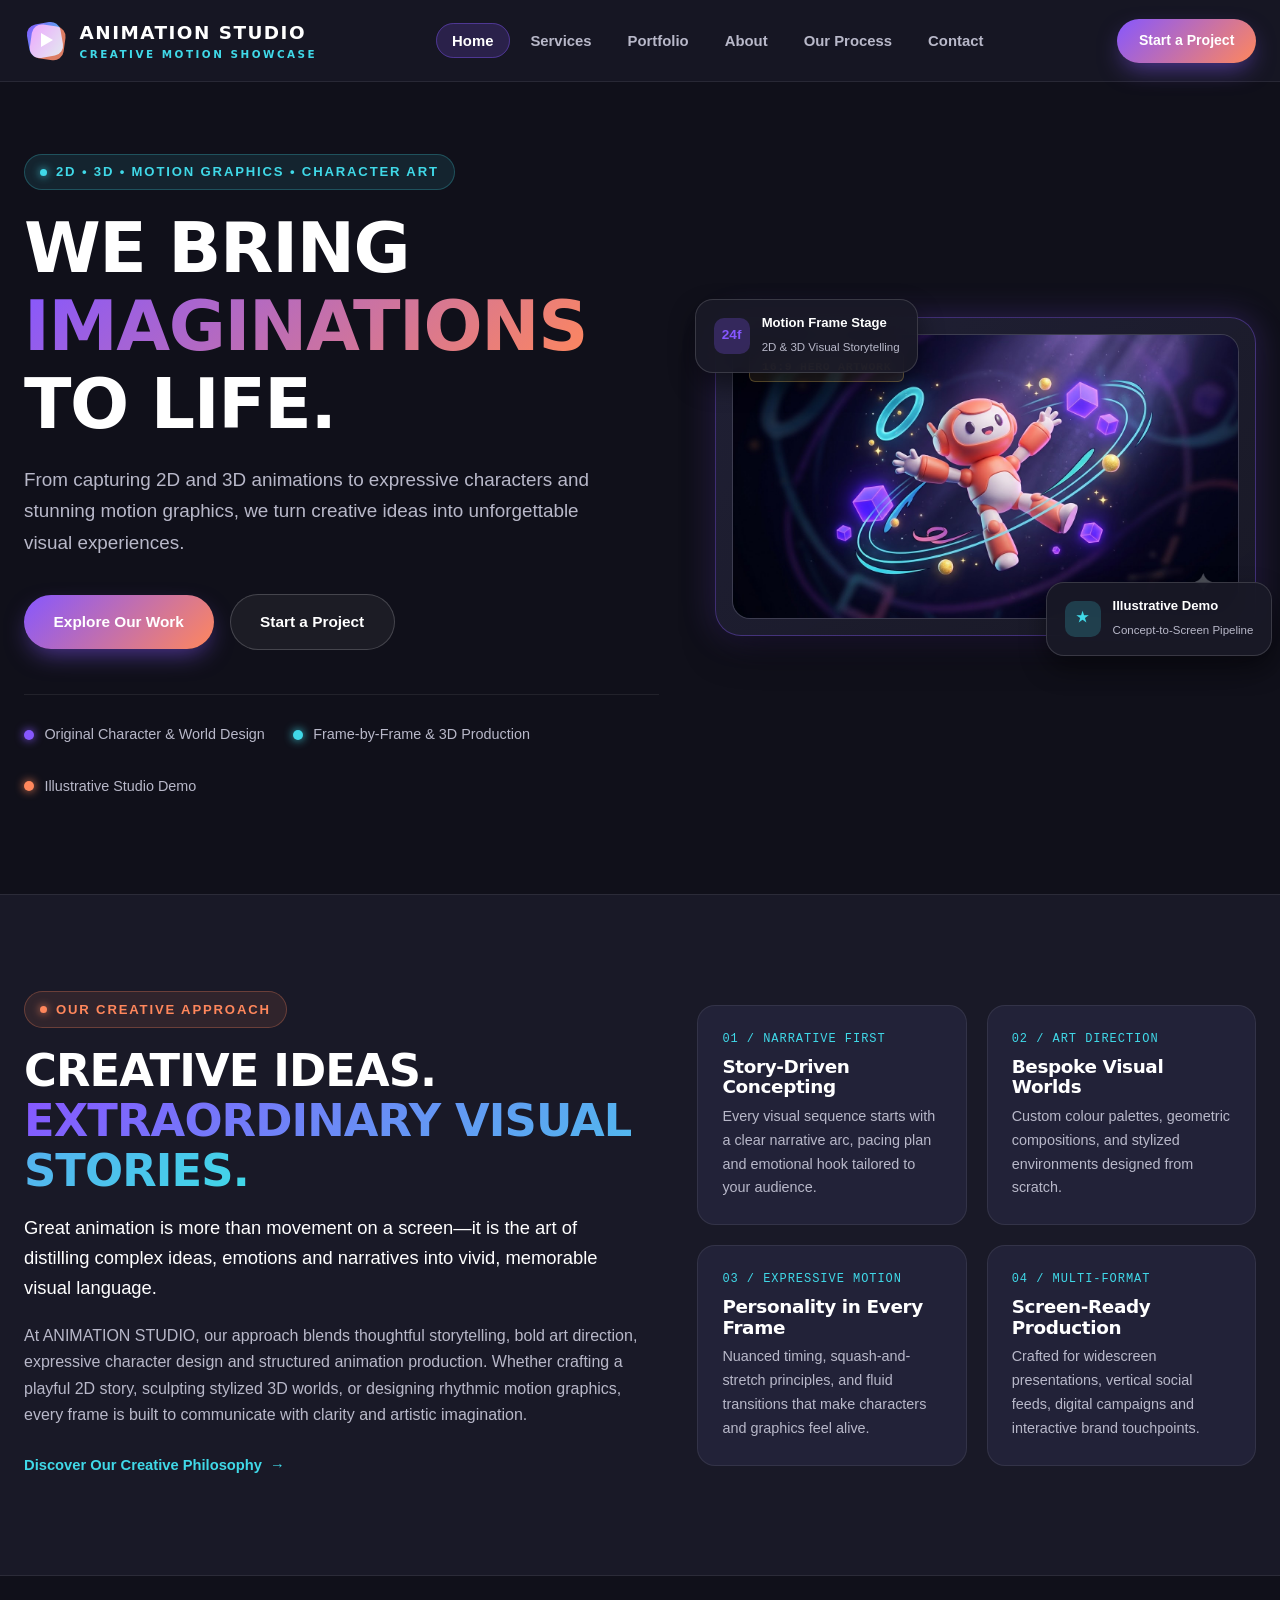
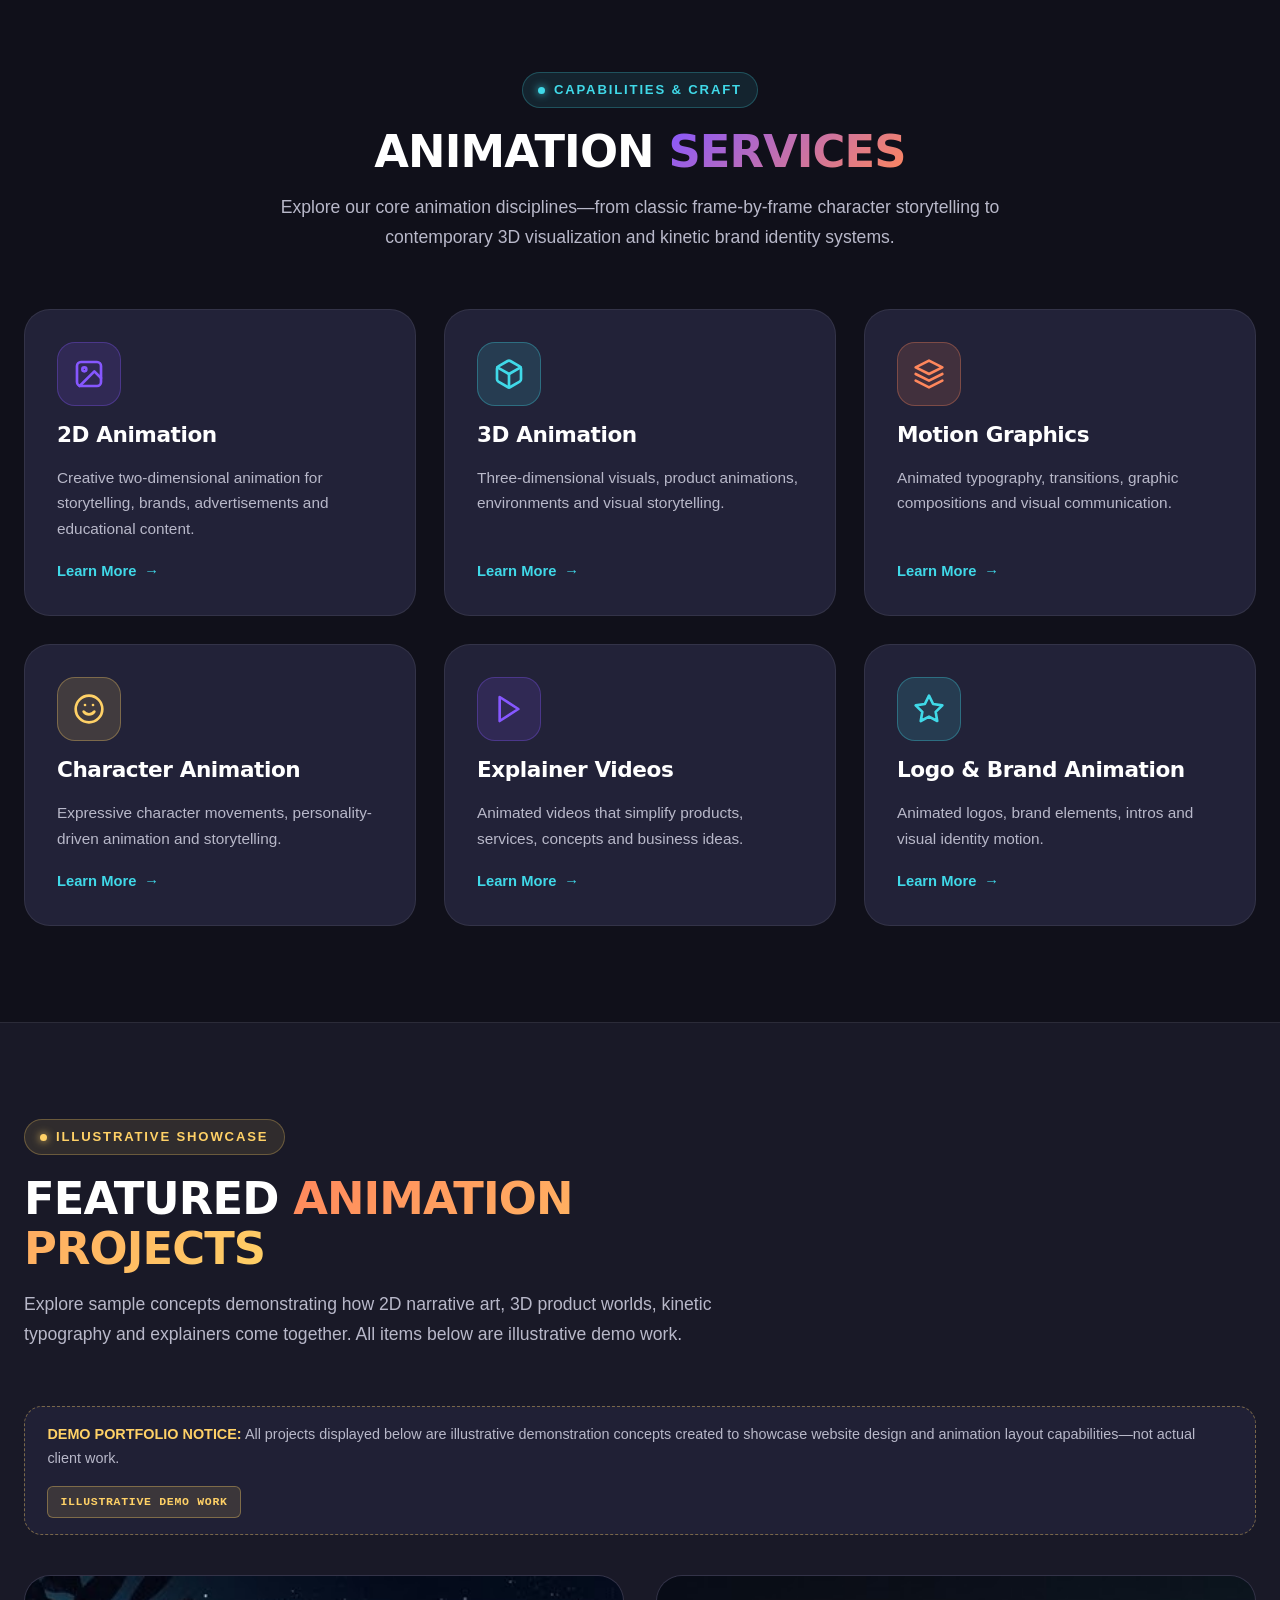
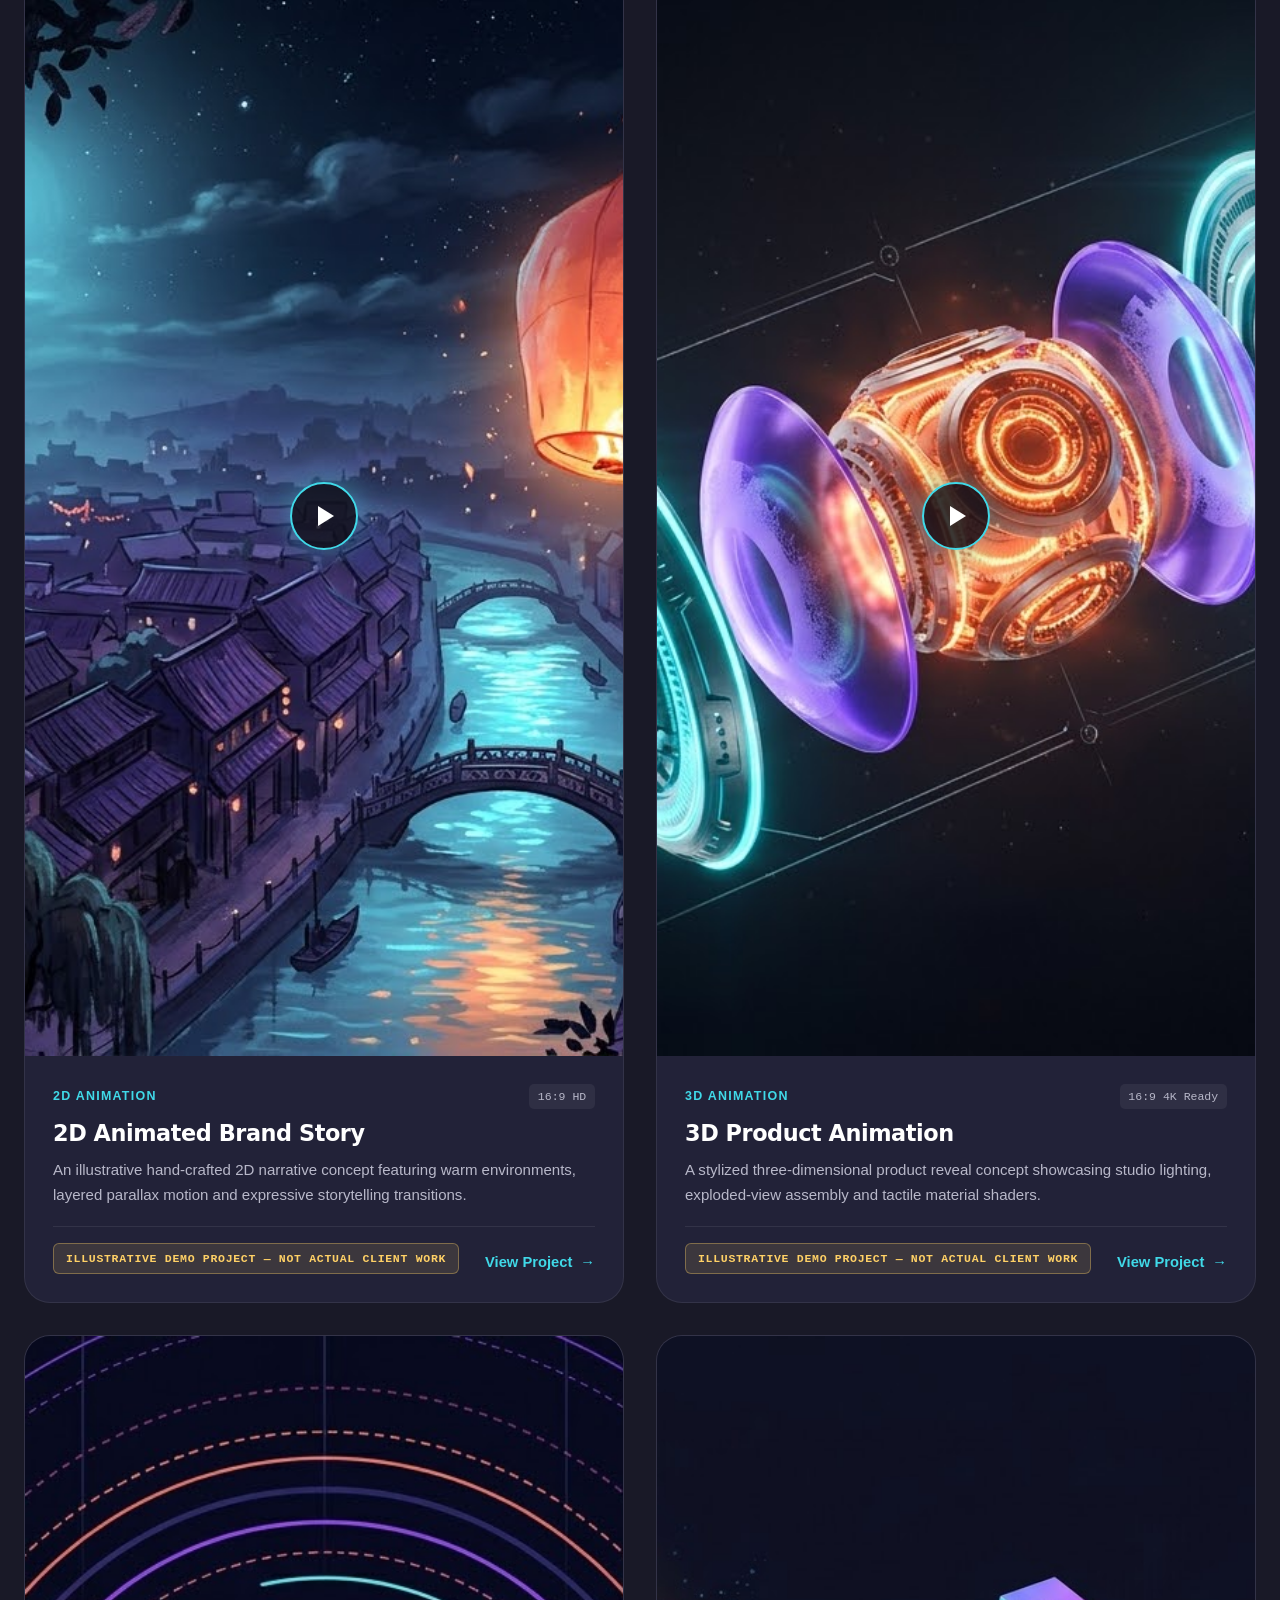
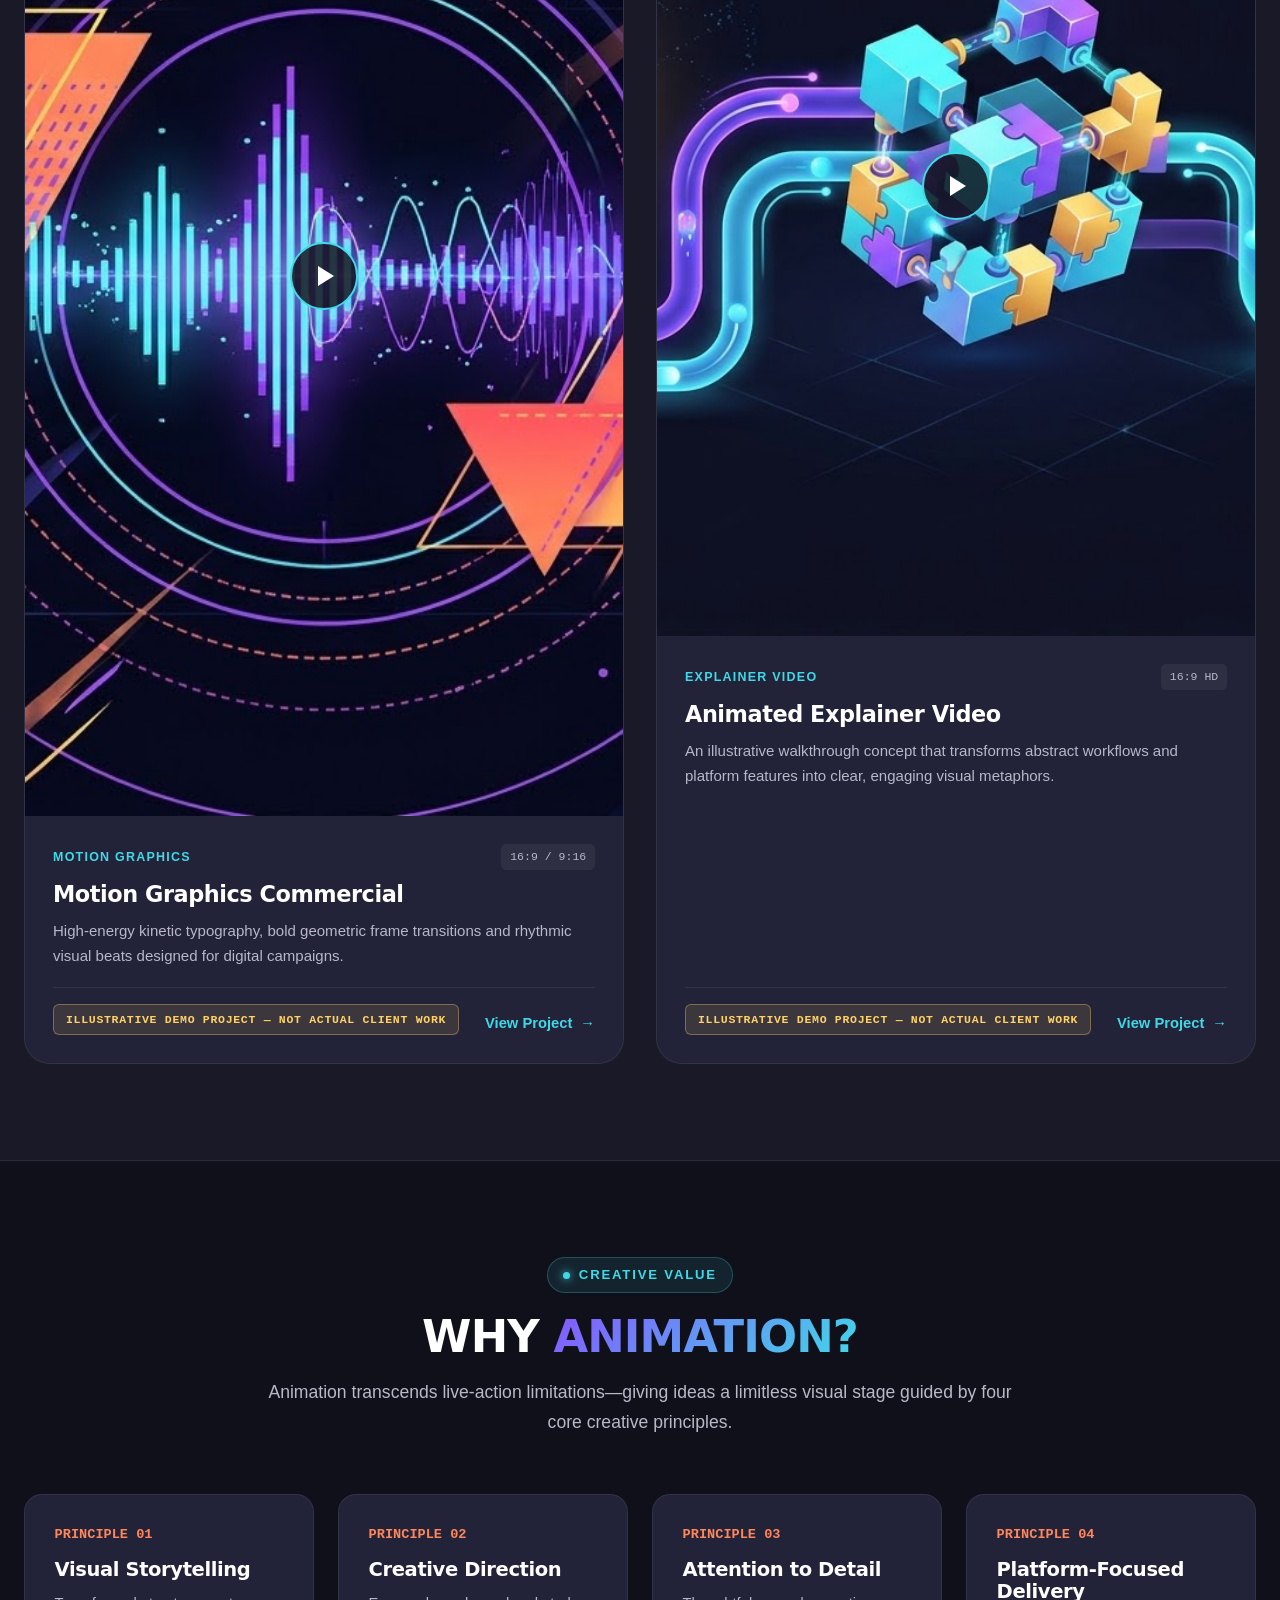
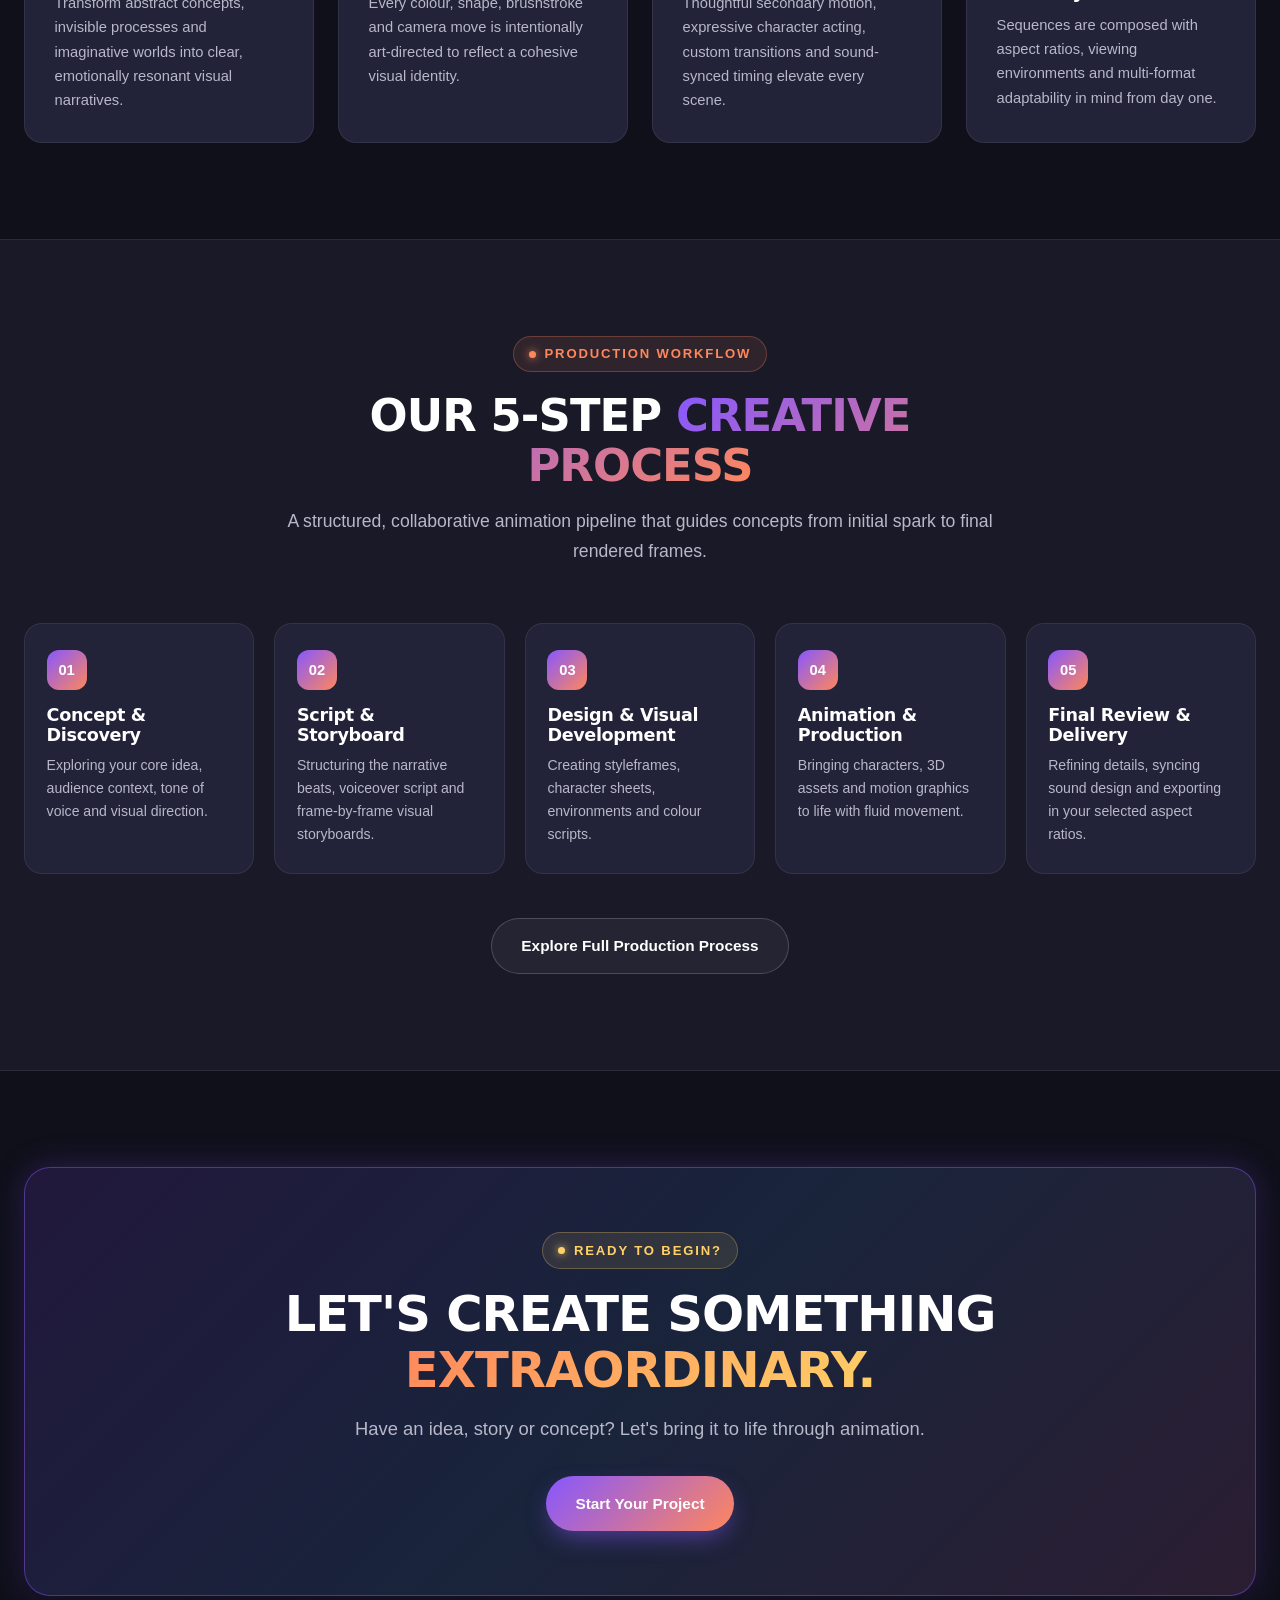
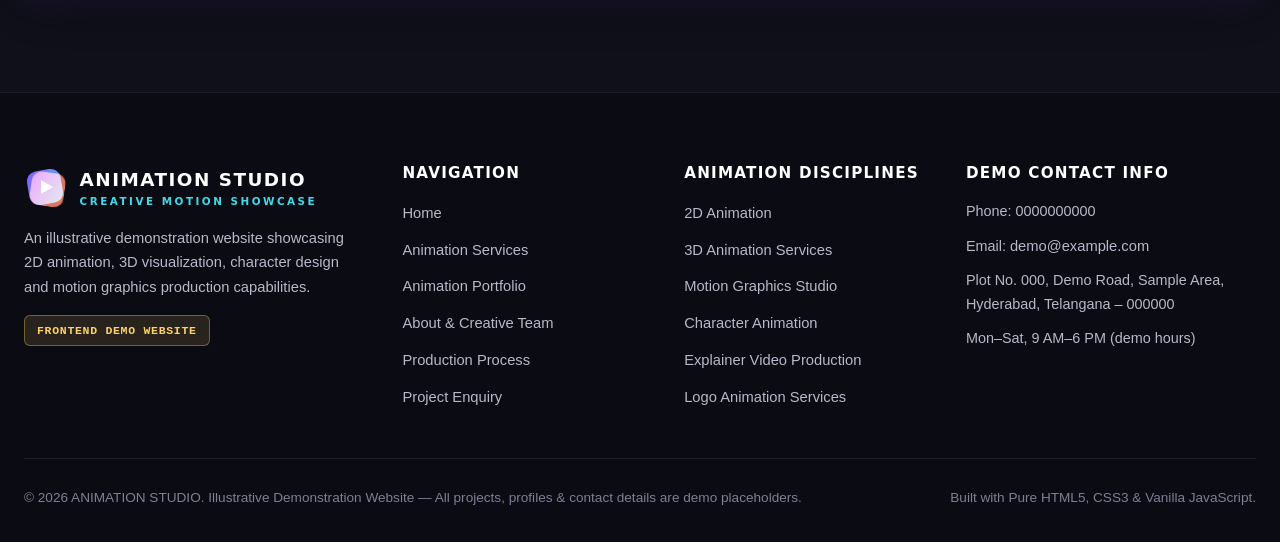
<file: index.html>
<!DOCTYPE html>
<html lang="en">
<head>
  <meta charset="UTF-8">
  <meta name="viewport" content="width=device-width, initial-scale=1.0">
  <title>ANIMATION STUDIO | 2D &amp; 3D Animation, Motion Graphics &amp; Visual Storytelling</title>
  <meta name="description" content="ANIMATION STUDIO is a creative animation production showcase specializing in 2D animation, 3D animation services, character animation, explainer video production, and motion graphics.">
  <meta name="keywords" content="Animation Studio, 2D Animation Studio, 3D Animation Services, Motion Graphics Studio, Character Animation, Explainer Video Production, Animated Video Production, Logo Animation Services">
  <meta property="og:title" content="ANIMATION STUDIO — We Bring Imaginations to Life">
  <meta property="og:description" content="From captivating 2D and 3D animations to expressive characters and stunning motion graphics, explore our illustrative animation production showcase.">
  <meta property="og:type" content="website">
  <meta property="og:url" content="index.html">
  <link rel="stylesheet" href="css/styles.css">
</head>
<body>
  <a href="#main-content" class="skip-link">Skip to main content</a>

  <!-- GLOBAL STICKY NAVIGATION -->
  <header class="site-header">
    <div class="container nav-container">
      <a href="index.html" class="brand-logo" aria-label="ANIMATION STUDIO Home">
        <span class="logo-mark" aria-hidden="true">
          <span class="logo-frame-1"></span>
          <span class="logo-frame-2"></span>
          <span class="logo-play"></span>
        </span>
        <span class="brand-text">
          ANIMATION STUDIO
          <span>Creative Motion Showcase</span>
        </span>
      </a>

      <nav aria-label="Primary Navigation">
        <ul class="nav-menu" id="primaryNav">
          <li><a href="index.html" class="nav-link active" aria-current="page">Home</a></li>
          <li><a href="services.html" class="nav-link">Services</a></li>
          <li><a href="portfolio.html" class="nav-link">Portfolio</a></li>
          <li><a href="about.html" class="nav-link">About</a></li>
          <li><a href="process.html" class="nav-link">Our Process</a></li>
          <li><a href="contact.html" class="nav-link">Contact</a></li>
        </ul>
      </nav>

      <div class="nav-actions">
        <a href="contact.html" class="btn btn-primary btn-sm">Start a Project</a>
        <button type="button" class="menu-toggle" aria-label="Toggle Menu" aria-expanded="false" aria-controls="primaryNav">
          <span class="bar"></span>
          <span class="bar"></span>
          <span class="bar"></span>
        </button>
      </div>
    </div>
  </header>

  <main id="main-content">
    <!-- A. HERO SECTION -->
    <section class="hero-section">
      <div class="container hero-grid">
        <div class="hero-content reveal">
          <span class="eyebrow">2D • 3D • Motion Graphics • Character Art</span>
          <h1 class="display-title">
            WE BRING <span class="text-gradient">IMAGINATIONS</span> TO LIFE.
          </h1>
          <p class="hero-description">
            From capturing 2D and 3D animations to expressive characters and stunning motion graphics, we turn creative ideas into unforgettable visual experiences.
          </p>
          <div class="btn-group">
            <a href="portfolio.html" class="btn btn-primary">Explore Our Work</a>
            <a href="contact.html" class="btn btn-secondary">Start a Project</a>
          </div>

          <div class="hero-meta-strip">
            <div class="hero-meta-item">
              <span class="meta-dot purple" aria-hidden="true"></span>
              <span>Original Character &amp; World Design</span>
            </div>
            <div class="hero-meta-item">
              <span class="meta-dot cyan" aria-hidden="true"></span>
              <span>Frame-by-Frame &amp; 3D Production</span>
            </div>
            <div class="hero-meta-item">
              <span class="meta-dot orange" aria-hidden="true"></span>
              <span>Illustrative Studio Demo</span>
            </div>
          </div>
        </div>

        <div class="hero-visual-wrap reveal">
          <div class="floating-chip chip-top-left">
            <div class="chip-icon purple" aria-hidden="true">24f</div>
            <div class="chip-text">
              <strong>Motion Frame Stage</strong>
              <span>2D &amp; 3D Visual Storytelling</span>
            </div>
          </div>

          <div class="hero-art-card">
            <div class="media-visual-wrap ratio-16-9">
              <img src="images/animation-studio-hero.jpeg" alt="ANIMATION STUDIO Hero Artwork — 3D and 2D visual storytelling, motion frames and expressive characters" class="media-visual-img" width="1920" height="1080" fetchpriority="high">
              <div class="media-badge-overlay">
                <span class="demo-badge">16:9 Hero Artwork</span>
              </div>
            </div>
          </div>

          <div class="floating-chip chip-bottom-right">
            <div class="chip-icon cyan" aria-hidden="true">★</div>
            <div class="chip-text">
              <strong>Illustrative Demo</strong>
              <span>Concept-to-Screen Pipeline</span>
            </div>
          </div>
        </div>
      </div>
    </section>

    <!-- B. INTRODUCTION SECTION -->
    <section class="section section-alt">
      <div class="container intro-grid">
        <div class="reveal">
          <span class="eyebrow eyebrow-orange">Our Creative Approach</span>
          <h2 class="section-title">CREATIVE IDEAS. <span class="text-gradient-cyber">EXTRAORDINARY VISUAL STORIES.</span></h2>
          <p class="intro-lead">
            Great animation is more than movement on a screen—it is the art of distilling complex ideas, emotions and narratives into vivid, memorable visual language.
          </p>
          <p class="intro-text">
            At ANIMATION STUDIO, our approach blends thoughtful storytelling, bold art direction, expressive character design and structured animation production. Whether crafting a playful 2D story, sculpting stylized 3D worlds, or designing rhythmic motion graphics, every frame is built to communicate with clarity and artistic imagination.
          </p>
          <a href="about.html" class="link-arrow">Discover Our Creative Philosophy <span aria-hidden="true">→</span></a>
        </div>

        <div class="intro-highlights reveal">
          <div class="highlight-box">
            <span class="highlight-tag">01 / Narrative First</span>
            <h3>Story-Driven Concepting</h3>
            <p>Every visual sequence starts with a clear narrative arc, pacing plan and emotional hook tailored to your audience.</p>
          </div>
          <div class="highlight-box">
            <span class="highlight-tag">02 / Art Direction</span>
            <h3>Bespoke Visual Worlds</h3>
            <p>Custom colour palettes, geometric compositions, and stylized environments designed from scratch.</p>
          </div>
          <div class="highlight-box">
            <span class="highlight-tag">03 / Expressive Motion</span>
            <h3>Personality in Every Frame</h3>
            <p>Nuanced timing, squash-and-stretch principles, and fluid transitions that make characters and graphics feel alive.</p>
          </div>
          <div class="highlight-box">
            <span class="highlight-tag">04 / Multi-Format</span>
            <h3>Screen-Ready Production</h3>
            <p>Crafted for widescreen presentations, vertical social feeds, digital campaigns and interactive brand touchpoints.</p>
          </div>
        </div>
      </div>
    </section>

    <!-- C. ANIMATION SERVICES (6 CARDS) -->
    <section class="section">
      <div class="container">
        <div class="section-header center reveal">
          <span class="eyebrow">Capabilities &amp; Craft</span>
          <h2 class="section-title">ANIMATION <span class="text-gradient">SERVICES</span></h2>
          <p class="section-subtitle">
            Explore our core animation disciplines—from classic frame-by-frame character storytelling to contemporary 3D visualization and kinetic brand identity systems.
          </p>
        </div>

        <div class="services-grid">
          <!-- 1. 2D Animation -->
          <article class="service-card reveal">
            <div class="service-illustration" aria-hidden="true">
              <svg width="32" height="32" viewBox="0 0 24 24" fill="none" stroke="#8657FF" stroke-width="2" stroke-linecap="round" stroke-linejoin="round">
                <rect x="3" y="3" width="18" height="18" rx="3"></rect>
                <circle cx="8.5" cy="8.5" r="1.5"></circle>
                <path d="M21 15l-5-5L5 21"></path>
              </svg>
            </div>
            <h3>2D Animation</h3>
            <p>Creative two-dimensional animation for storytelling, brands, advertisements and educational content.</p>
            <a href="services.html#service-2d" class="link-arrow">Learn More <span aria-hidden="true">→</span></a>
          </article>

          <!-- 2. 3D Animation -->
          <article class="service-card reveal">
            <div class="service-illustration cyan" aria-hidden="true">
              <svg width="32" height="32" viewBox="0 0 24 24" fill="none" stroke="#40D9E8" stroke-width="2" stroke-linecap="round" stroke-linejoin="round">
                <path d="M21 16V8a2 2 0 0 0-1-1.73l-7-4a2 2 0 0 0-2 0l-7 4A2 2 0 0 0 3 8v8a2 2 0 0 0 1 1.73l7 4a2 2 0 0 0 2 0l7-4A2 2 0 0 0 21 16z"></path>
                <polyline points="3.27 6.96 12 12.01 20.73 6.96"></polyline>
                <line x1="12" y1="22.08" x2="12" y2="12"></line>
              </svg>
            </div>
            <h3>3D Animation</h3>
            <p>Three-dimensional visuals, product animations, environments and visual storytelling.</p>
            <a href="services.html#service-3d" class="link-arrow">Learn More <span aria-hidden="true">→</span></a>
          </article>

          <!-- 3. Motion Graphics -->
          <article class="service-card reveal">
            <div class="service-illustration orange" aria-hidden="true">
              <svg width="32" height="32" viewBox="0 0 24 24" fill="none" stroke="#FF875C" stroke-width="2" stroke-linecap="round" stroke-linejoin="round">
                <polygon points="12 2 2 7 12 12 22 7 12 2"></polygon>
                <polyline points="2 17 12 22 22 17"></polyline>
                <polyline points="2 12 12 17 22 12"></polyline>
              </svg>
            </div>
            <h3>Motion Graphics</h3>
            <p>Animated typography, transitions, graphic compositions and visual communication.</p>
            <a href="services.html#service-motion" class="link-arrow">Learn More <span aria-hidden="true">→</span></a>
          </article>

          <!-- 4. Character Animation -->
          <article class="service-card reveal">
            <div class="service-illustration yellow" aria-hidden="true">
              <svg width="32" height="32" viewBox="0 0 24 24" fill="none" stroke="#FFD166" stroke-width="2" stroke-linecap="round" stroke-linejoin="round">
                <circle cx="12" cy="12" r="10"></circle>
                <path d="M8 14s1.5 2 4 2 4-2 4-2"></path>
                <line x1="9" y1="9" x2="9.01" y2="9"></line>
                <line x1="15" y1="9" x2="15.01" y2="9"></line>
              </svg>
            </div>
            <h3>Character Animation</h3>
            <p>Expressive character movements, personality-driven animation and storytelling.</p>
            <a href="services.html#service-character" class="link-arrow">Learn More <span aria-hidden="true">→</span></a>
          </article>

          <!-- 5. Explainer Videos -->
          <article class="service-card reveal">
            <div class="service-illustration" aria-hidden="true">
              <svg width="32" height="32" viewBox="0 0 24 24" fill="none" stroke="#8657FF" stroke-width="2" stroke-linecap="round" stroke-linejoin="round">
                <polygon points="5 3 19 12 5 21 5 3"></polygon>
              </svg>
            </div>
            <h3>Explainer Videos</h3>
            <p>Animated videos that simplify products, services, concepts and business ideas.</p>
            <a href="services.html#service-explainer" class="link-arrow">Learn More <span aria-hidden="true">→</span></a>
          </article>

          <!-- 6. Logo & Brand Animation -->
          <article class="service-card reveal">
            <div class="service-illustration cyan" aria-hidden="true">
              <svg width="32" height="32" viewBox="0 0 24 24" fill="none" stroke="#40D9E8" stroke-width="2" stroke-linecap="round" stroke-linejoin="round">
                <path d="M12 2L15.09 8.26 22 9.27 17 14.14 18.18 21.02 12 17.77 5.82 21.02 7 14.14 2 9.27 8.91 8.26 12 2z"></path>
              </svg>
            </div>
            <h3>Logo &amp; Brand Animation</h3>
            <p>Animated logos, brand elements, intros and visual identity motion.</p>
            <a href="services.html#service-logo" class="link-arrow">Learn More <span aria-hidden="true">→</span></a>
          </article>
        </div>
      </div>
    </section>

    <!-- D. FEATURED ANIMATION PROJECTS -->
    <section class="section section-alt">
      <div class="container">
        <div class="section-header reveal">
          <span class="eyebrow eyebrow-yellow">Illustrative Showcase</span>
          <h2 class="section-title">FEATURED <span class="text-gradient-warm">ANIMATION PROJECTS</span></h2>
          <p class="section-subtitle">
            Explore sample concepts demonstrating how 2D narrative art, 3D product worlds, kinetic typography and explainers come together. All items below are illustrative demo work.
          </p>
        </div>

        <div class="demo-banner reveal">
          <p><strong>DEMO PORTFOLIO NOTICE:</strong> All projects displayed below are illustrative demonstration concepts created to showcase website design and animation layout capabilities—not actual client work.</p>
          <span class="demo-badge">Illustrative Demo Work</span>
        </div>

        <div class="projects-grid">
          <!-- Featured Project 1 -->
          <article class="project-card reveal">
            <div class="project-thumb-wrap">
              <img src="images/portfolio-2d-animation.jpeg" alt="2D Animated Brand Story — Hand-crafted narrative artwork" class="project-thumb-img" loading="lazy" width="1920" height="1080">
              <a href="portfolio.html" class="play-trigger-btn" aria-label="Preview 2D Animated Brand Story on Portfolio Page">
                <span class="play-icon-triangle"></span>
              </a>
            </div>
            <div class="project-body">
              <div class="project-meta">
                <span class="project-category">2D Animation</span>
                <span class="aspect-pill">16:9 HD</span>
              </div>
              <h3>2D Animated Brand Story</h3>
              <p>An illustrative hand-crafted 2D narrative concept featuring warm environments, layered parallax motion and expressive storytelling transitions.</p>
              <div class="project-footer">
                <span class="demo-badge">ILLUSTRATIVE DEMO PROJECT — NOT ACTUAL CLIENT WORK</span>
                <a href="portfolio.html" class="link-arrow">View Project <span aria-hidden="true">→</span></a>
              </div>
            </div>
          </article>

          <!-- Featured Project 2 -->
          <article class="project-card reveal">
            <div class="project-thumb-wrap">
              <img src="images/portfolio-3d-animation.jpeg" alt="3D Product Animation — Exploded-view assembly and lighting" class="project-thumb-img" loading="lazy" width="1920" height="1080">
              <a href="portfolio.html" class="play-trigger-btn" aria-label="Preview 3D Product Animation on Portfolio Page">
                <span class="play-icon-triangle"></span>
              </a>
            </div>
            <div class="project-body">
              <div class="project-meta">
                <span class="project-category">3D Animation</span>
                <span class="aspect-pill">16:9 4K Ready</span>
              </div>
              <h3>3D Product Animation</h3>
              <p>A stylized three-dimensional product reveal concept showcasing studio lighting, exploded-view assembly and tactile material shaders.</p>
              <div class="project-footer">
                <span class="demo-badge">ILLUSTRATIVE DEMO PROJECT — NOT ACTUAL CLIENT WORK</span>
                <a href="portfolio.html" class="link-arrow">View Project <span aria-hidden="true">→</span></a>
              </div>
            </div>
          </article>

          <!-- Featured Project 3 -->
          <article class="project-card reveal">
            <div class="project-thumb-wrap">
              <img src="images/portfolio-motion-graphics.jpeg" alt="Motion Graphics Commercial — Kinetic typography and rhythm artwork" class="project-thumb-img" loading="lazy" width="1920" height="1080">
              <a href="portfolio.html" class="play-trigger-btn" aria-label="Preview Motion Graphics Commercial on Portfolio Page">
                <span class="play-icon-triangle"></span>
              </a>
            </div>
            <div class="project-body">
              <div class="project-meta">
                <span class="project-category">Motion Graphics</span>
                <span class="aspect-pill">16:9 / 9:16</span>
              </div>
              <h3>Motion Graphics Commercial</h3>
              <p>High-energy kinetic typography, bold geometric frame transitions and rhythmic visual beats designed for digital campaigns.</p>
              <div class="project-footer">
                <span class="demo-badge">ILLUSTRATIVE DEMO PROJECT — NOT ACTUAL CLIENT WORK</span>
                <a href="portfolio.html" class="link-arrow">View Project <span aria-hidden="true">→</span></a>
              </div>
            </div>
          </article>

          <!-- Featured Project 4 -->
          <article class="project-card reveal">
            <div class="project-thumb-wrap">
              <img src="images/explainer-animation.jpeg" alt="Animated Explainer Video — Concept-to-solution visual artwork" class="project-thumb-img" loading="lazy" width="1600" height="900">
              <a href="portfolio.html" class="play-trigger-btn" aria-label="Preview Animated Explainer Video on Portfolio Page">
                <span class="play-icon-triangle"></span>
              </a>
            </div>
            <div class="project-body">
              <div class="project-meta">
                <span class="project-category">Explainer Video</span>
                <span class="aspect-pill">16:9 HD</span>
              </div>
              <h3>Animated Explainer Video</h3>
              <p>An illustrative walkthrough concept that transforms abstract workflows and platform features into clear, engaging visual metaphors.</p>
              <div class="project-footer">
                <span class="demo-badge">ILLUSTRATIVE DEMO PROJECT — NOT ACTUAL CLIENT WORK</span>
                <a href="portfolio.html" class="link-arrow">View Project <span aria-hidden="true">→</span></a>
              </div>
            </div>
          </article>
        </div>
      </div>
    </section>

    <!-- E. WHY ANIMATION? (4 CREATIVE PRINCIPLES) -->
    <section class="section">
      <div class="container">
        <div class="section-header center reveal">
          <span class="eyebrow">Creative Value</span>
          <h2 class="section-title">WHY <span class="text-gradient-cyber">ANIMATION?</span></h2>
          <p class="section-subtitle">
            Animation transcends live-action limitations—giving ideas a limitless visual stage guided by four core creative principles.
          </p>
        </div>

        <div class="principles-grid">
          <article class="principle-card reveal">
            <span class="principle-num">PRINCIPLE 01</span>
            <h3>Visual Storytelling</h3>
            <p>Transform abstract concepts, invisible processes and imaginative worlds into clear, emotionally resonant visual narratives.</p>
          </article>

          <article class="principle-card reveal">
            <span class="principle-num">PRINCIPLE 02</span>
            <h3>Creative Direction</h3>
            <p>Every colour, shape, brushstroke and camera move is intentionally art-directed to reflect a cohesive visual identity.</p>
          </article>

          <article class="principle-card reveal">
            <span class="principle-num">PRINCIPLE 03</span>
            <h3>Attention to Detail</h3>
            <p>Thoughtful secondary motion, expressive character acting, custom transitions and sound-synced timing elevate every scene.</p>
          </article>

          <article class="principle-card reveal">
            <span class="principle-num">PRINCIPLE 04</span>
            <h3>Platform-Focused Delivery</h3>
            <p>Sequences are composed with aspect ratios, viewing environments and multi-format adaptability in mind from day one.</p>
          </article>
        </div>
      </div>
    </section>

    <!-- F. CREATIVE PROCESS (5-STEP ANIMATED TIMELINE) -->
    <section class="section section-alt">
      <div class="container">
        <div class="section-header center reveal">
          <span class="eyebrow eyebrow-orange">Production Workflow</span>
          <h2 class="section-title">OUR 5-STEP <span class="text-gradient">CREATIVE PROCESS</span></h2>
          <p class="section-subtitle">
            A structured, collaborative animation pipeline that guides concepts from initial spark to final rendered frames.
          </p>
        </div>

        <div class="timeline-steps">
          <div class="timeline-step reveal">
            <div class="step-badge">01</div>
            <h3>Concept &amp; Discovery</h3>
            <p>Exploring your core idea, audience context, tone of voice and visual direction.</p>
          </div>

          <div class="timeline-step reveal">
            <div class="step-badge">02</div>
            <h3>Script &amp; Storyboard</h3>
            <p>Structuring the narrative beats, voiceover script and frame-by-frame visual storyboards.</p>
          </div>

          <div class="timeline-step reveal">
            <div class="step-badge">03</div>
            <h3>Design &amp; Visual Development</h3>
            <p>Creating styleframes, character sheets, environments and colour scripts.</p>
          </div>

          <div class="timeline-step reveal">
            <div class="step-badge">04</div>
            <h3>Animation &amp; Production</h3>
            <p>Bringing characters, 3D assets and motion graphics to life with fluid movement.</p>
          </div>

          <div class="timeline-step reveal">
            <div class="step-badge">05</div>
            <h3>Final Review &amp; Delivery</h3>
            <p>Refining details, syncing sound design and exporting in your selected aspect ratios.</p>
          </div>
        </div>

        <div style="text-align: center; margin-top: 2.75rem;" class="reveal">
          <a href="process.html" class="btn btn-secondary">Explore Full Production Process</a>
        </div>
      </div>
    </section>

    <!-- G. FINAL CTA -->
    <section class="section">
      <div class="container">
        <div class="cta-banner reveal">
          <span class="eyebrow eyebrow-yellow">Ready to Begin?</span>
          <h2>LET'S CREATE SOMETHING <span class="text-gradient-warm">EXTRAORDINARY.</span></h2>
          <p>Have an idea, story or concept? Let's bring it to life through animation.</p>
          <a href="contact.html" class="btn btn-primary">Start Your Project</a>
        </div>
      </div>
    </section>
  </main>

  <!-- GLOBAL FOOTER -->
  <footer class="site-footer">
    <div class="container">
      <div class="footer-grid">
        <div class="footer-col">
          <a href="index.html" class="brand-logo" style="margin-bottom: 1rem;">
            <span class="logo-mark" aria-hidden="true">
              <span class="logo-frame-1"></span>
              <span class="logo-frame-2"></span>
              <span class="logo-play"></span>
            </span>
            <span class="brand-text">
              ANIMATION STUDIO
              <span>Creative Motion Showcase</span>
            </span>
          </a>
          <p style="color: var(--text-secondary); font-size: 0.92rem; margin-bottom: 1rem;">
            An illustrative demonstration website showcasing 2D animation, 3D visualization, character design and motion graphics production capabilities.
          </p>
          <span class="demo-badge">Frontend Demo Website</span>
        </div>

        <div class="footer-col">
          <h4>Navigation</h4>
          <ul class="footer-links">
            <li><a href="index.html">Home</a></li>
            <li><a href="services.html">Animation Services</a></li>
            <li><a href="portfolio.html">Animation Portfolio</a></li>
            <li><a href="about.html">About &amp; Creative Team</a></li>
            <li><a href="process.html">Production Process</a></li>
            <li><a href="contact.html">Project Enquiry</a></li>
          </ul>
        </div>

        <div class="footer-col">
          <h4>Animation Disciplines</h4>
          <ul class="footer-links">
            <li><a href="services.html#service-2d">2D Animation</a></li>
            <li><a href="services.html#service-3d">3D Animation Services</a></li>
            <li><a href="services.html#service-motion">Motion Graphics Studio</a></li>
            <li><a href="services.html#service-character">Character Animation</a></li>
            <li><a href="services.html#service-explainer">Explainer Video Production</a></li>
            <li><a href="services.html#service-logo">Logo Animation Services</a></li>
          </ul>
        </div>

        <div class="footer-col">
          <h4>Demo Contact Info</h4>
          <ul class="footer-links" style="color: var(--text-secondary); font-size: 0.9rem;">
            <li>Phone: 0000000000</li>
            <li>Email: <a href="mailto:demo@example.com">demo@example.com</a></li>
            <li>Plot No. 000, Demo Road, Sample Area, Hyderabad, Telangana – 000000</li>
            <li>Mon–Sat, 9 AM–6 PM (demo hours)</li>
          </ul>
        </div>
      </div>

      <div class="footer-bottom">
        <p>&copy; 2026 ANIMATION STUDIO. Illustrative Demonstration Website — All projects, profiles &amp; contact details are demo placeholders.</p>
        <p>Built with Pure HTML5, CSS3 &amp; Vanilla JavaScript.</p>
      </div>
    </div>
  </footer>

  <button type="button" id="backToTop" class="back-to-top" aria-label="Back to top">↑</button>
  <script src="js/main.js"></script>
</body>
</html>
</file>
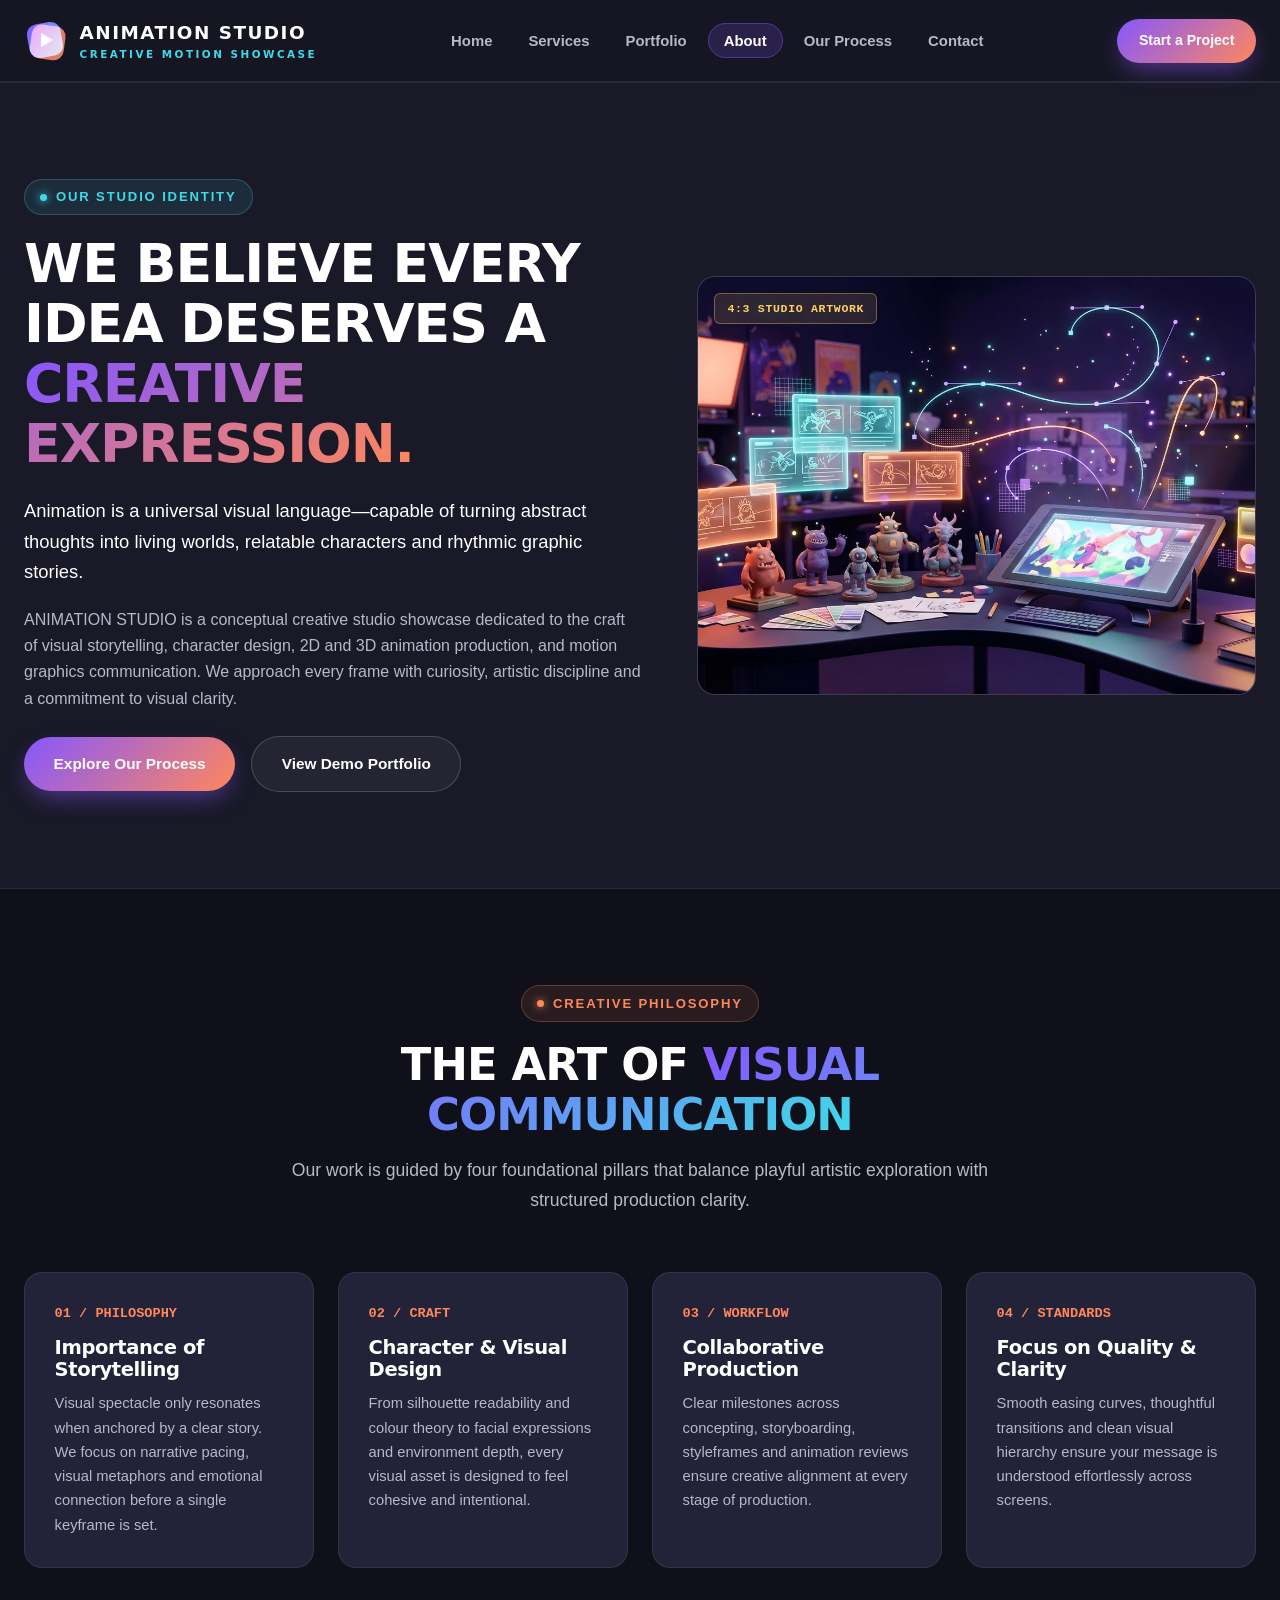
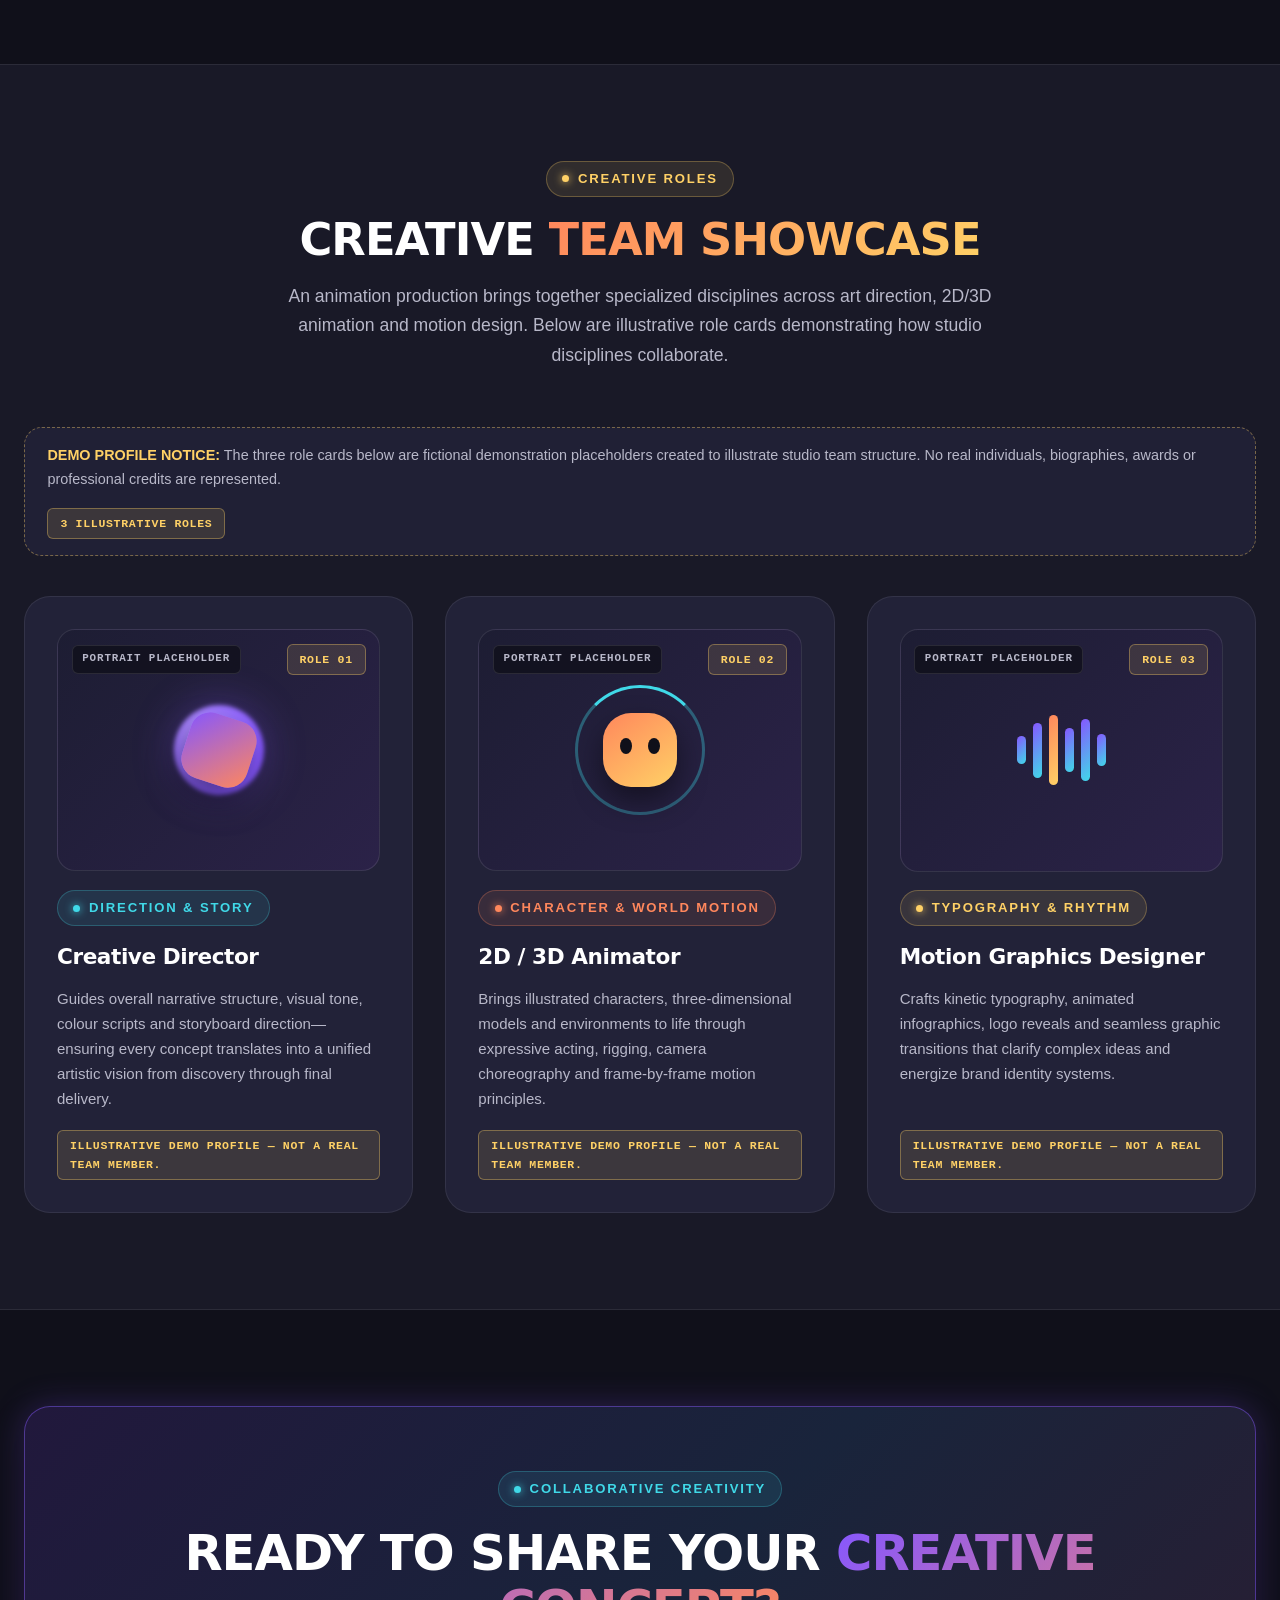
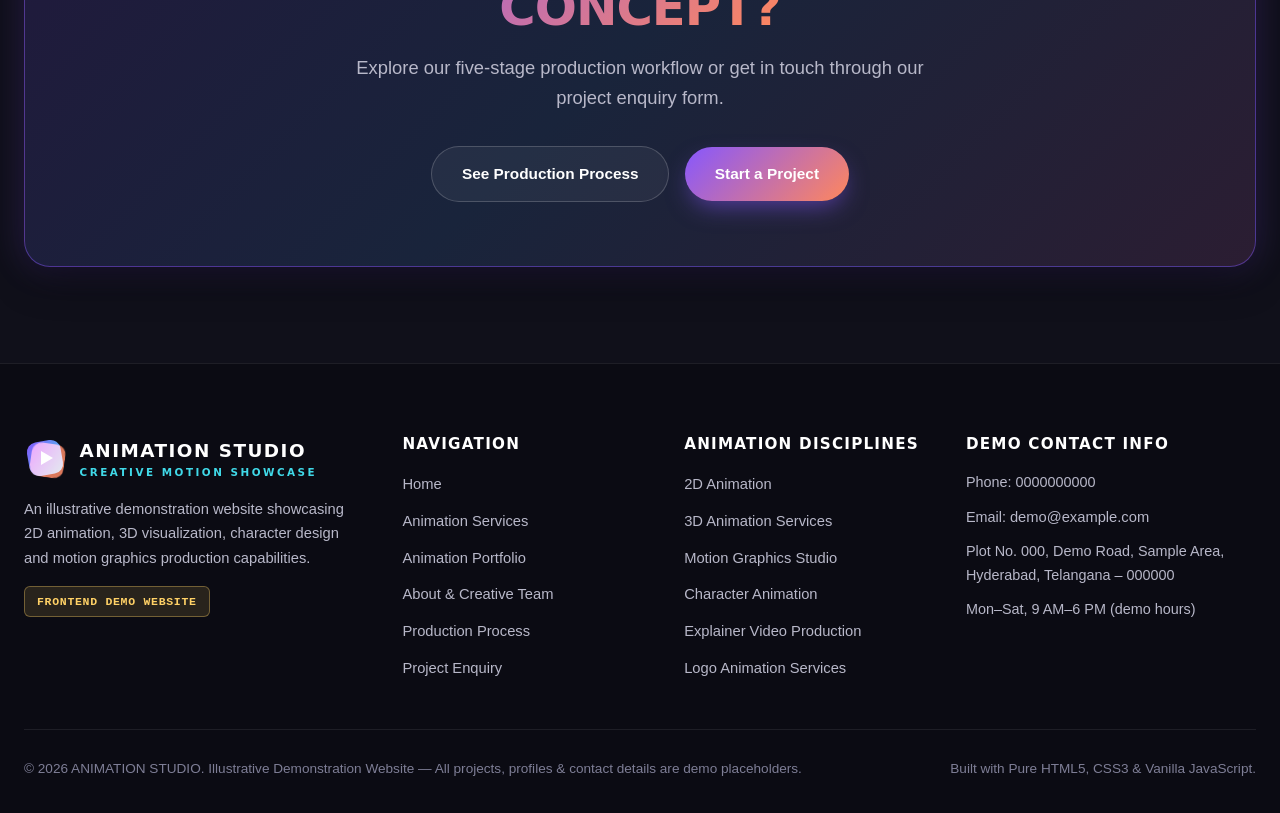
<file: about.html>
<!DOCTYPE html>
<html lang="en">
<head>
  <meta charset="UTF-8">
  <meta name="viewport" content="width=device-width, initial-scale=1.0">
  <title>About &amp; Creative Team | Visual Storytelling Philosophy — ANIMATION STUDIO</title>
  <meta name="description" content="Learn about the creative philosophy, character design craft, and collaborative production approach of ANIMATION STUDIO, along with illustrative demo team profiles.">
  <meta name="keywords" content="Animation Studio, 2D Animation Studio, 3D Animation Services, Motion Graphics Studio, Character Animation, Visual Storytelling, Creative Animation Team">
  <meta property="og:title" content="About &amp; Creative Team — ANIMATION STUDIO">
  <meta property="og:description" content="We believe every idea deserves a creative expression. Explore our visual storytelling philosophy and illustrative demo creative team.">
  <meta property="og:type" content="website">
  <meta property="og:url" content="about.html">
  <link rel="stylesheet" href="css/styles.css">
</head>
<body>
  <a href="#main-content" class="skip-link">Skip to main content</a>

  <!-- GLOBAL STICKY NAVIGATION -->
  <header class="site-header">
    <div class="container nav-container">
      <a href="index.html" class="brand-logo" aria-label="ANIMATION STUDIO Home">
        <span class="logo-mark" aria-hidden="true">
          <span class="logo-frame-1"></span>
          <span class="logo-frame-2"></span>
          <span class="logo-play"></span>
        </span>
        <span class="brand-text">
          ANIMATION STUDIO
          <span>Creative Motion Showcase</span>
        </span>
      </a>

      <nav aria-label="Primary Navigation">
        <ul class="nav-menu" id="primaryNav">
          <li><a href="index.html" class="nav-link">Home</a></li>
          <li><a href="services.html" class="nav-link">Services</a></li>
          <li><a href="portfolio.html" class="nav-link">Portfolio</a></li>
          <li><a href="about.html" class="nav-link active" aria-current="page">About</a></li>
          <li><a href="process.html" class="nav-link">Our Process</a></li>
          <li><a href="contact.html" class="nav-link">Contact</a></li>
        </ul>
      </nav>

      <div class="nav-actions">
        <a href="contact.html" class="btn btn-primary btn-sm">Start a Project</a>
        <button type="button" class="menu-toggle" aria-label="Toggle Menu" aria-expanded="false" aria-controls="primaryNav">
          <span class="bar"></span>
          <span class="bar"></span>
          <span class="bar"></span>
        </button>
      </div>
    </div>
  </header>

  <main id="main-content">
    <!-- ABOUT HERO -->
    <section class="section section-alt">
      <div class="container intro-grid">
        <div class="reveal">
          <span class="eyebrow">Our Studio Identity</span>
          <h1 class="display-title" style="font-size: clamp(2rem, 4.2vw, 3.5rem);">
            WE BELIEVE EVERY IDEA DESERVES A <span class="text-gradient">CREATIVE EXPRESSION.</span>
          </h1>
          <p class="intro-lead">
            Animation is a universal visual language—capable of turning abstract thoughts into living worlds, relatable characters and rhythmic graphic stories.
          </p>
          <p class="intro-text">
            ANIMATION STUDIO is a conceptual creative studio showcase dedicated to the craft of visual storytelling, character design, 2D and 3D animation production, and motion graphics communication. We approach every frame with curiosity, artistic discipline and a commitment to visual clarity.
          </p>
          <div class="btn-group">
            <a href="process.html" class="btn btn-primary">Explore Our Process</a>
            <a href="portfolio.html" class="btn btn-secondary">View Demo Portfolio</a>
          </div>
        </div>

        <div class="reveal">
          <div class="media-visual-wrap ratio-4-3">
            <img src="images/animation-creative-team.jpeg" alt="Illustrative creative studio workspace and collaborative animation storyboard wall" class="media-visual-img" loading="lazy" width="1600" height="1200">
            <div class="media-badge-overlay">
              <span class="demo-badge">4:3 Studio Artwork</span>
            </div>
          </div>
        </div>
      </div>
    </section>

    <!-- CREATIVE PHILOSOPHY & STORYTELLING PILLARS -->
    <section class="section">
      <div class="container">
        <div class="section-header center reveal">
          <span class="eyebrow eyebrow-orange">Creative Philosophy</span>
          <h2 class="section-title">THE ART OF <span class="text-gradient-cyber">VISUAL COMMUNICATION</span></h2>
          <p class="section-subtitle">
            Our work is guided by four foundational pillars that balance playful artistic exploration with structured production clarity.
          </p>
        </div>

        <div class="principles-grid">
          <article class="principle-card reveal">
            <span class="principle-num">01 / PHILOSOPHY</span>
            <h3>Importance of Storytelling</h3>
            <p>Visual spectacle only resonates when anchored by a clear story. We focus on narrative pacing, visual metaphors and emotional connection before a single keyframe is set.</p>
          </article>

          <article class="principle-card reveal">
            <span class="principle-num">02 / CRAFT</span>
            <h3>Character &amp; Visual Design</h3>
            <p>From silhouette readability and colour theory to facial expressions and environment depth, every visual asset is designed to feel cohesive and intentional.</p>
          </article>

          <article class="principle-card reveal">
            <span class="principle-num">03 / WORKFLOW</span>
            <h3>Collaborative Production</h3>
            <p>Clear milestones across concepting, storyboarding, styleframes and animation reviews ensure creative alignment at every stage of production.</p>
          </article>

          <article class="principle-card reveal">
            <span class="principle-num">04 / STANDARDS</span>
            <h3>Focus on Quality &amp; Clarity</h3>
            <p>Smooth easing curves, thoughtful transitions and clean visual hierarchy ensure your message is understood effortlessly across screens.</p>
          </article>
        </div>
      </div>
    </section>

    <!-- CREATIVE TEAM (3 FICTIONAL DEMO PROFILE CARDS) -->
    <section class="section section-alt">
      <div class="container">
        <div class="section-header center reveal">
          <span class="eyebrow eyebrow-yellow">Creative Roles</span>
          <h2 class="section-title">CREATIVE <span class="text-gradient-warm">TEAM SHOWCASE</span></h2>
          <p class="section-subtitle">
            An animation production brings together specialized disciplines across art direction, 2D/3D animation and motion design. Below are illustrative role cards demonstrating how studio disciplines collaborate.
          </p>
        </div>

        <div class="demo-banner reveal">
          <p><strong>DEMO PROFILE NOTICE:</strong> The three role cards below are fictional demonstration placeholders created to illustrate studio team structure. No real individuals, biographies, awards or professional credits are represented.</p>
          <span class="demo-badge">3 Illustrative Roles</span>
        </div>

        <div class="team-grid">
          <!-- Profile 1: Creative Director -->
          <article class="team-card reveal">
            <div class="avatar-illustration" role="img" aria-label="Portrait illustration placeholder for Creative Director demo role">
              <div class="placeholder-top" style="position: absolute; top: 0.85rem; left: 0.85rem; right: 0.85rem;">
                <span class="placeholder-tag">Portrait Placeholder</span>
                <span class="demo-badge">Role 01</span>
              </div>
              <div class="art-orb purple" style="width: 90px; height: 90px;"></div>
              <div class="art-cube" style="width: 68px; height: 68px;"></div>
            </div>
            <span class="eyebrow" style="align-self: flex-start; margin-bottom: 0;">Direction &amp; Story</span>
            <h3 class="team-role-title">Creative Director</h3>
            <p class="team-bio">
              Guides overall narrative structure, visual tone, colour scripts and storyboard direction—ensuring every concept translates into a unified artistic vision from discovery through final delivery.
            </p>
            <div class="demo-badge">
              ILLUSTRATIVE DEMO PROFILE — NOT A REAL TEAM MEMBER.
            </div>
          </article>

          <!-- Profile 2: 2D / 3D Animator -->
          <article class="team-card reveal">
            <div class="avatar-illustration" role="img" aria-label="Portrait illustration placeholder for 2D and 3D Animator demo role">
              <div class="placeholder-top" style="position: absolute; top: 0.85rem; left: 0.85rem; right: 0.85rem;">
                <span class="placeholder-tag">Portrait Placeholder</span>
                <span class="demo-badge">Role 02</span>
              </div>
              <div class="art-ring" style="width: 130px; height: 130px;"></div>
              <div class="art-character-face" style="width: 74px; height: 74px;"></div>
            </div>
            <span class="eyebrow eyebrow-orange" style="align-self: flex-start; margin-bottom: 0;">Character &amp; World Motion</span>
            <h3 class="team-role-title">2D / 3D Animator</h3>
            <p class="team-bio">
              Brings illustrated characters, three-dimensional models and environments to life through expressive acting, rigging, camera choreography and frame-by-frame motion principles.
            </p>
            <div class="demo-badge">
              ILLUSTRATIVE DEMO PROFILE — NOT A REAL TEAM MEMBER.
            </div>
          </article>

          <!-- Profile 3: Motion Graphics Designer -->
          <article class="team-card reveal">
            <div class="avatar-illustration" role="img" aria-label="Portrait illustration placeholder for Motion Graphics Designer demo role">
              <div class="placeholder-top" style="position: absolute; top: 0.85rem; left: 0.85rem; right: 0.85rem;">
                <span class="placeholder-tag">Portrait Placeholder</span>
                <span class="demo-badge">Role 03</span>
              </div>
              <div class="art-wave-bars">
                <span></span><span></span><span></span><span></span><span></span><span></span>
              </div>
            </div>
            <span class="eyebrow eyebrow-yellow" style="align-self: flex-start; margin-bottom: 0;">Typography &amp; Rhythm</span>
            <h3 class="team-role-title">Motion Graphics Designer</h3>
            <p class="team-bio">
              Crafts kinetic typography, animated infographics, logo reveals and seamless graphic transitions that clarify complex ideas and energize brand identity systems.
            </p>
            <div class="demo-badge">
              ILLUSTRATIVE DEMO PROFILE — NOT A REAL TEAM MEMBER.
            </div>
          </article>
        </div>
      </div>
    </section>

    <!-- FINAL CTA -->
    <section class="section">
      <div class="container">
        <div class="cta-banner reveal">
          <span class="eyebrow">Collaborative Creativity</span>
          <h2>READY TO SHARE YOUR <span class="text-gradient">CREATIVE CONCEPT?</span></h2>
          <p>Explore our five-stage production workflow or get in touch through our project enquiry form.</p>
          <div class="btn-group" style="justify-content: center;">
            <a href="process.html" class="btn btn-secondary">See Production Process</a>
            <a href="contact.html" class="btn btn-primary">Start a Project</a>
          </div>
        </div>
      </div>
    </section>
  </main>

  <!-- GLOBAL FOOTER -->
  <footer class="site-footer">
    <div class="container">
      <div class="footer-grid">
        <div class="footer-col">
          <a href="index.html" class="brand-logo" style="margin-bottom: 1rem;">
            <span class="logo-mark" aria-hidden="true">
              <span class="logo-frame-1"></span>
              <span class="logo-frame-2"></span>
              <span class="logo-play"></span>
            </span>
            <span class="brand-text">
              ANIMATION STUDIO
              <span>Creative Motion Showcase</span>
            </span>
          </a>
          <p style="color: var(--text-secondary); font-size: 0.92rem; margin-bottom: 1rem;">
            An illustrative demonstration website showcasing 2D animation, 3D visualization, character design and motion graphics production capabilities.
          </p>
          <span class="demo-badge">Frontend Demo Website</span>
        </div>

        <div class="footer-col">
          <h4>Navigation</h4>
          <ul class="footer-links">
            <li><a href="index.html">Home</a></li>
            <li><a href="services.html">Animation Services</a></li>
            <li><a href="portfolio.html">Animation Portfolio</a></li>
            <li><a href="about.html">About &amp; Creative Team</a></li>
            <li><a href="process.html">Production Process</a></li>
            <li><a href="contact.html">Project Enquiry</a></li>
          </ul>
        </div>

        <div class="footer-col">
          <h4>Animation Disciplines</h4>
          <ul class="footer-links">
            <li><a href="services.html#service-2d">2D Animation</a></li>
            <li><a href="services.html#service-3d">3D Animation Services</a></li>
            <li><a href="services.html#service-motion">Motion Graphics Studio</a></li>
            <li><a href="services.html#service-character">Character Animation</a></li>
            <li><a href="services.html#service-explainer">Explainer Video Production</a></li>
            <li><a href="services.html#service-logo">Logo Animation Services</a></li>
          </ul>
        </div>

        <div class="footer-col">
          <h4>Demo Contact Info</h4>
          <ul class="footer-links" style="color: var(--text-secondary); font-size: 0.9rem;">
            <li>Phone: 0000000000</li>
            <li>Email: <a href="mailto:demo@example.com">demo@example.com</a></li>
            <li>Plot No. 000, Demo Road, Sample Area, Hyderabad, Telangana – 000000</li>
            <li>Mon–Sat, 9 AM–6 PM (demo hours)</li>
          </ul>
        </div>
      </div>

      <div class="footer-bottom">
        <p>&copy; 2026 ANIMATION STUDIO. Illustrative Demonstration Website — All projects, profiles &amp; contact details are demo placeholders.</p>
        <p>Built with Pure HTML5, CSS3 &amp; Vanilla JavaScript.</p>
      </div>
    </div>
  </footer>

  <button type="button" id="backToTop" class="back-to-top" aria-label="Back to top">↑</button>
  <script src="js/main.js"></script>
</body>
</html>
</file>
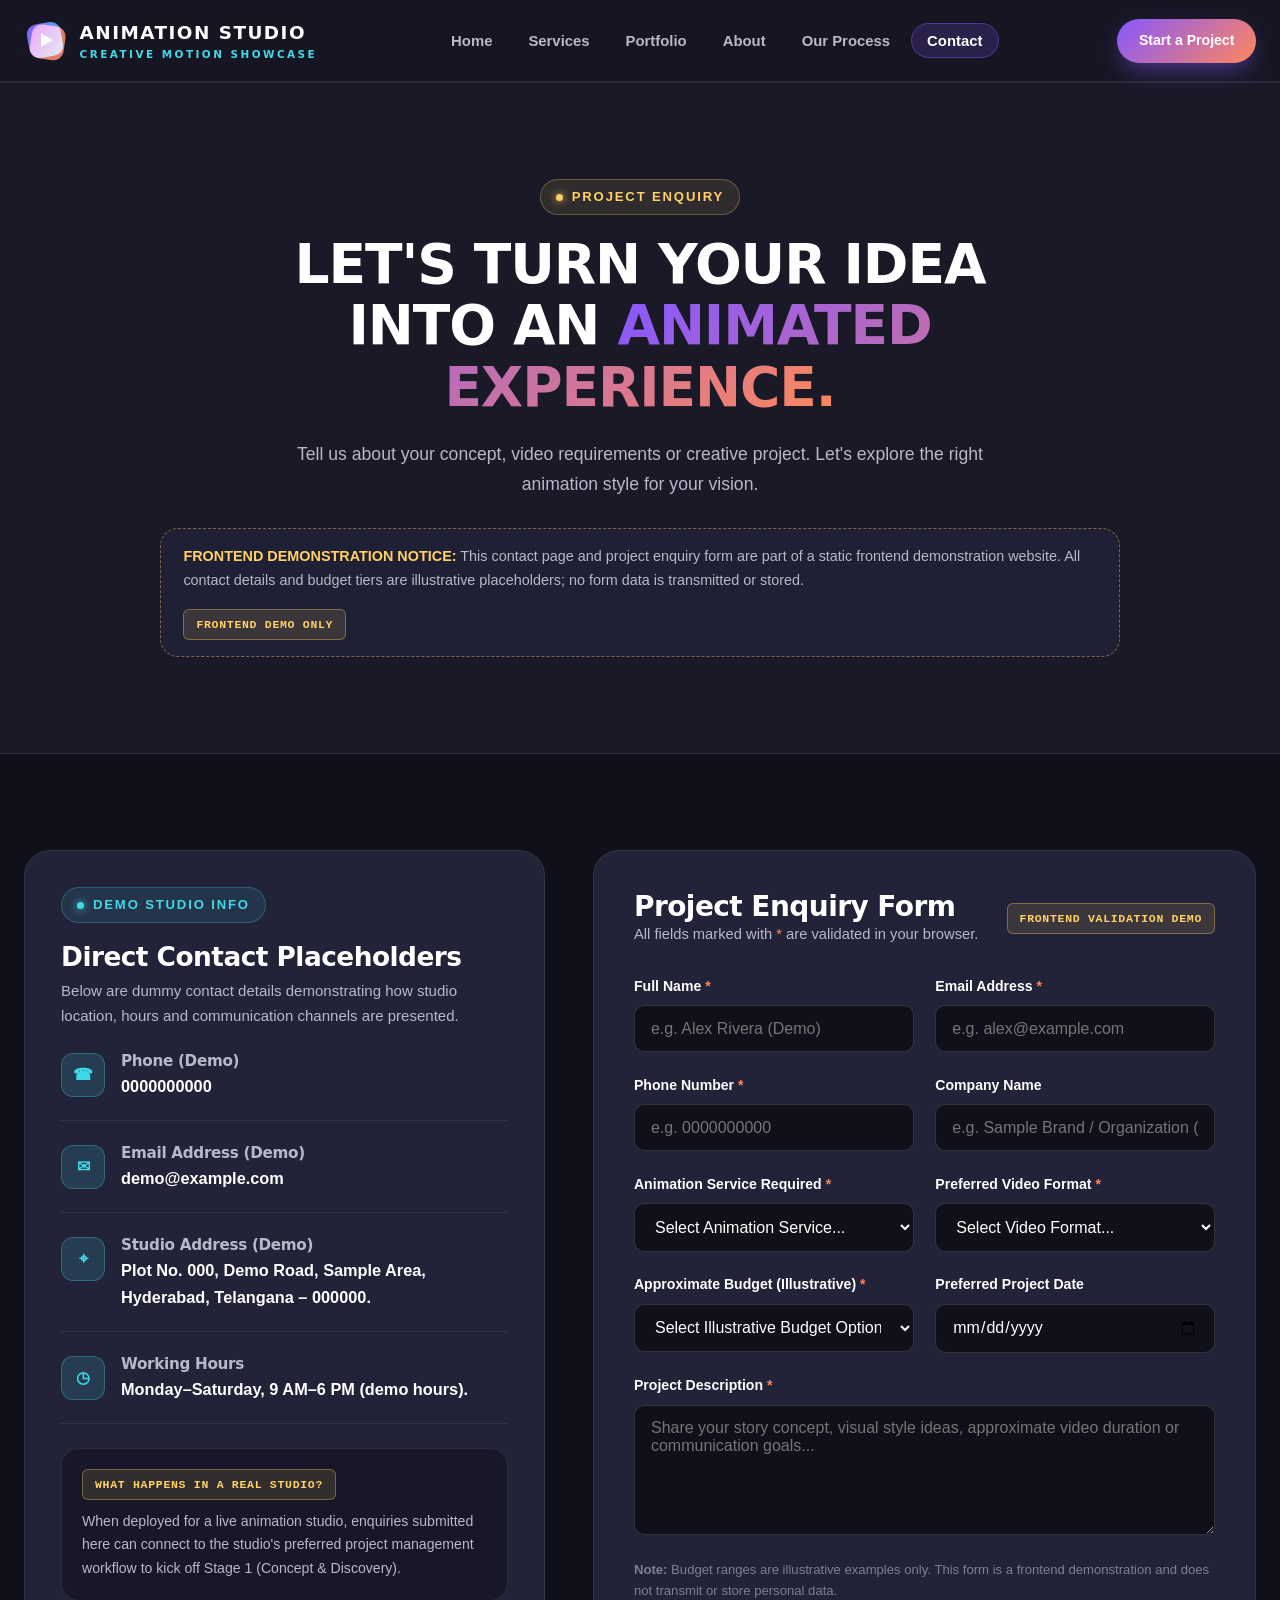
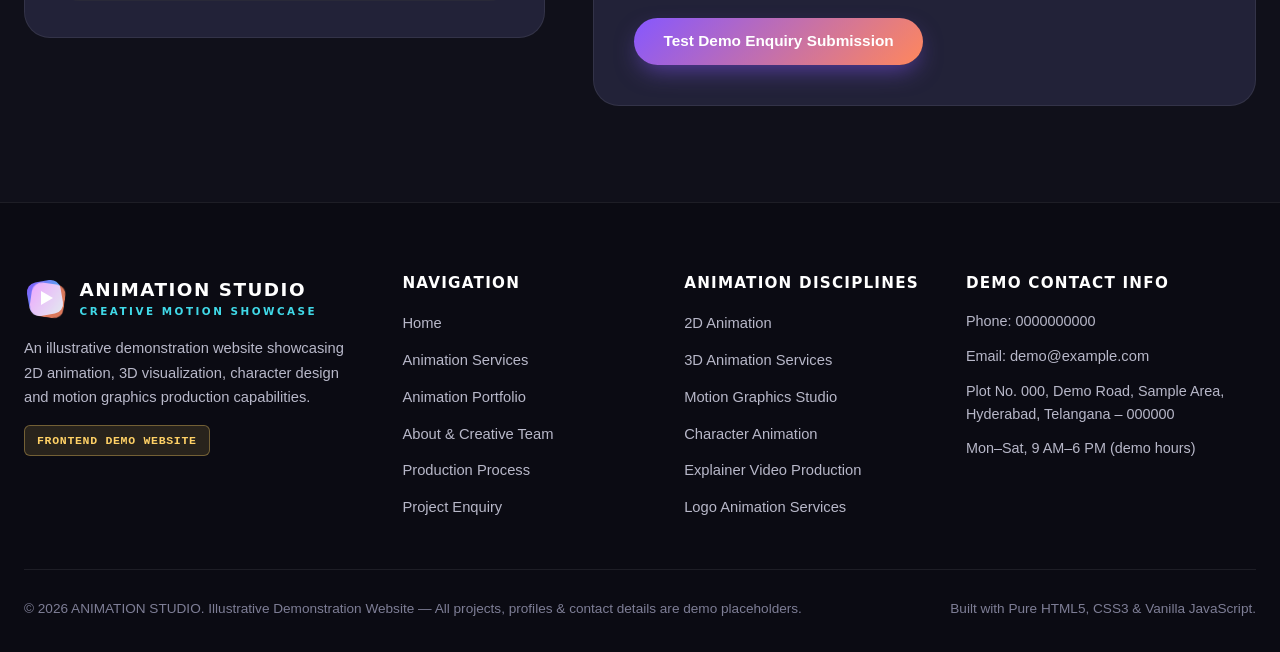
<file: contact.html>
<!DOCTYPE html>
<html lang="en">
<head>
  <meta charset="UTF-8">
  <meta name="viewport" content="width=device-width, initial-scale=1.0">
  <title>Project Enquiry &amp; Contact | Start Your Animation Project — ANIMATION STUDIO</title>
  <meta name="description" content="Start an animation project enquiry with ANIMATION STUDIO. Share your 2D animation, 3D animation, character design, explainer video, or motion graphics concept.">
  <meta name="keywords" content="Animation Project Enquiry, Contact Animation Studio, 2D Animation Studio, 3D Animation Services, Motion Graphics Studio, Explainer Video Production, Logo Animation Services">
  <meta property="og:title" content="Let's Turn Your Idea Into an Animated Experience — ANIMATION STUDIO">
  <meta property="og:description" content="Tell us about your concept, video requirements or creative project using our interactive frontend demonstration enquiry form.">
  <meta property="og:type" content="website">
  <meta property="og:url" content="contact.html">
  <link rel="stylesheet" href="css/styles.css">
</head>
<body>
  <a href="#main-content" class="skip-link">Skip to main content</a>

  <!-- GLOBAL STICKY NAVIGATION -->
  <header class="site-header">
    <div class="container nav-container">
      <a href="index.html" class="brand-logo" aria-label="ANIMATION STUDIO Home">
        <span class="logo-mark" aria-hidden="true">
          <span class="logo-frame-1"></span>
          <span class="logo-frame-2"></span>
          <span class="logo-play"></span>
        </span>
        <span class="brand-text">
          ANIMATION STUDIO
          <span>Creative Motion Showcase</span>
        </span>
      </a>

      <nav aria-label="Primary Navigation">
        <ul class="nav-menu" id="primaryNav">
          <li><a href="index.html" class="nav-link">Home</a></li>
          <li><a href="services.html" class="nav-link">Services</a></li>
          <li><a href="portfolio.html" class="nav-link">Portfolio</a></li>
          <li><a href="about.html" class="nav-link">About</a></li>
          <li><a href="process.html" class="nav-link">Our Process</a></li>
          <li><a href="contact.html" class="nav-link active" aria-current="page">Contact</a></li>
        </ul>
      </nav>

      <div class="nav-actions">
        <a href="contact.html" class="btn btn-primary btn-sm">Start a Project</a>
        <button type="button" class="menu-toggle" aria-label="Toggle Menu" aria-expanded="false" aria-controls="primaryNav">
          <span class="bar"></span>
          <span class="bar"></span>
          <span class="bar"></span>
        </button>
      </div>
    </div>
  </header>

  <main id="main-content">
    <!-- CONTACT HERO -->
    <section class="section section-alt">
      <div class="container">
        <div class="section-header center reveal" style="margin-bottom: 1.75rem;">
          <span class="eyebrow eyebrow-yellow">Project Enquiry</span>
          <h1 class="display-title" style="font-size: clamp(2rem, 4.3vw, 3.5rem);">
            LET'S TURN YOUR IDEA INTO AN <span class="text-gradient">ANIMATED EXPERIENCE.</span>
          </h1>
          <p class="section-subtitle">
            Tell us about your concept, video requirements or creative project. Let's explore the right animation style for your vision.
          </p>
        </div>

        <div class="demo-banner reveal" style="max-width: 960px; margin: 0 auto;">
          <p><strong>FRONTEND DEMONSTRATION NOTICE:</strong> This contact page and project enquiry form are part of a static frontend demonstration website. All contact details and budget tiers are illustrative placeholders; no form data is transmitted or stored.</p>
          <span class="demo-badge">Frontend Demo Only</span>
        </div>
      </div>
    </section>

    <!-- CONTACT DETAILS & ENQUIRY FORM -->
    <section class="section">
      <div class="container contact-layout">

        <!-- Left Column: Dummy Contact Information -->
        <aside class="contact-info-panel reveal" aria-label="Studio Demonstration Contact Information">
          <div>
            <span class="eyebrow">Demo Studio Info</span>
            <h2 style="font-size: 1.65rem; margin-bottom: 0.5rem;">Direct Contact Placeholders</h2>
            <p style="color: var(--text-secondary); font-size: 0.94rem;">
              Below are dummy contact details demonstrating how studio location, hours and communication channels are presented.
            </p>
          </div>

          <div class="contact-detail-item">
            <div class="contact-icon-box" aria-hidden="true">☎</div>
            <div>
              <h3>Phone (Demo)</h3>
              <p>0000000000</p>
            </div>
          </div>

          <div class="contact-detail-item">
            <div class="contact-icon-box" aria-hidden="true">✉</div>
            <div>
              <h3>Email Address (Demo)</h3>
              <p><a href="mailto:demo@example.com">demo@example.com</a></p>
            </div>
          </div>

          <div class="contact-detail-item">
            <div class="contact-icon-box" aria-hidden="true">⌖</div>
            <div>
              <h3>Studio Address (Demo)</h3>
              <p>Plot No. 000, Demo Road, Sample Area, Hyderabad, Telangana – 000000.</p>
            </div>
          </div>

          <div class="contact-detail-item">
            <div class="contact-icon-box" aria-hidden="true">◷</div>
            <div>
              <h3>Working Hours</h3>
              <p>Monday–Saturday, 9 AM–6 PM (demo hours).</p>
            </div>
          </div>

          <div style="background: rgba(16, 16, 26, 0.55); padding: 1.25rem; border-radius: var(--radius-md); border: 1px solid var(--border-subtle);">
            <span class="demo-badge" style="margin-bottom: 0.6rem;">What Happens in a Real Studio?</span>
            <p style="font-size: 0.88rem; color: var(--text-secondary);">
              When deployed for a live animation studio, enquiries submitted here can connect to the studio's preferred project management workflow to kick off Stage 1 (Concept &amp; Discovery).
            </p>
          </div>
        </aside>

        <!-- Right Column: Project Enquiry Form -->
        <div class="enquiry-form-card reveal">
          <div style="display: flex; align-items: center; justify-content: space-between; flex-wrap: wrap; gap: 0.75rem; margin-bottom: 1.75rem;">
            <div>
              <h2 style="font-size: 1.75rem;">Project Enquiry Form</h2>
              <p style="color: var(--text-secondary); font-size: 0.92rem;">All fields marked with <span class="required-star">*</span> are validated in your browser.</p>
            </div>
            <span class="demo-badge">Frontend Validation Demo</span>
          </div>

          <form id="projectEnquiryForm" novalidate>
            <div class="form-grid">
              <!-- 1. Full Name -->
              <div class="form-group">
                <label for="fullName" class="form-label">
                  <span>Full Name <span class="required-star">*</span></span>
                </label>
                <input type="text" id="fullName" name="fullName" class="form-control" placeholder="e.g. Alex Rivera (Demo)" required>
                <span class="field-error" role="alert">Please enter your full name.</span>
              </div>

              <!-- 2. Email Address -->
              <div class="form-group">
                <label for="emailAddress" class="form-label">
                  <span>Email Address <span class="required-star">*</span></span>
                </label>
                <input type="email" id="emailAddress" name="emailAddress" class="form-control" placeholder="e.g. alex@example.com" required>
                <span class="field-error" role="alert">Please enter a valid email address.</span>
              </div>

              <!-- 3. Phone Number -->
              <div class="form-group">
                <label for="phoneNumber" class="form-label">
                  <span>Phone Number <span class="required-star">*</span></span>
                </label>
                <input type="tel" id="phoneNumber" name="phoneNumber" class="form-control" placeholder="e.g. 0000000000" required>
                <span class="field-error" role="alert">Please enter a valid contact phone number.</span>
              </div>

              <!-- 4. Company Name -->
              <div class="form-group">
                <label for="companyName" class="form-label">
                  <span>Company Name</span>
                </label>
                <input type="text" id="companyName" name="companyName" class="form-control" placeholder="e.g. Sample Brand / Organization (Optional)">
              </div>

              <!-- 5. Animation Service Required -->
              <div class="form-group">
                <label for="animationService" class="form-label">
                  <span>Animation Service Required <span class="required-star">*</span></span>
                </label>
                <select id="animationService" name="animationService" class="form-control" required>
                  <option value="">Select Animation Service...</option>
                  <option value="2D Animation">2D Animation</option>
                  <option value="3D Animation">3D Animation</option>
                  <option value="Motion Graphics">Motion Graphics</option>
                  <option value="Character Animation">Character Animation</option>
                  <option value="Explainer Video">Explainer Video</option>
                  <option value="Logo Animation">Logo Animation</option>
                  <option value="Other">Other</option>
                </select>
                <span class="field-error" role="alert">Please select an animation service.</span>
              </div>

              <!-- 6. Preferred Video Format -->
              <div class="form-group">
                <label for="videoFormat" class="form-label">
                  <span>Preferred Video Format <span class="required-star">*</span></span>
                </label>
                <select id="videoFormat" name="videoFormat" class="form-control" required>
                  <option value="">Select Video Format...</option>
                  <option value="Horizontal 16:9">Horizontal 16:9</option>
                  <option value="Vertical 9:16">Vertical 9:16</option>
                  <option value="Square 1:1">Square 1:1</option>
                  <option value="Multiple Formats">Multiple Formats</option>
                  <option value="Not Sure Yet">Not Sure Yet</option>
                </select>
                <span class="field-error" role="alert">Please choose a preferred video format.</span>
              </div>

              <!-- 7. Approximate Budget (Illustrative Examples) -->
              <div class="form-group">
                <label for="approxBudget" class="form-label">
                  <span>Approximate Budget (Illustrative) <span class="required-star">*</span></span>
                </label>
                <select id="approxBudget" name="approxBudget" class="form-control" required>
                  <option value="">Select Illustrative Budget Option...</option>
                  <option value="To Be Discussed">To Be Discussed</option>
                  <option value="Demo Budget Range 1">Demo Budget Range 1 (Illustrative Example)</option>
                  <option value="Demo Budget Range 2">Demo Budget Range 2 (Illustrative Example)</option>
                  <option value="Demo Budget Range 3">Demo Budget Range 3 (Illustrative Example)</option>
                </select>
                <span class="field-error" role="alert">Please select an illustrative budget option.</span>
              </div>

              <!-- 8. Preferred Project Date -->
              <div class="form-group">
                <label for="preferredDate" class="form-label">
                  <span>Preferred Project Date</span>
                </label>
                <input type="date" id="preferredDate" name="preferredDate" class="form-control">
              </div>

              <!-- 9. Project Description -->
              <div class="form-group full-width">
                <label for="projectDescription" class="form-label">
                  <span>Project Description <span class="required-star">*</span></span>
                </label>
                <textarea id="projectDescription" name="projectDescription" class="form-control" placeholder="Share your story concept, visual style ideas, approximate video duration or communication goals..." required></textarea>
                <span class="field-error" role="alert">Please share a brief concept or project description (at least 15 characters).</span>
              </div>
            </div>

            <div style="margin-top: 1.5rem; display: flex; align-items: center; justify-content: space-between; flex-wrap: wrap; gap: 1rem;">
              <p style="font-size: 0.82rem; color: var(--text-muted);">
                <strong>Note:</strong> Budget ranges are illustrative examples only. This form is a frontend demonstration and does not transmit or store personal data.
              </p>
              <button type="submit" class="btn btn-primary">Test Demo Enquiry Submission</button>
            </div>
          </form>

          <!-- Frontend Demo Validation Success Message -->
          <div id="formDemoSuccess" class="form-demo-feedback" role="status" aria-live="polite">
            <span class="demo-badge" style="margin-bottom: 0.5rem;">FRONTEND DEMONSTRATION COMPLETE</span>
            <h3 style="font-size: 1.2rem; margin-bottom: 0.35rem;">Form Validation Successful (Demo Preview)</h3>
            <p style="font-size: 0.92rem; color: var(--text-secondary);">
              Thank you for testing the project enquiry form! Because this website is a static frontend demonstration for <strong>ANIMATION STUDIO</strong>, no information has been transmitted, stored, or sent as an actual project enquiry.
            </p>
          </div>
        </div>

      </div>
    </section>
  </main>

  <!-- GLOBAL FOOTER -->
  <footer class="site-footer">
    <div class="container">
      <div class="footer-grid">
        <div class="footer-col">
          <a href="index.html" class="brand-logo" style="margin-bottom: 1rem;">
            <span class="logo-mark" aria-hidden="true">
              <span class="logo-frame-1"></span>
              <span class="logo-frame-2"></span>
              <span class="logo-play"></span>
            </span>
            <span class="brand-text">
              ANIMATION STUDIO
              <span>Creative Motion Showcase</span>
            </span>
          </a>
          <p style="color: var(--text-secondary); font-size: 0.92rem; margin-bottom: 1rem;">
            An illustrative demonstration website showcasing 2D animation, 3D visualization, character design and motion graphics production capabilities.
          </p>
          <span class="demo-badge">Frontend Demo Website</span>
        </div>

        <div class="footer-col">
          <h4>Navigation</h4>
          <ul class="footer-links">
            <li><a href="index.html">Home</a></li>
            <li><a href="services.html">Animation Services</a></li>
            <li><a href="portfolio.html">Animation Portfolio</a></li>
            <li><a href="about.html">About &amp; Creative Team</a></li>
            <li><a href="process.html">Production Process</a></li>
            <li><a href="contact.html">Project Enquiry</a></li>
          </ul>
        </div>

        <div class="footer-col">
          <h4>Animation Disciplines</h4>
          <ul class="footer-links">
            <li><a href="services.html#service-2d">2D Animation</a></li>
            <li><a href="services.html#service-3d">3D Animation Services</a></li>
            <li><a href="services.html#service-motion">Motion Graphics Studio</a></li>
            <li><a href="services.html#service-character">Character Animation</a></li>
            <li><a href="services.html#service-explainer">Explainer Video Production</a></li>
            <li><a href="services.html#service-logo">Logo Animation Services</a></li>
          </ul>
        </div>

        <div class="footer-col">
          <h4>Demo Contact Info</h4>
          <ul class="footer-links" style="color: var(--text-secondary); font-size: 0.9rem;">
            <li>Phone: 0000000000</li>
            <li>Email: <a href="mailto:demo@example.com">demo@example.com</a></li>
            <li>Plot No. 000, Demo Road, Sample Area, Hyderabad, Telangana – 000000</li>
            <li>Mon–Sat, 9 AM–6 PM (demo hours)</li>
          </ul>
        </div>
      </div>

      <div class="footer-bottom">
        <p>&copy; 2026 ANIMATION STUDIO. Illustrative Demonstration Website — All projects, profiles &amp; contact details are demo placeholders.</p>
        <p>Built with Pure HTML5, CSS3 &amp; Vanilla JavaScript.</p>
      </div>
    </div>
  </footer>

  <button type="button" id="backToTop" class="back-to-top" aria-label="Back to top">↑</button>
  <script src="js/main.js"></script>
</body>
</html>
</file>
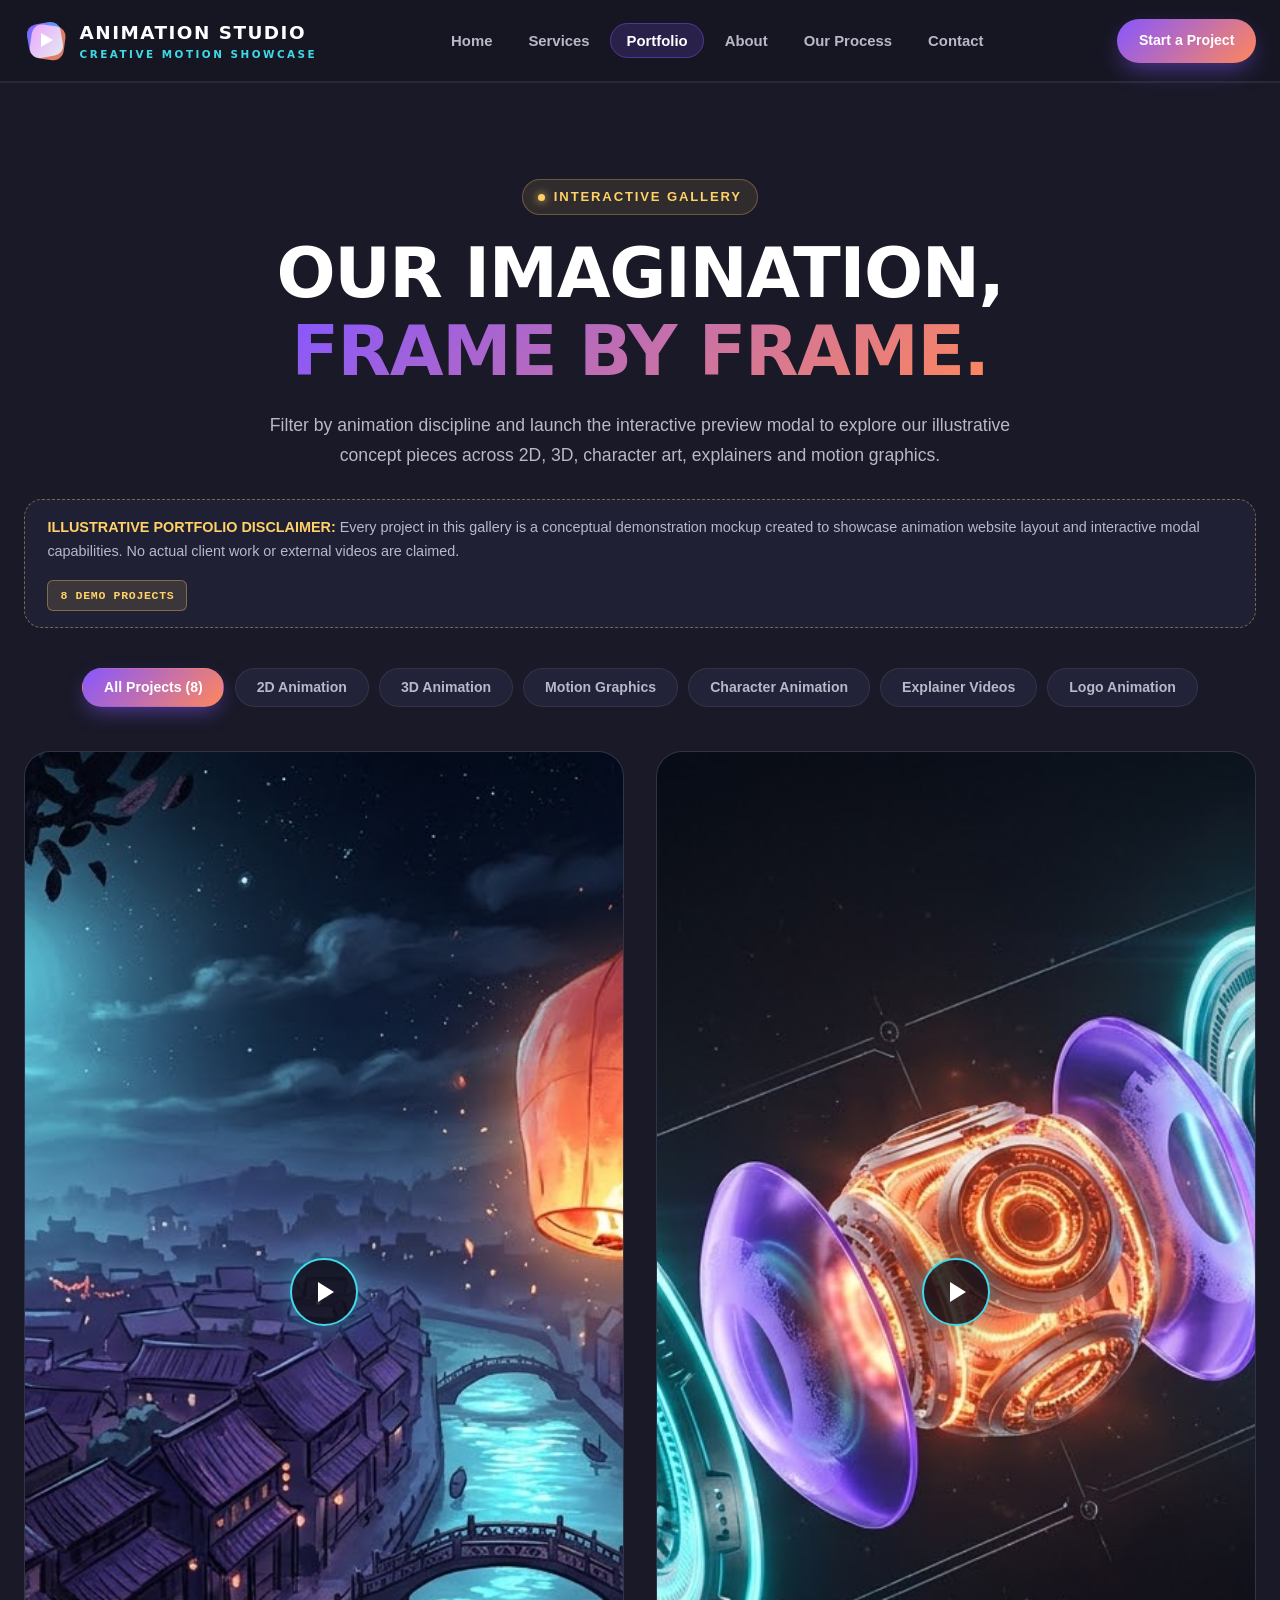
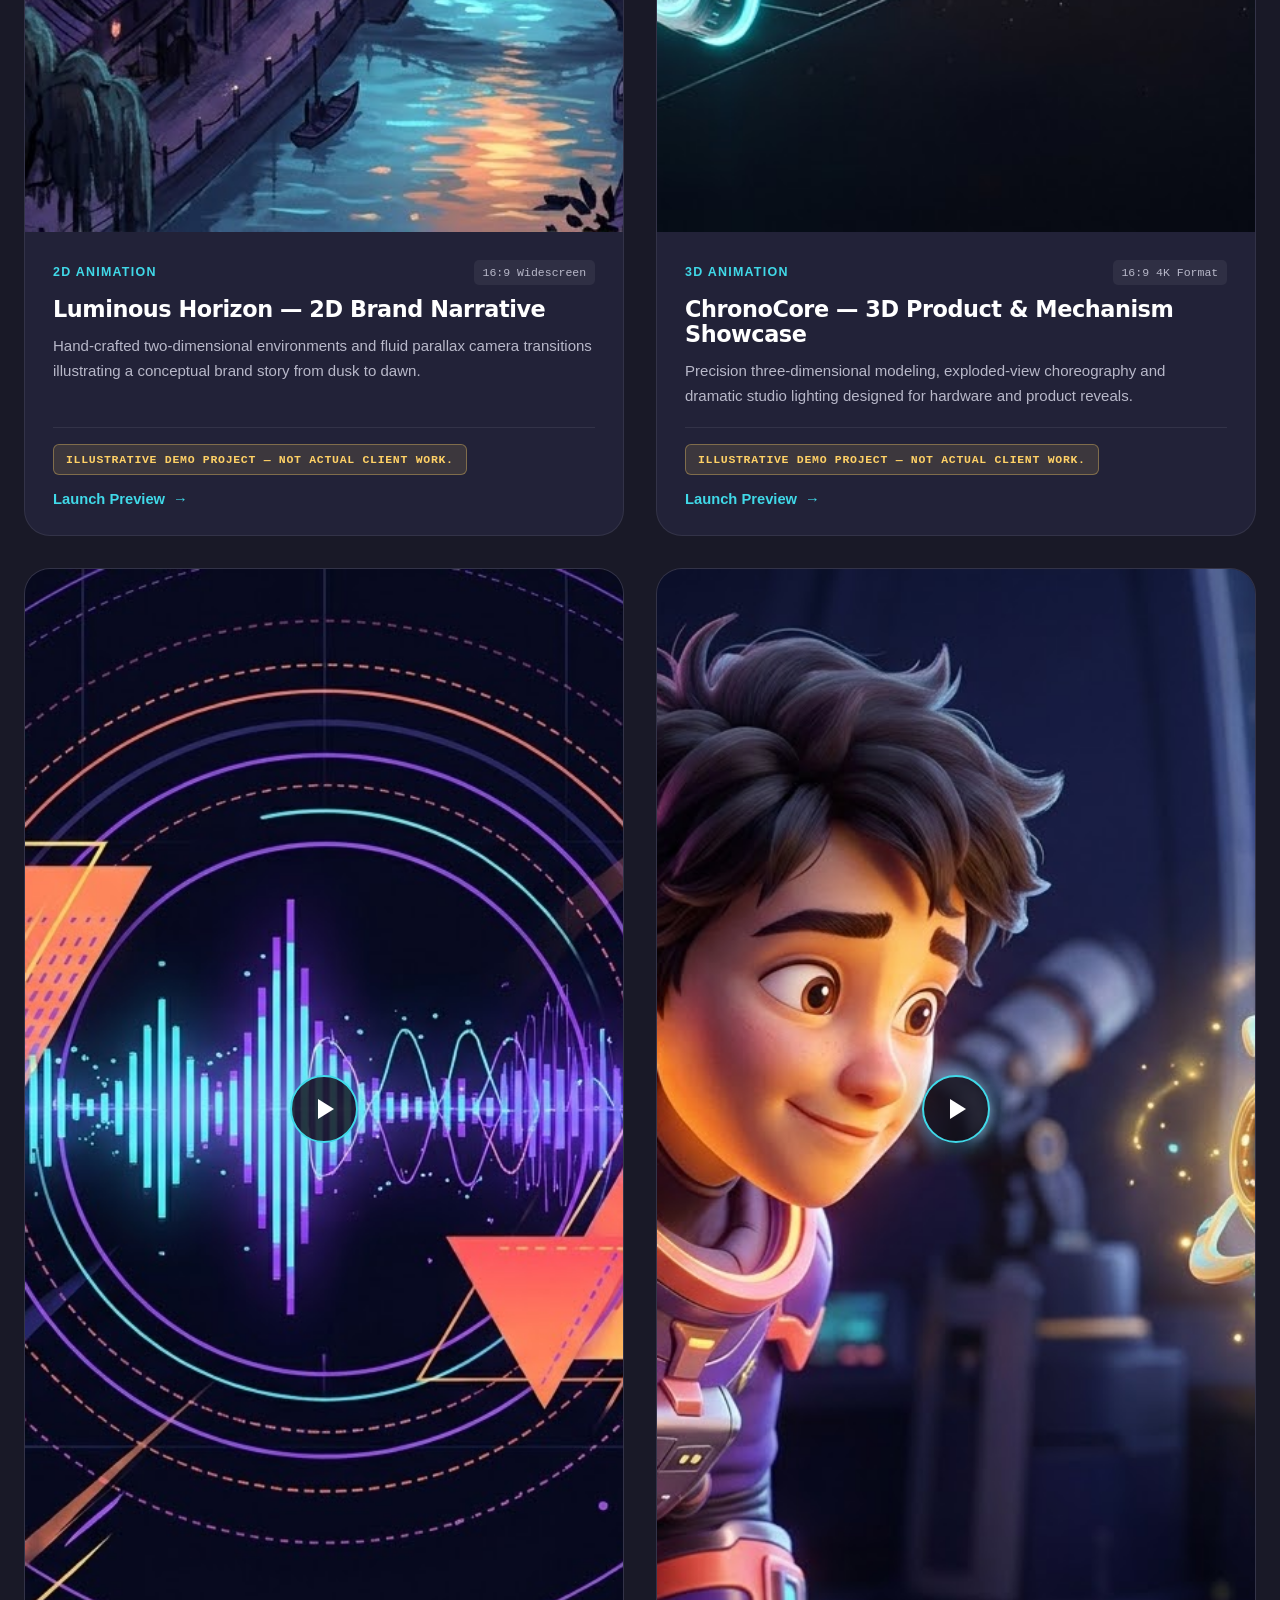
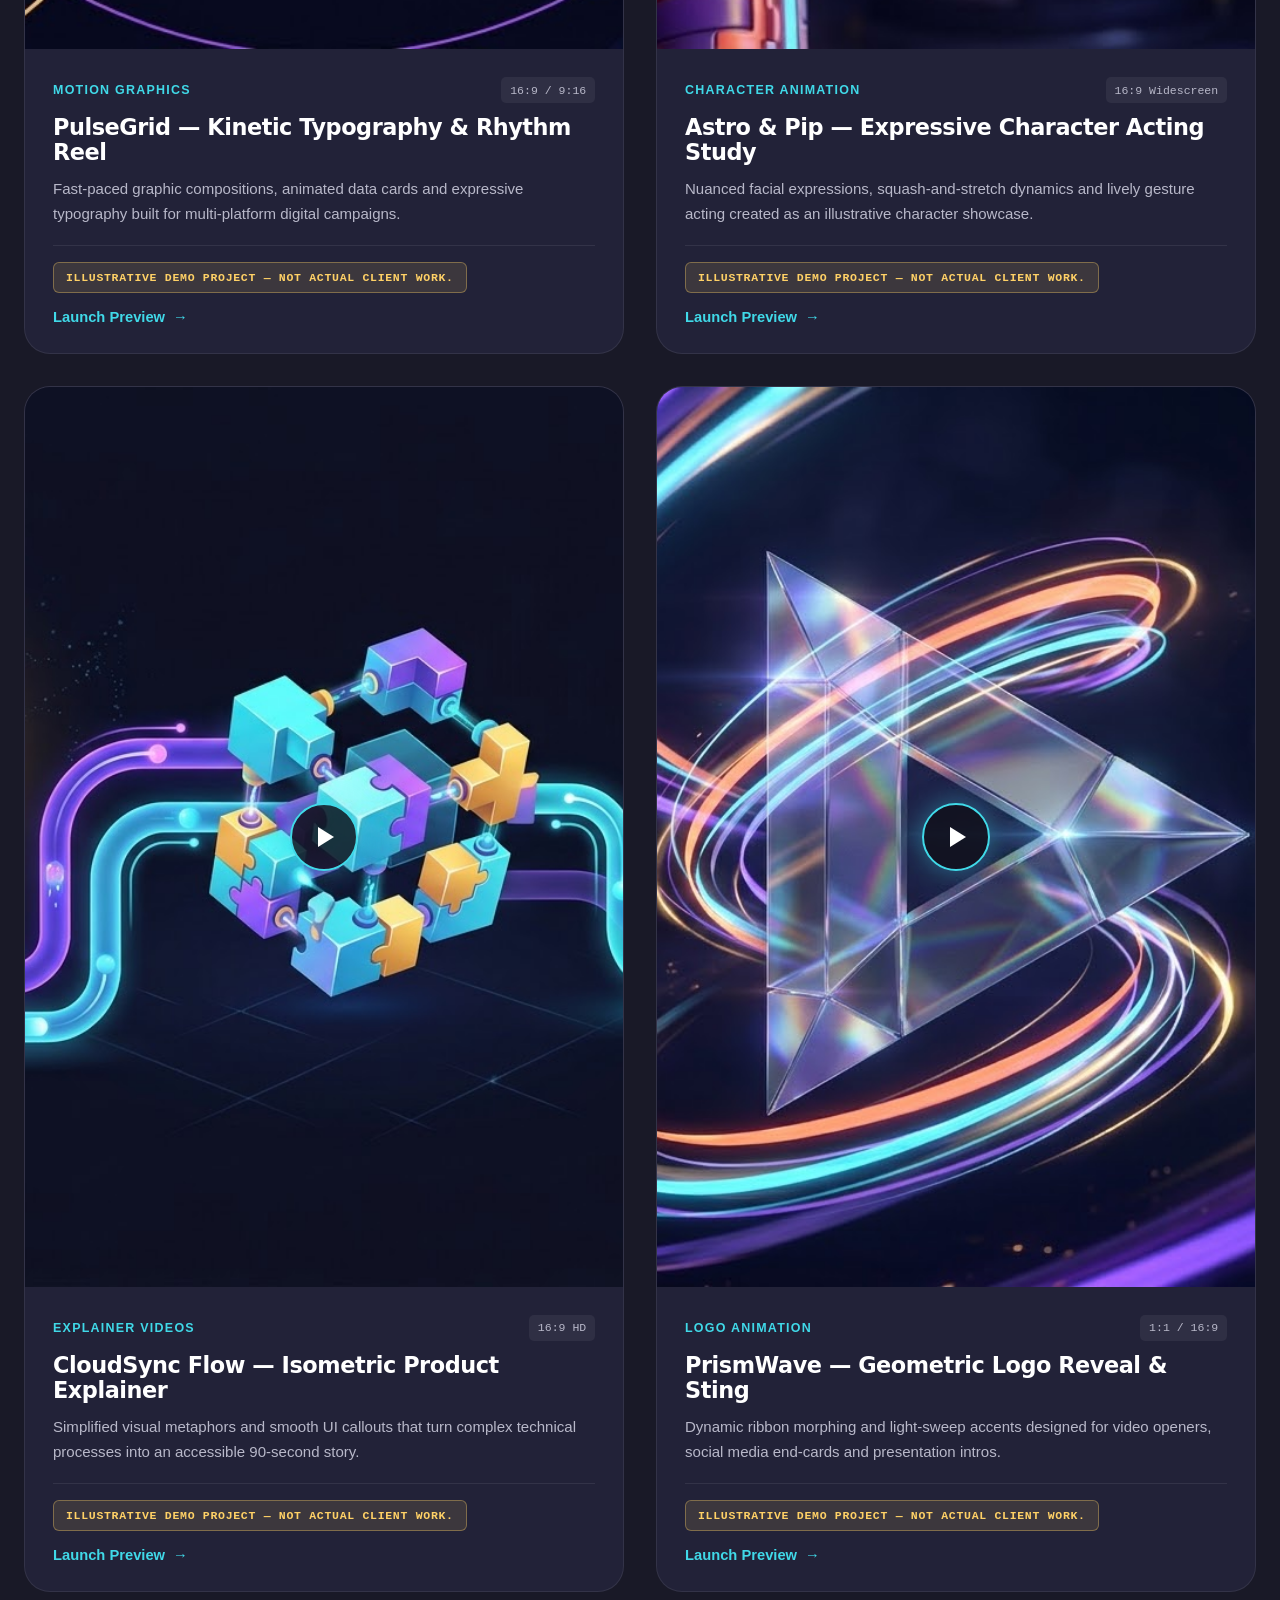
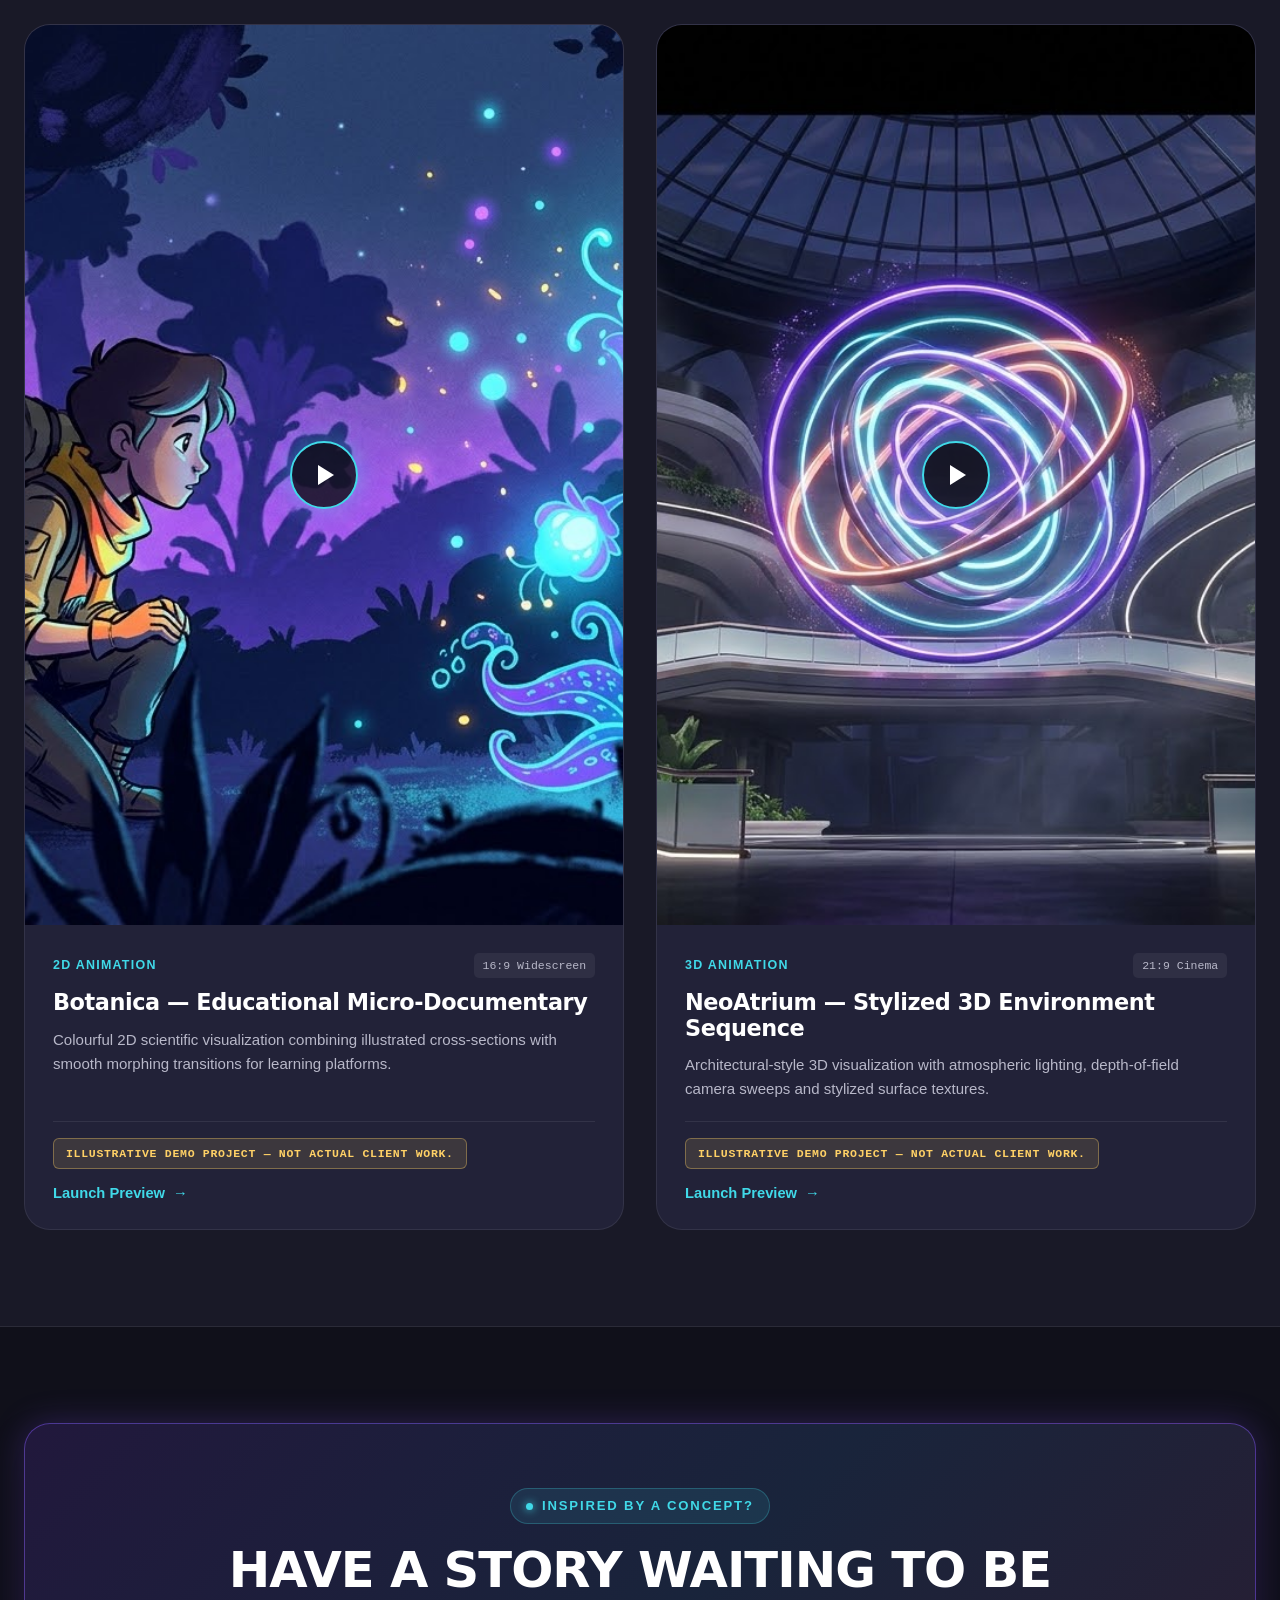
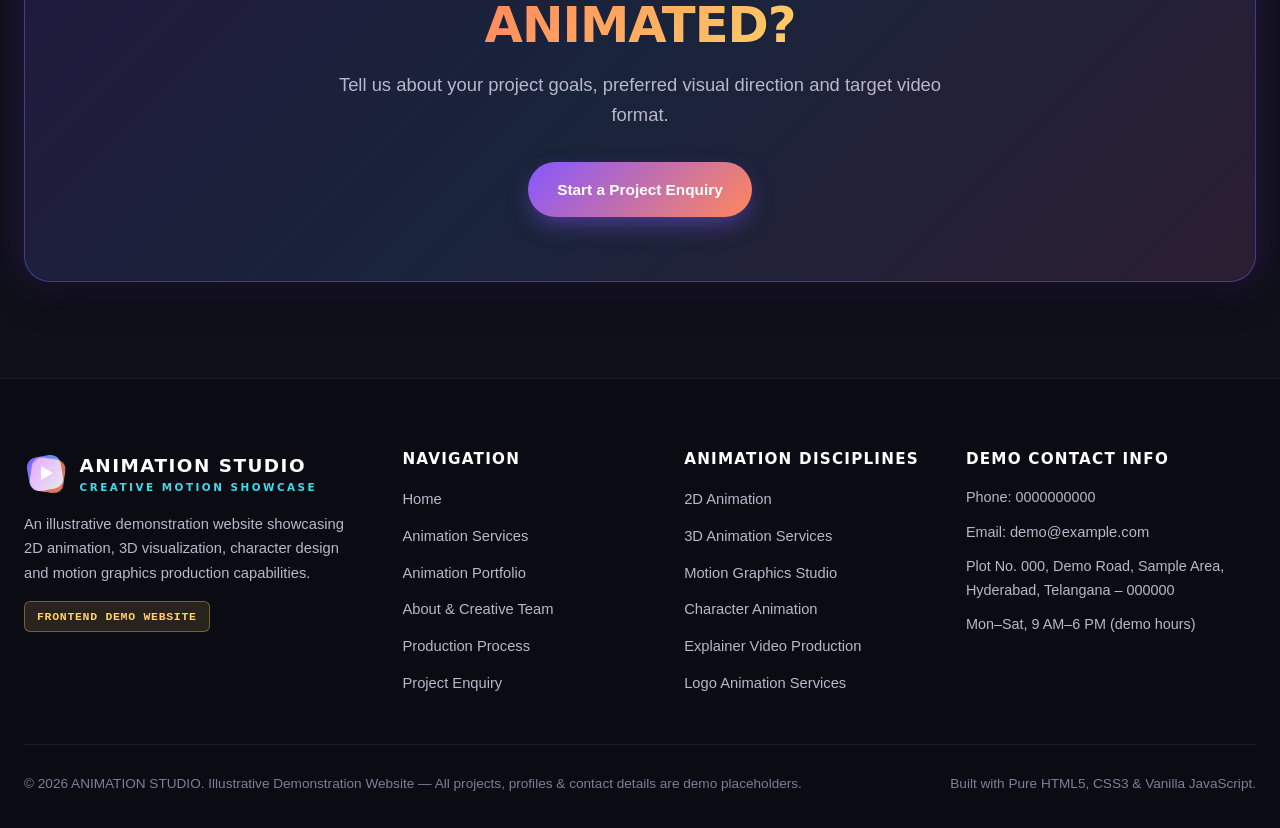
<file: portfolio.html>
<!DOCTYPE html>
<html lang="en">
<head>
  <meta charset="UTF-8">
  <meta name="viewport" content="width=device-width, initial-scale=1.0">
  <title>Animation Portfolio | 2D, 3D, Character &amp; Motion Graphics Showcase — ANIMATION STUDIO</title>
  <meta name="description" content="Explore the illustrative animation portfolio of ANIMATION STUDIO featuring 2D animation, 3D product animation, motion graphics, character animation, explainer videos, and logo animation.">
  <meta name="keywords" content="Animation Portfolio, 2D Animation Studio, 3D Animation Services, Motion Graphics Studio, Character Animation, Explainer Video Production, Logo Animation Services, Animated Video Production">
  <meta property="og:title" content="Animation Portfolio — Our Imagination, Frame by Frame | ANIMATION STUDIO">
  <meta property="og:description" content="Interactive showcase of illustrative 2D, 3D, character, explainer, and motion graphics demo projects.">
  <meta property="og:type" content="website">
  <meta property="og:url" content="portfolio.html">
  <link rel="stylesheet" href="css/styles.css">
</head>
<body>
  <a href="#main-content" class="skip-link">Skip to main content</a>

  <!-- GLOBAL STICKY NAVIGATION -->
  <header class="site-header">
    <div class="container nav-container">
      <a href="index.html" class="brand-logo" aria-label="ANIMATION STUDIO Home">
        <span class="logo-mark" aria-hidden="true">
          <span class="logo-frame-1"></span>
          <span class="logo-frame-2"></span>
          <span class="logo-play"></span>
        </span>
        <span class="brand-text">
          ANIMATION STUDIO
          <span>Creative Motion Showcase</span>
        </span>
      </a>

      <nav aria-label="Primary Navigation">
        <ul class="nav-menu" id="primaryNav">
          <li><a href="index.html" class="nav-link">Home</a></li>
          <li><a href="services.html" class="nav-link">Services</a></li>
          <li><a href="portfolio.html" class="nav-link active" aria-current="page">Portfolio</a></li>
          <li><a href="about.html" class="nav-link">About</a></li>
          <li><a href="process.html" class="nav-link">Our Process</a></li>
          <li><a href="contact.html" class="nav-link">Contact</a></li>
        </ul>
      </nav>

      <div class="nav-actions">
        <a href="contact.html" class="btn btn-primary btn-sm">Start a Project</a>
        <button type="button" class="menu-toggle" aria-label="Toggle Menu" aria-expanded="false" aria-controls="primaryNav">
          <span class="bar"></span>
          <span class="bar"></span>
          <span class="bar"></span>
        </button>
      </div>
    </div>
  </header>

  <main id="main-content">
    <!-- PORTFOLIO HERO -->
    <section class="section section-alt">
      <div class="container">
        <div class="section-header center reveal" style="margin-bottom: 1.75rem;">
          <span class="eyebrow eyebrow-yellow">Interactive Gallery</span>
          <h1 class="display-title">OUR IMAGINATION, <span class="text-gradient">FRAME BY FRAME.</span></h1>
          <p class="section-subtitle">
            Filter by animation discipline and launch the interactive preview modal to explore our illustrative concept pieces across 2D, 3D, character art, explainers and motion graphics.
          </p>
        </div>

        <div class="demo-banner reveal">
          <p><strong>ILLUSTRATIVE PORTFOLIO DISCLAIMER:</strong> Every project in this gallery is a conceptual demonstration mockup created to showcase animation website layout and interactive modal capabilities. No actual client work or external videos are claimed.</p>
          <span class="demo-badge">8 Demo Projects</span>
        </div>

        <!-- CATEGORY FILTER BUTTONS -->
        <div class="portfolio-filter-bar reveal" role="toolbar" aria-label="Filter portfolio projects by category">
          <button type="button" class="filter-btn active" data-filter="all" aria-pressed="true">All Projects (8)</button>
          <button type="button" class="filter-btn" data-filter="2d" aria-pressed="false">2D Animation</button>
          <button type="button" class="filter-btn" data-filter="3d" aria-pressed="false">3D Animation</button>
          <button type="button" class="filter-btn" data-filter="motion" aria-pressed="false">Motion Graphics</button>
          <button type="button" class="filter-btn" data-filter="character" aria-pressed="false">Character Animation</button>
          <button type="button" class="filter-btn" data-filter="explainer" aria-pressed="false">Explainer Videos</button>
          <button type="button" class="filter-btn" data-filter="logo" aria-pressed="false">Logo Animation</button>
        </div>

        <!-- 8 ILLUSTRATIVE DEMO PROJECTS GRID -->
        <div class="projects-grid">

          <!-- Project 1: 2D Animation -->
          <article class="project-card reveal"
                   data-category="2d"
                   data-category-label="2D Animation"
                   data-title="Luminous Horizon — 2D Brand Narrative"
                   data-aspect="16:9 Widescreen"
                   data-filename="portfolio-2d-animation.jpeg"
                   data-description="An illustrative 2D animated story following a paper lantern drifting across stylized nocturnal cityscapes, utilizing multi-plane parallax layers and hand-drawn brush textures.">
            <div class="project-thumb-wrap">
              <img src="images/portfolio-2d-animation.jpeg" alt="Luminous Horizon — 2D Brand Narrative animated artwork thumbnail" class="project-thumb-img" loading="lazy" width="1920" height="1080">
              <button type="button" class="play-trigger-btn open-project-modal" aria-label="Open preview modal for Luminous Horizon 2D Brand Narrative">
                <span class="play-icon-triangle"></span>
              </button>
            </div>
            <div class="project-body">
              <div class="project-meta">
                <span class="project-category">2D Animation</span>
                <span class="aspect-pill">16:9 Widescreen</span>
              </div>
              <h3>Luminous Horizon — 2D Brand Narrative</h3>
              <p>Hand-crafted two-dimensional environments and fluid parallax camera transitions illustrating a conceptual brand story from dusk to dawn.</p>
              <div class="project-footer">
                <span class="demo-badge">ILLUSTRATIVE DEMO PROJECT — NOT ACTUAL CLIENT WORK.</span>
                <button type="button" class="link-arrow open-project-modal">Launch Preview <span aria-hidden="true">→</span></button>
              </div>
            </div>
          </article>

          <!-- Project 2: 3D Animation -->
          <article class="project-card reveal"
                   data-category="3d"
                   data-category-label="3D Animation"
                   data-title="ChronoCore — 3D Product &amp; Mechanism Showcase"
                   data-aspect="16:9 4K Format"
                   data-filename="portfolio-3d-animation.jpeg"
                   data-description="A conceptual 3D product animation demonstrating an exploded mechanical assembly, brushed metallic shaders, volumetric rim lighting, and macro camera sweeps.">
            <div class="project-thumb-wrap">
              <img src="images/portfolio-3d-animation.jpeg" alt="ChronoCore — 3D Product Showcase animated artwork thumbnail" class="project-thumb-img" loading="lazy" width="1920" height="1080">
              <button type="button" class="play-trigger-btn open-project-modal" aria-label="Open preview modal for ChronoCore 3D Product Showcase">
                <span class="play-icon-triangle"></span>
              </button>
            </div>
            <div class="project-body">
              <div class="project-meta">
                <span class="project-category">3D Animation</span>
                <span class="aspect-pill">16:9 4K Format</span>
              </div>
              <h3>ChronoCore — 3D Product &amp; Mechanism Showcase</h3>
              <p>Precision three-dimensional modeling, exploded-view choreography and dramatic studio lighting designed for hardware and product reveals.</p>
              <div class="project-footer">
                <span class="demo-badge">ILLUSTRATIVE DEMO PROJECT — NOT ACTUAL CLIENT WORK.</span>
                <button type="button" class="link-arrow open-project-modal">Launch Preview <span aria-hidden="true">→</span></button>
              </div>
            </div>
          </article>

          <!-- Project 3: Motion Graphics -->
          <article class="project-card reveal"
                   data-category="motion"
                   data-category-label="Motion Graphics"
                   data-title="PulseGrid — Kinetic Typography &amp; Rhythm Reel"
                   data-aspect="16:9 / 9:16"
                   data-filename="portfolio-motion-graphics.jpeg"
                   data-description="An illustrative motion graphics reel combining bold kinetic typography, modular grid layouts, data-driven infographics, and beat-matched geometric transitions.">
            <div class="project-thumb-wrap">
              <img src="images/portfolio-motion-graphics.jpeg" alt="PulseGrid — Kinetic Typography Reel animated artwork thumbnail" class="project-thumb-img" loading="lazy" width="1920" height="1080">
              <button type="button" class="play-trigger-btn open-project-modal" aria-label="Open preview modal for PulseGrid Kinetic Typography Reel">
                <span class="play-icon-triangle"></span>
              </button>
            </div>
            <div class="project-body">
              <div class="project-meta">
                <span class="project-category">Motion Graphics</span>
                <span class="aspect-pill">16:9 / 9:16</span>
              </div>
              <h3>PulseGrid — Kinetic Typography &amp; Rhythm Reel</h3>
              <p>Fast-paced graphic compositions, animated data cards and expressive typography built for multi-platform digital campaigns.</p>
              <div class="project-footer">
                <span class="demo-badge">ILLUSTRATIVE DEMO PROJECT — NOT ACTUAL CLIENT WORK.</span>
                <button type="button" class="link-arrow open-project-modal">Launch Preview <span aria-hidden="true">→</span></button>
              </div>
            </div>
          </article>

          <!-- Project 4: Character Animation -->
          <article class="project-card reveal"
                   data-category="character"
                   data-category-label="Character Animation"
                   data-title="Astro &amp; Pip — Expressive Character Acting Study"
                   data-aspect="16:9 Widescreen"
                   data-filename="portfolio-character-animation.jpeg"
                   data-description="A personality-driven character animation concept highlighting facial expression rigs, walk-to-run locomotion cycles, and comedic timing between two companions.">
            <div class="project-thumb-wrap">
              <img src="images/portfolio-character-animation.jpeg" alt="Astro and Pip — Character Animation acting study animated artwork thumbnail" class="project-thumb-img" loading="lazy" width="1920" height="1080">
              <button type="button" class="play-trigger-btn open-project-modal" aria-label="Open preview modal for Astro and Pip Character Acting Study">
                <span class="play-icon-triangle"></span>
              </button>
            </div>
            <div class="project-body">
              <div class="project-meta">
                <span class="project-category">Character Animation</span>
                <span class="aspect-pill">16:9 Widescreen</span>
              </div>
              <h3>Astro &amp; Pip — Expressive Character Acting Study</h3>
              <p>Nuanced facial expressions, squash-and-stretch dynamics and lively gesture acting created as an illustrative character showcase.</p>
              <div class="project-footer">
                <span class="demo-badge">ILLUSTRATIVE DEMO PROJECT — NOT ACTUAL CLIENT WORK.</span>
                <button type="button" class="link-arrow open-project-modal">Launch Preview <span aria-hidden="true">→</span></button>
              </div>
            </div>
          </article>

          <!-- Project 5: Explainer Videos -->
          <article class="project-card reveal"
                   data-category="explainer"
                   data-category-label="Explainer Videos"
                   data-title="CloudSync Flow — Isometric Product Explainer"
                   data-aspect="16:9 HD"
                   data-filename="explainer-animation.jpeg"
                   data-description="An illustrative software workflow explainer that translates abstract cloud architecture into clean isometric illustrations and step-by-step visual cues.">
            <div class="project-thumb-wrap">
              <img src="images/explainer-animation.jpeg" alt="CloudSync Flow — Isometric Product Explainer animated artwork thumbnail" class="project-thumb-img" loading="lazy" width="1600" height="900">
              <button type="button" class="play-trigger-btn open-project-modal" aria-label="Open preview modal for CloudSync Flow Isometric Product Explainer">
                <span class="play-icon-triangle"></span>
              </button>
            </div>
            <div class="project-body">
              <div class="project-meta">
                <span class="project-category">Explainer Videos</span>
                <span class="aspect-pill">16:9 HD</span>
              </div>
              <h3>CloudSync Flow — Isometric Product Explainer</h3>
              <p>Simplified visual metaphors and smooth UI callouts that turn complex technical processes into an accessible 90-second story.</p>
              <div class="project-footer">
                <span class="demo-badge">ILLUSTRATIVE DEMO PROJECT — NOT ACTUAL CLIENT WORK.</span>
                <button type="button" class="link-arrow open-project-modal">Launch Preview <span aria-hidden="true">→</span></button>
              </div>
            </div>
          </article>

          <!-- Project 6: Logo Animation -->
          <article class="project-card reveal"
                   data-category="logo"
                   data-category-label="Logo Animation"
                   data-title="PrismWave — Geometric Logo Reveal &amp; Sting"
                   data-aspect="1:1 &amp; 16:9"
                   data-filename="logo-animation.jpeg"
                   data-description="A sleek 5-second brand mark animation concept where ribbons of electric purple, cyan and orange fold in 3D space into a crisp geometric emblem.">
            <div class="project-thumb-wrap">
              <img src="images/logo-animation.jpeg" alt="PrismWave — Geometric Logo Reveal and Sting animated artwork thumbnail" class="project-thumb-img" loading="lazy" width="1600" height="900">
              <button type="button" class="play-trigger-btn open-project-modal" aria-label="Open preview modal for PrismWave Geometric Logo Reveal">
                <span class="play-icon-triangle"></span>
              </button>
            </div>
            <div class="project-body">
              <div class="project-meta">
                <span class="project-category">Logo Animation</span>
                <span class="aspect-pill">1:1 / 16:9</span>
              </div>
              <h3>PrismWave — Geometric Logo Reveal &amp; Sting</h3>
              <p>Dynamic ribbon morphing and light-sweep accents designed for video openers, social media end-cards and presentation intros.</p>
              <div class="project-footer">
                <span class="demo-badge">ILLUSTRATIVE DEMO PROJECT — NOT ACTUAL CLIENT WORK.</span>
                <button type="button" class="link-arrow open-project-modal">Launch Preview <span aria-hidden="true">→</span></button>
              </div>
            </div>
          </article>

          <!-- Project 7: 2D Educational Series -->
          <article class="project-card reveal"
                   data-category="2d"
                   data-category-label="2D Animation"
                   data-title="Botanica — Educational Micro-Documentary"
                   data-aspect="16:9 Widescreen"
                   data-filename="2d-animation-visual.jpeg"
                   data-description="An illustrative 2D educational animation exploring plant cellular biology through vibrant cross-section diagrams and fluid organic transitions.">
            <div class="project-thumb-wrap">
              <img src="images/2d-animation-visual.jpeg" alt="Botanica — Educational Micro-Documentary 2D animated artwork thumbnail" class="project-thumb-img" loading="lazy" width="1600" height="900">
              <button type="button" class="play-trigger-btn open-project-modal" aria-label="Open preview modal for Botanica Educational Micro-Documentary">
                <span class="play-icon-triangle"></span>
              </button>
            </div>
            <div class="project-body">
              <div class="project-meta">
                <span class="project-category">2D Animation</span>
                <span class="aspect-pill">16:9 Widescreen</span>
              </div>
              <h3>Botanica — Educational Micro-Documentary</h3>
              <p>Colourful 2D scientific visualization combining illustrated cross-sections with smooth morphing transitions for learning platforms.</p>
              <div class="project-footer">
                <span class="demo-badge">ILLUSTRATIVE DEMO PROJECT — NOT ACTUAL CLIENT WORK.</span>
                <button type="button" class="link-arrow open-project-modal">Launch Preview <span aria-hidden="true">→</span></button>
              </div>
            </div>
          </article>

          <!-- Project 8: 3D Architectural & Environment -->
          <article class="project-card reveal"
                   data-category="3d"
                   data-category-label="3D Animation"
                   data-title="NeoAtrium — Stylized 3D Environment Sequence"
                   data-aspect="21:9 Cinema"
                   data-filename="3d-animation-visual.jpeg"
                   data-description="An atmospheric 3D environment study featuring floating architectural walkways, volumetric god-rays, and a smooth crane camera movement.">
            <div class="project-thumb-wrap">
              <img src="images/3d-animation-visual.jpeg" alt="NeoAtrium — Stylized 3D Environment Sequence animated artwork thumbnail" class="project-thumb-img" loading="lazy" width="1600" height="900">
              <button type="button" class="play-trigger-btn open-project-modal" aria-label="Open preview modal for NeoAtrium Stylized 3D Environment Sequence">
                <span class="play-icon-triangle"></span>
              </button>
            </div>
            <div class="project-body">
              <div class="project-meta">
                <span class="project-category">3D Animation</span>
                <span class="aspect-pill">21:9 Cinema</span>
              </div>
              <h3>NeoAtrium — Stylized 3D Environment Sequence</h3>
              <p>Architectural-style 3D visualization with atmospheric lighting, depth-of-field camera sweeps and stylized surface textures.</p>
              <div class="project-footer">
                <span class="demo-badge">ILLUSTRATIVE DEMO PROJECT — NOT ACTUAL CLIENT WORK.</span>
                <button type="button" class="link-arrow open-project-modal">Launch Preview <span aria-hidden="true">→</span></button>
              </div>
            </div>
          </article>

        </div>
      </div>
    </section>

    <!-- FINAL CTA -->
    <section class="section">
      <div class="container">
        <div class="cta-banner reveal">
          <span class="eyebrow">Inspired by a Concept?</span>
          <h2>HAVE A STORY WAITING TO BE <span class="text-gradient-warm">ANIMATED?</span></h2>
          <p>Tell us about your project goals, preferred visual direction and target video format.</p>
          <a href="contact.html" class="btn btn-primary">Start a Project Enquiry</a>
        </div>
      </div>
    </section>
  </main>

  <!-- INTERACTIVE PROJECT PREVIEW MODAL -->
  <div id="projectModal" class="modal-backdrop" role="dialog" aria-modal="true" aria-hidden="true" aria-labelledby="modalProjectTitle">
    <div class="modal-dialog">
      <div class="modal-header">
        <div>
          <span id="modalProjectCategory" class="eyebrow" style="margin-bottom: 0.5rem;">2D Animation</span>
          <h2 id="modalProjectTitle" style="font-size: 1.65rem;">Illustrative Project Preview</h2>
        </div>
        <button type="button" id="modalCloseBtn" class="modal-close-btn" aria-label="Close preview modal">&times;</button>
      </div>

      <!-- Simulated CSS Animation Stage -->
      <div id="modalStageContainer" class="modal-stage">
        <img id="modalProjectImg" class="modal-stage-bg" src="images/portfolio-2d-animation.jpeg" alt="Project preview artwork">

        <div class="placeholder-top" style="position: relative; z-index: 3;">
          <span class="demo-badge">SIMULATED CSS ANIMATION DEMONSTRATION — NO EXTERNAL VIDEO</span>
          <span id="modalProjectAspect" class="placeholder-tag">Aspect Ratio: 16:9</span>
        </div>

        <div class="modal-stage-canvas" aria-hidden="true" style="z-index: 2;">
          <div class="art-ring" style="width: 220px; height: 220px;"></div>
          <div class="art-orb purple" style="left: 22%; top: 24%;"></div>
          <div class="art-orb cyan" style="right: 22%; bottom: 24%;"></div>
          <div class="art-cube"></div>
        </div>

        <div class="modal-player-bar">
          <button type="button" id="modalPlayToggle" class="player-sim-btn" aria-label="Pause simulated animation preview">❚❚</button>
          <div class="player-progress-track" aria-hidden="true">
            <div class="player-progress-fill"></div>
          </div>
          <span id="modalProjectFilename" class="placeholder-filename">portfolio-2d-animation.jpeg</span>
        </div>
      </div>

      <p id="modalProjectDesc" style="color: var(--text-secondary); margin-bottom: 1rem;">
        Simulated preview mockup demonstrating how animation artwork and motion frames are presented inside the portfolio viewer.
      </p>

      <div class="demo-badge" style="margin-bottom: 0.5rem;">
        ILLUSTRATIVE DEMO PROJECT — NOT ACTUAL CLIENT WORK.
      </div>

      <div class="modal-footer-nav">
        <div class="btn-group">
          <button type="button" id="modalPrevBtn" class="btn btn-secondary btn-sm">← Previous Project</button>
          <button type="button" id="modalNextBtn" class="btn btn-secondary btn-sm">Next Project →</button>
        </div>
        <a href="contact.html" class="btn btn-primary btn-sm">Enquire Similar Style</a>
      </div>
    </div>
  </div>

  <!-- GLOBAL FOOTER -->
  <footer class="site-footer">
    <div class="container">
      <div class="footer-grid">
        <div class="footer-col">
          <a href="index.html" class="brand-logo" style="margin-bottom: 1rem;">
            <span class="logo-mark" aria-hidden="true">
              <span class="logo-frame-1"></span>
              <span class="logo-frame-2"></span>
              <span class="logo-play"></span>
            </span>
            <span class="brand-text">
              ANIMATION STUDIO
              <span>Creative Motion Showcase</span>
            </span>
          </a>
          <p style="color: var(--text-secondary); font-size: 0.92rem; margin-bottom: 1rem;">
            An illustrative demonstration website showcasing 2D animation, 3D visualization, character design and motion graphics production capabilities.
          </p>
          <span class="demo-badge">Frontend Demo Website</span>
        </div>

        <div class="footer-col">
          <h4>Navigation</h4>
          <ul class="footer-links">
            <li><a href="index.html">Home</a></li>
            <li><a href="services.html">Animation Services</a></li>
            <li><a href="portfolio.html">Animation Portfolio</a></li>
            <li><a href="about.html">About &amp; Creative Team</a></li>
            <li><a href="process.html">Production Process</a></li>
            <li><a href="contact.html">Project Enquiry</a></li>
          </ul>
        </div>

        <div class="footer-col">
          <h4>Animation Disciplines</h4>
          <ul class="footer-links">
            <li><a href="services.html#service-2d">2D Animation</a></li>
            <li><a href="services.html#service-3d">3D Animation Services</a></li>
            <li><a href="services.html#service-motion">Motion Graphics Studio</a></li>
            <li><a href="services.html#service-character">Character Animation</a></li>
            <li><a href="services.html#service-explainer">Explainer Video Production</a></li>
            <li><a href="services.html#service-logo">Logo Animation Services</a></li>
          </ul>
        </div>

        <div class="footer-col">
          <h4>Demo Contact Info</h4>
          <ul class="footer-links" style="color: var(--text-secondary); font-size: 0.9rem;">
            <li>Phone: 0000000000</li>
            <li>Email: <a href="mailto:demo@example.com">demo@example.com</a></li>
            <li>Plot No. 000, Demo Road, Sample Area, Hyderabad, Telangana – 000000</li>
            <li>Mon–Sat, 9 AM–6 PM (demo hours)</li>
          </ul>
        </div>
      </div>

      <div class="footer-bottom">
        <p>&copy; 2026 ANIMATION STUDIO. Illustrative Demonstration Website — All projects, profiles &amp; contact details are demo placeholders.</p>
        <p>Built with Pure HTML5, CSS3 &amp; Vanilla JavaScript.</p>
      </div>
    </div>
  </footer>

  <button type="button" id="backToTop" class="back-to-top" aria-label="Back to top">↑</button>
  <script src="js/main.js"></script>
</body>
</html>
</file>
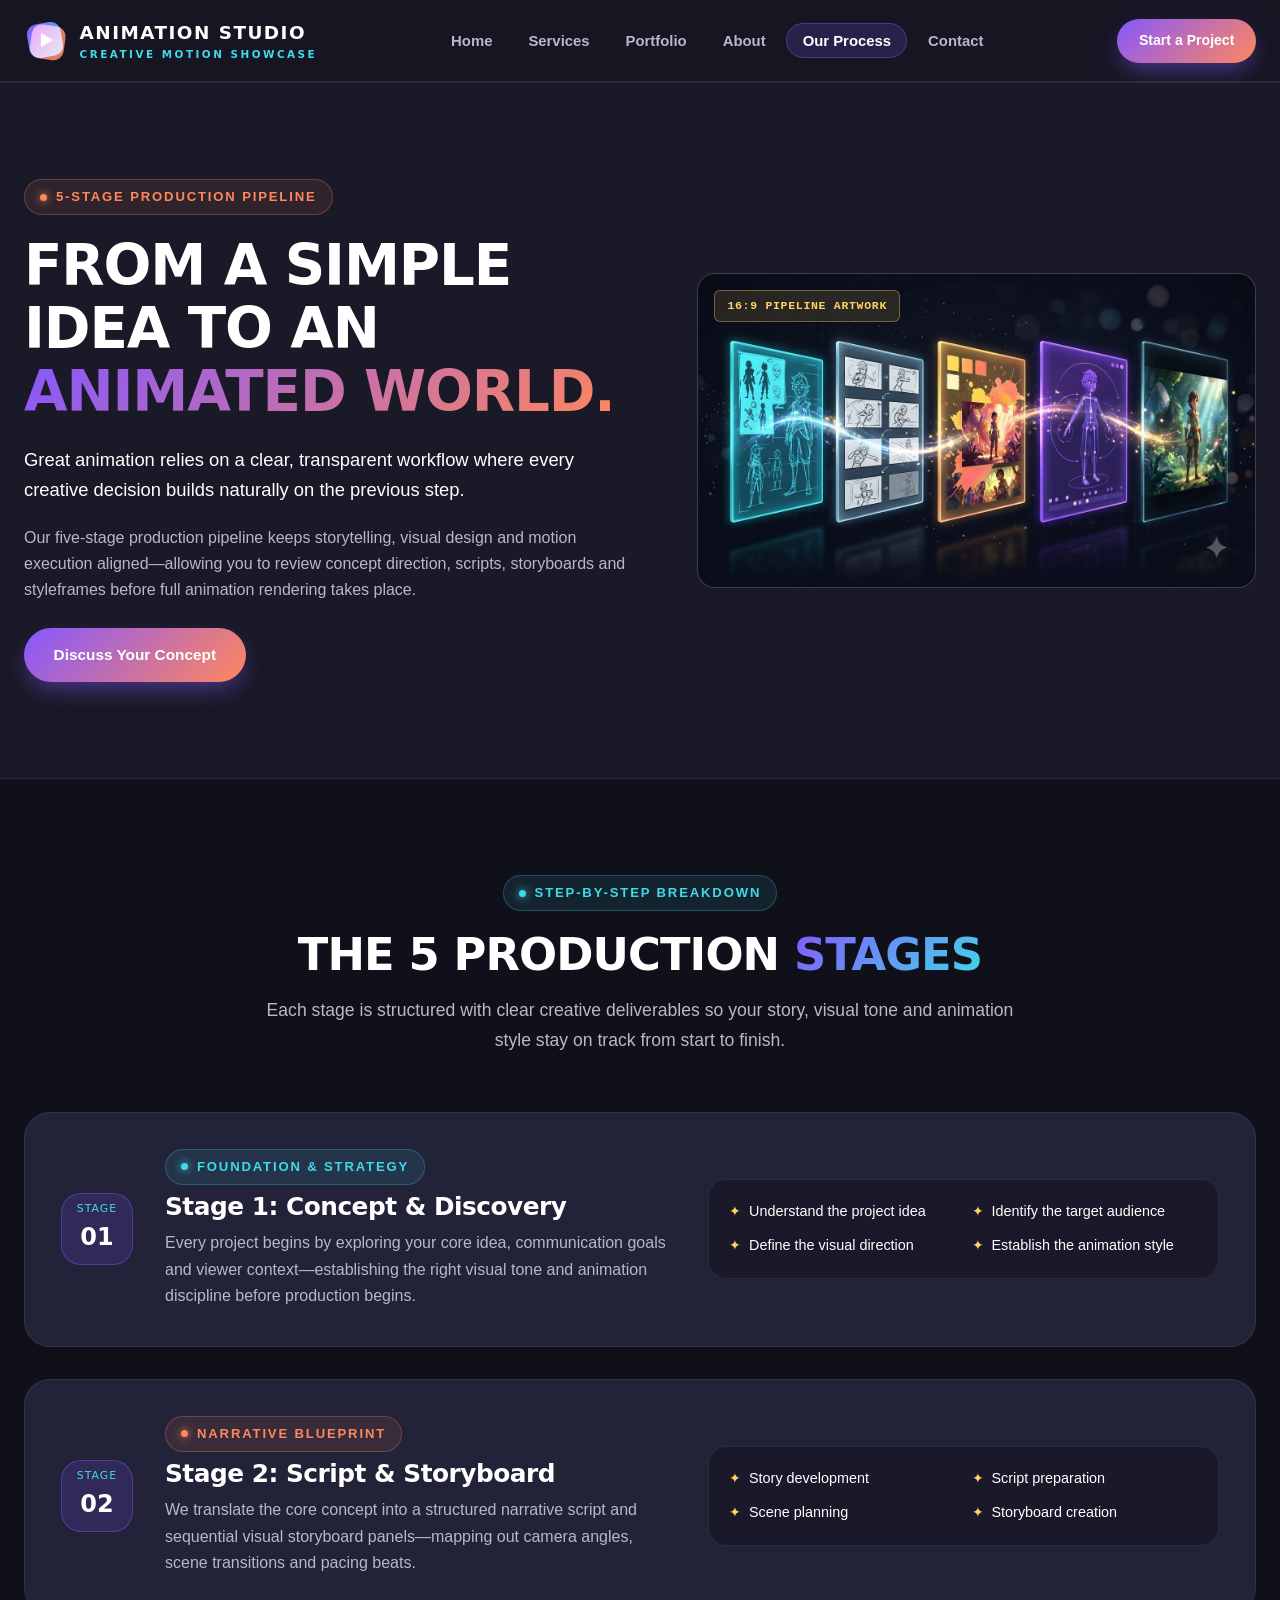
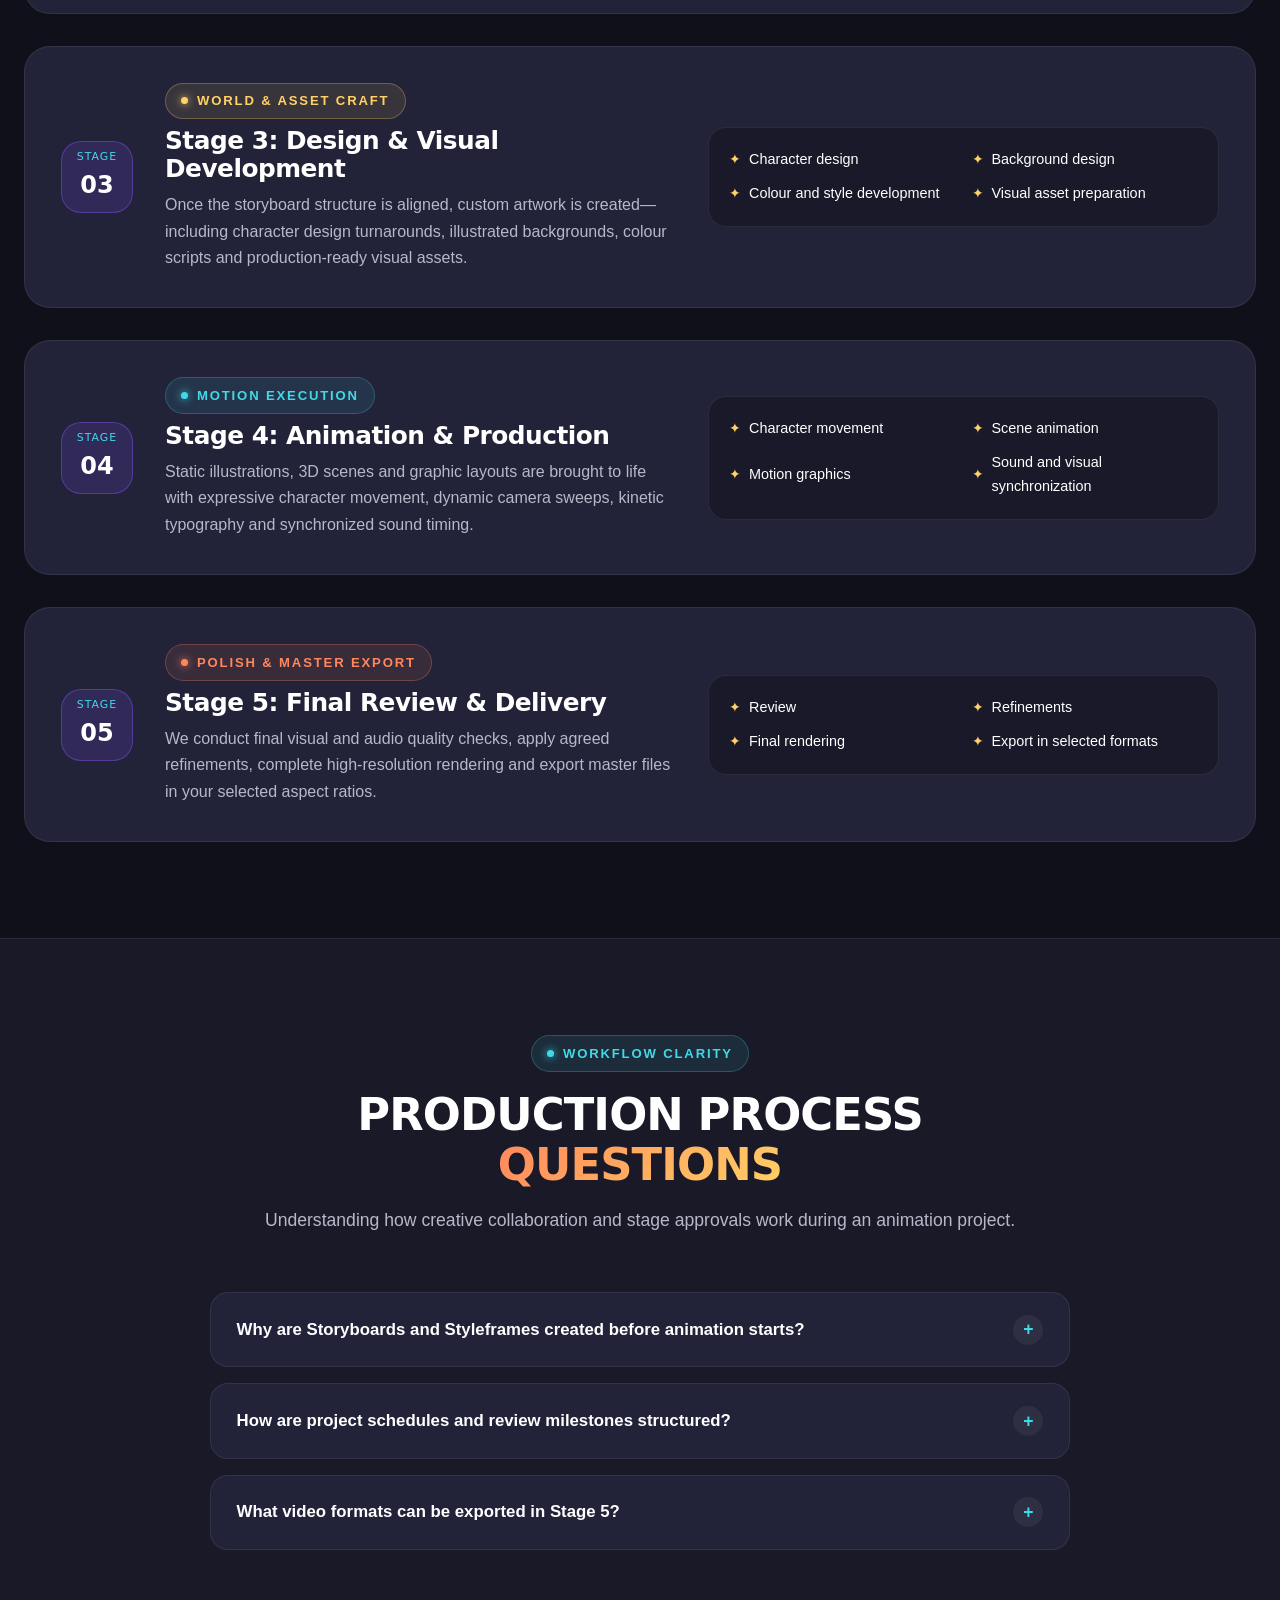
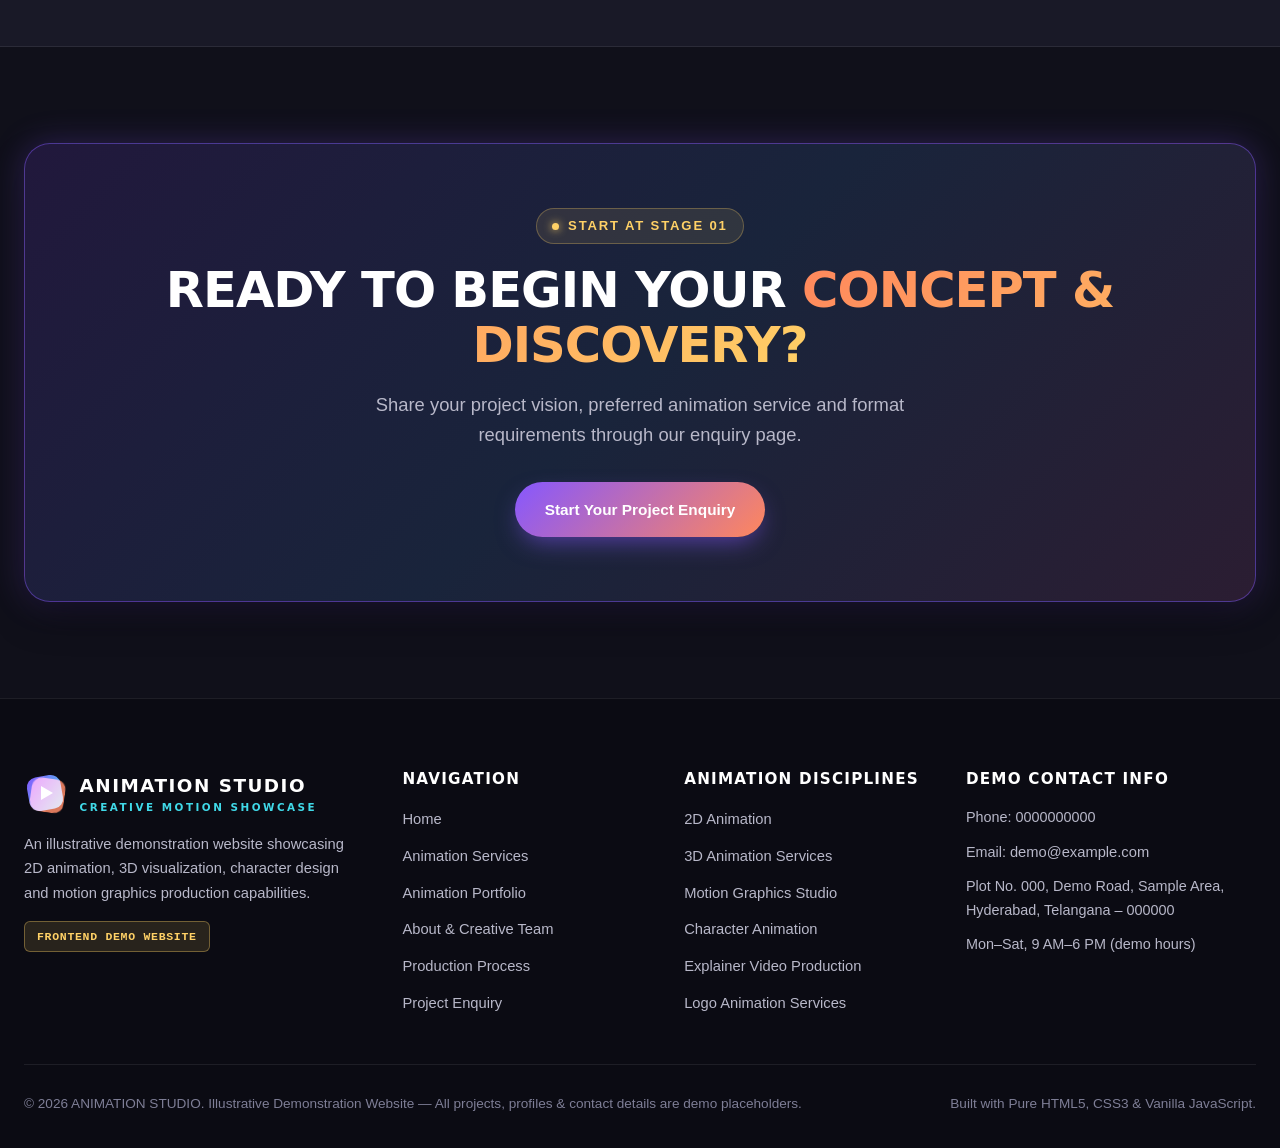
<file: process.html>
<!DOCTYPE html>
<html lang="en">
<head>
  <meta charset="UTF-8">
  <meta name="viewport" content="width=device-width, initial-scale=1.0">
  <title>Animation Production Process | 5-Stage Creative Workflow — ANIMATION STUDIO</title>
  <meta name="description" content="Discover the 5-stage animation production process at ANIMATION STUDIO: Concept &amp; Discovery, Script &amp; Storyboard, Design &amp; Visual Development, Animation &amp; Production, and Final Delivery.">
  <meta name="keywords" content="Animation Production Process, Animated Video Production, 2D Animation Studio, 3D Animation Services, Storyboard Creation, Character Design, Motion Graphics Studio">
  <meta property="og:title" content="Animation Production Process — From a Simple Idea to an Animated World">
  <meta property="og:description" content="Explore how an idea evolves through five structured creative stages into a polished animated experience.">
  <meta property="og:type" content="website">
  <meta property="og:url" content="process.html">
  <link rel="stylesheet" href="css/styles.css">
</head>
<body>
  <a href="#main-content" class="skip-link">Skip to main content</a>

  <!-- GLOBAL STICKY NAVIGATION -->
  <header class="site-header">
    <div class="container nav-container">
      <a href="index.html" class="brand-logo" aria-label="ANIMATION STUDIO Home">
        <span class="logo-mark" aria-hidden="true">
          <span class="logo-frame-1"></span>
          <span class="logo-frame-2"></span>
          <span class="logo-play"></span>
        </span>
        <span class="brand-text">
          ANIMATION STUDIO
          <span>Creative Motion Showcase</span>
        </span>
      </a>

      <nav aria-label="Primary Navigation">
        <ul class="nav-menu" id="primaryNav">
          <li><a href="index.html" class="nav-link">Home</a></li>
          <li><a href="services.html" class="nav-link">Services</a></li>
          <li><a href="portfolio.html" class="nav-link">Portfolio</a></li>
          <li><a href="about.html" class="nav-link">About</a></li>
          <li><a href="process.html" class="nav-link active" aria-current="page">Our Process</a></li>
          <li><a href="contact.html" class="nav-link">Contact</a></li>
        </ul>
      </nav>

      <div class="nav-actions">
        <a href="contact.html" class="btn btn-primary btn-sm">Start a Project</a>
        <button type="button" class="menu-toggle" aria-label="Toggle Menu" aria-expanded="false" aria-controls="primaryNav">
          <span class="bar"></span>
          <span class="bar"></span>
          <span class="bar"></span>
        </button>
      </div>
    </div>
  </header>

  <main id="main-content">
    <!-- PROCESS HERO -->
    <section class="section section-alt">
      <div class="container intro-grid">
        <div class="reveal">
          <span class="eyebrow eyebrow-orange">5-Stage Production Pipeline</span>
          <h1 class="display-title" style="font-size: clamp(2.1rem, 4.4vw, 3.6rem);">
            FROM A SIMPLE IDEA TO AN <span class="text-gradient">ANIMATED WORLD.</span>
          </h1>
          <p class="intro-lead">
            Great animation relies on a clear, transparent workflow where every creative decision builds naturally on the previous step.
          </p>
          <p class="intro-text">
            Our five-stage production pipeline keeps storytelling, visual design and motion execution aligned—allowing you to review concept direction, scripts, storyboards and styleframes before full animation rendering takes place.
          </p>
          <a href="contact.html" class="btn btn-primary">Discuss Your Concept</a>
        </div>

        <div class="reveal">
          <div class="media-visual-wrap ratio-16-9">
            <img src="images/animation-production-process.jpeg" alt="Illustrated animation production process showing storyboard panels, colour scripts, and motion keyframes" class="media-visual-img" loading="lazy" width="1920" height="1080">
            <div class="media-badge-overlay">
              <span class="demo-badge">16:9 Pipeline Artwork</span>
            </div>
          </div>
        </div>
      </div>
    </section>

    <!-- 5 DETAILED PRODUCTION STAGES -->
    <section class="section">
      <div class="container">
        <div class="section-header center reveal">
          <span class="eyebrow">Step-by-Step Breakdown</span>
          <h2 class="section-title">THE 5 PRODUCTION <span class="text-gradient-cyber">STAGES</span></h2>
          <p class="section-subtitle">
            Each stage is structured with clear creative deliverables so your story, visual tone and animation style stay on track from start to finish.
          </p>
        </div>

        <div class="process-stages-stack">
          <!-- Stage 1 -->
          <article class="process-stage-card reveal">
            <div class="stage-number-box">
              <span>Stage</span>
              <strong>01</strong>
            </div>
            <div>
              <span class="eyebrow" style="margin-bottom: 0.5rem;">Foundation &amp; Strategy</span>
              <h3 style="font-size: 1.55rem; margin-bottom: 0.6rem;">Stage 1: Concept &amp; Discovery</h3>
              <p style="color: var(--text-secondary);">
                Every project begins by exploring your core idea, communication goals and viewer context—establishing the right visual tone and animation discipline before production begins.
              </p>
            </div>
            <ul class="stage-checklist">
              <li>Understand the project idea</li>
              <li>Identify the target audience</li>
              <li>Define the visual direction</li>
              <li>Establish the animation style</li>
            </ul>
          </article>

          <!-- Stage 2 -->
          <article class="process-stage-card reveal">
            <div class="stage-number-box">
              <span>Stage</span>
              <strong>02</strong>
            </div>
            <div>
              <span class="eyebrow eyebrow-orange" style="margin-bottom: 0.5rem;">Narrative Blueprint</span>
              <h3 style="font-size: 1.55rem; margin-bottom: 0.6rem;">Stage 2: Script &amp; Storyboard</h3>
              <p style="color: var(--text-secondary);">
                We translate the core concept into a structured narrative script and sequential visual storyboard panels—mapping out camera angles, scene transitions and pacing beats.
              </p>
            </div>
            <ul class="stage-checklist">
              <li>Story development</li>
              <li>Script preparation</li>
              <li>Scene planning</li>
              <li>Storyboard creation</li>
            </ul>
          </article>

          <!-- Stage 3 -->
          <article class="process-stage-card reveal">
            <div class="stage-number-box">
              <span>Stage</span>
              <strong>03</strong>
            </div>
            <div>
              <span class="eyebrow eyebrow-yellow" style="margin-bottom: 0.5rem;">World &amp; Asset Craft</span>
              <h3 style="font-size: 1.55rem; margin-bottom: 0.6rem;">Stage 3: Design &amp; Visual Development</h3>
              <p style="color: var(--text-secondary);">
                Once the storyboard structure is aligned, custom artwork is created—including character design turnarounds, illustrated backgrounds, colour scripts and production-ready visual assets.
              </p>
            </div>
            <ul class="stage-checklist">
              <li>Character design</li>
              <li>Background design</li>
              <li>Colour and style development</li>
              <li>Visual asset preparation</li>
            </ul>
          </article>

          <!-- Stage 4 -->
          <article class="process-stage-card reveal">
            <div class="stage-number-box">
              <span>Stage</span>
              <strong>04</strong>
            </div>
            <div>
              <span class="eyebrow" style="margin-bottom: 0.5rem;">Motion Execution</span>
              <h3 style="font-size: 1.55rem; margin-bottom: 0.6rem;">Stage 4: Animation &amp; Production</h3>
              <p style="color: var(--text-secondary);">
                Static illustrations, 3D scenes and graphic layouts are brought to life with expressive character movement, dynamic camera sweeps, kinetic typography and synchronized sound timing.
              </p>
            </div>
            <ul class="stage-checklist">
              <li>Character movement</li>
              <li>Scene animation</li>
              <li>Motion graphics</li>
              <li>Sound and visual synchronization</li>
            </ul>
          </article>

          <!-- Stage 5 -->
          <article class="process-stage-card reveal">
            <div class="stage-number-box">
              <span>Stage</span>
              <strong>05</strong>
            </div>
            <div>
              <span class="eyebrow eyebrow-orange" style="margin-bottom: 0.5rem;">Polish &amp; Master Export</span>
              <h3 style="font-size: 1.55rem; margin-bottom: 0.6rem;">Stage 5: Final Review &amp; Delivery</h3>
              <p style="color: var(--text-secondary);">
                We conduct final visual and audio quality checks, apply agreed refinements, complete high-resolution rendering and export master files in your selected aspect ratios.
              </p>
            </div>
            <ul class="stage-checklist">
              <li>Review</li>
              <li>Refinements</li>
              <li>Final rendering</li>
              <li>Export in selected formats</li>
            </ul>
          </article>
        </div>
      </div>
    </section>

    <!-- PROCESS FAQ SECTION -->
    <section class="section section-alt">
      <div class="container">
        <div class="section-header center reveal">
          <span class="eyebrow">Workflow Clarity</span>
          <h2 class="section-title">PRODUCTION PROCESS <span class="text-gradient-warm">QUESTIONS</span></h2>
          <p class="section-subtitle">
            Understanding how creative collaboration and stage approvals work during an animation project.
          </p>
        </div>

        <div class="faq-list reveal">
          <div class="faq-item">
            <button type="button" class="faq-trigger" aria-expanded="false">
              <span>Why are Storyboards and Styleframes created before animation starts?</span>
              <span class="faq-icon" aria-hidden="true">+</span>
            </button>
            <div class="faq-content">
              <div class="faq-content-inner">
                Storyboards establish the visual sequence and pacing, while styleframes show the exact final look, colour palette and character design. Aligning on these visual blueprints early ensures smooth production once Stage 4 (Animation &amp; Production) begins.
              </div>
            </div>
          </div>

          <div class="faq-item">
            <button type="button" class="faq-trigger" aria-expanded="false">
              <span>How are project schedules and review milestones structured?</span>
              <span class="faq-icon" aria-hidden="true">+</span>
            </button>
            <div class="faq-content">
              <div class="faq-content-inner">
                Every animation project varies in length, visual complexity, character count and aspect ratio requirements. Rather than a one-size-fits-all schedule, milestones and review checkpoints are scoped collaboratively during Stage 1 (Concept &amp; Discovery).
              </div>
            </div>
          </div>

          <div class="faq-item">
            <button type="button" class="faq-trigger" aria-expanded="false">
              <span>What video formats can be exported in Stage 5?</span>
              <span class="faq-icon" aria-hidden="true">+</span>
            </button>
            <div class="faq-content">
              <div class="faq-content-inner">
                Final deliverables can be exported for Horizontal widescreen (16:9), Vertical mobile reels (9:16), Square social feeds (1:1) or custom display dimensions depending on the formats planned at the start of the project.
              </div>
            </div>
          </div>
        </div>
      </div>
    </section>

    <!-- FINAL CTA -->
    <section class="section">
      <div class="container">
        <div class="cta-banner reveal">
          <span class="eyebrow eyebrow-yellow">Start at Stage 01</span>
          <h2>READY TO BEGIN YOUR <span class="text-gradient-warm">CONCEPT &amp; DISCOVERY?</span></h2>
          <p>Share your project vision, preferred animation service and format requirements through our enquiry page.</p>
          <a href="contact.html" class="btn btn-primary">Start Your Project Enquiry</a>
        </div>
      </div>
    </section>
  </main>

  <!-- GLOBAL FOOTER -->
  <footer class="site-footer">
    <div class="container">
      <div class="footer-grid">
        <div class="footer-col">
          <a href="index.html" class="brand-logo" style="margin-bottom: 1rem;">
            <span class="logo-mark" aria-hidden="true">
              <span class="logo-frame-1"></span>
              <span class="logo-frame-2"></span>
              <span class="logo-play"></span>
            </span>
            <span class="brand-text">
              ANIMATION STUDIO
              <span>Creative Motion Showcase</span>
            </span>
          </a>
          <p style="color: var(--text-secondary); font-size: 0.92rem; margin-bottom: 1rem;">
            An illustrative demonstration website showcasing 2D animation, 3D visualization, character design and motion graphics production capabilities.
          </p>
          <span class="demo-badge">Frontend Demo Website</span>
        </div>

        <div class="footer-col">
          <h4>Navigation</h4>
          <ul class="footer-links">
            <li><a href="index.html">Home</a></li>
            <li><a href="services.html">Animation Services</a></li>
            <li><a href="portfolio.html">Animation Portfolio</a></li>
            <li><a href="about.html">About &amp; Creative Team</a></li>
            <li><a href="process.html">Production Process</a></li>
            <li><a href="contact.html">Project Enquiry</a></li>
          </ul>
        </div>

        <div class="footer-col">
          <h4>Animation Disciplines</h4>
          <ul class="footer-links">
            <li><a href="services.html#service-2d">2D Animation</a></li>
            <li><a href="services.html#service-3d">3D Animation Services</a></li>
            <li><a href="services.html#service-motion">Motion Graphics Studio</a></li>
            <li><a href="services.html#service-character">Character Animation</a></li>
            <li><a href="services.html#service-explainer">Explainer Video Production</a></li>
            <li><a href="services.html#service-logo">Logo Animation Services</a></li>
          </ul>
        </div>

        <div class="footer-col">
          <h4>Demo Contact Info</h4>
          <ul class="footer-links" style="color: var(--text-secondary); font-size: 0.9rem;">
            <li>Phone: 0000000000</li>
            <li>Email: <a href="mailto:demo@example.com">demo@example.com</a></li>
            <li>Plot No. 000, Demo Road, Sample Area, Hyderabad, Telangana – 000000</li>
            <li>Mon–Sat, 9 AM–6 PM (demo hours)</li>
          </ul>
        </div>
      </div>

      <div class="footer-bottom">
        <p>&copy; 2026 ANIMATION STUDIO. Illustrative Demonstration Website — All projects, profiles &amp; contact details are demo placeholders.</p>
        <p>Built with Pure HTML5, CSS3 &amp; Vanilla JavaScript.</p>
      </div>
    </div>
  </footer>

  <button type="button" id="backToTop" class="back-to-top" aria-label="Back to top">↑</button>
  <script src="js/main.js"></script>
</body>
</html>
</file>
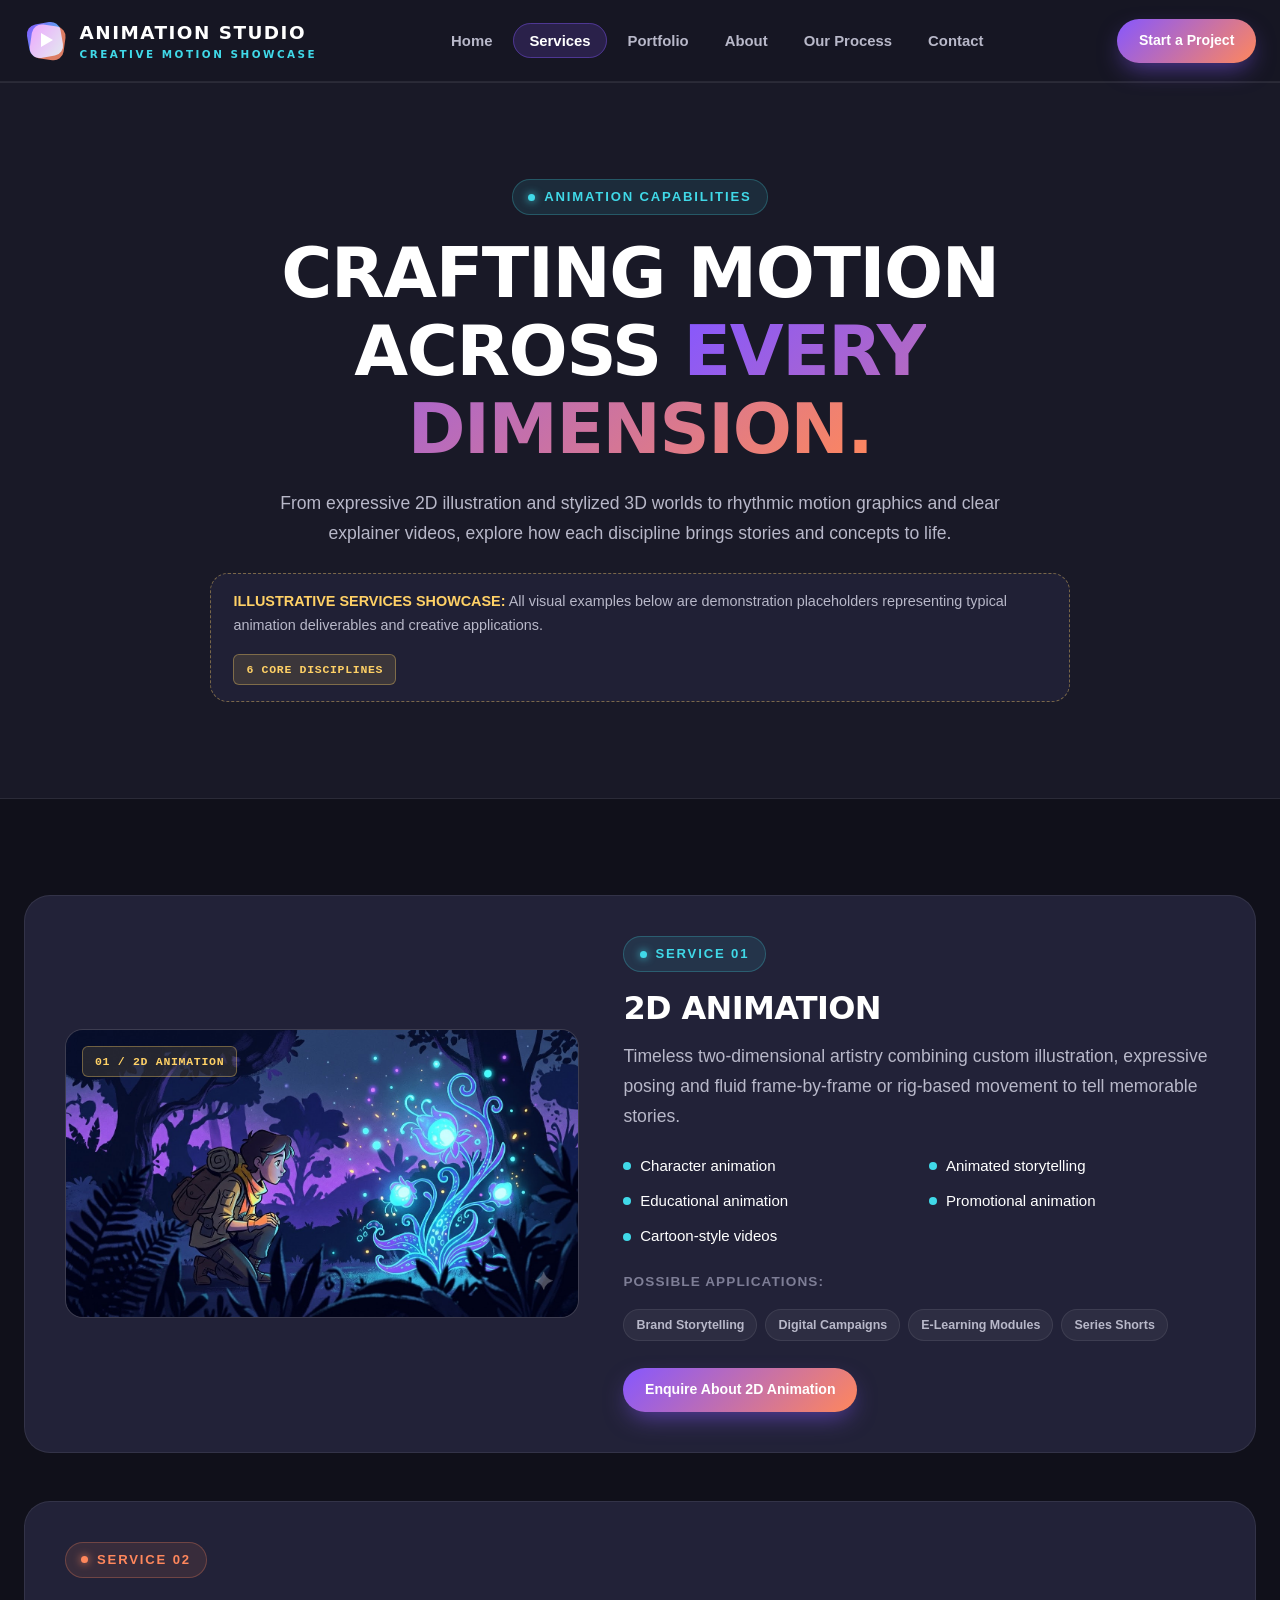
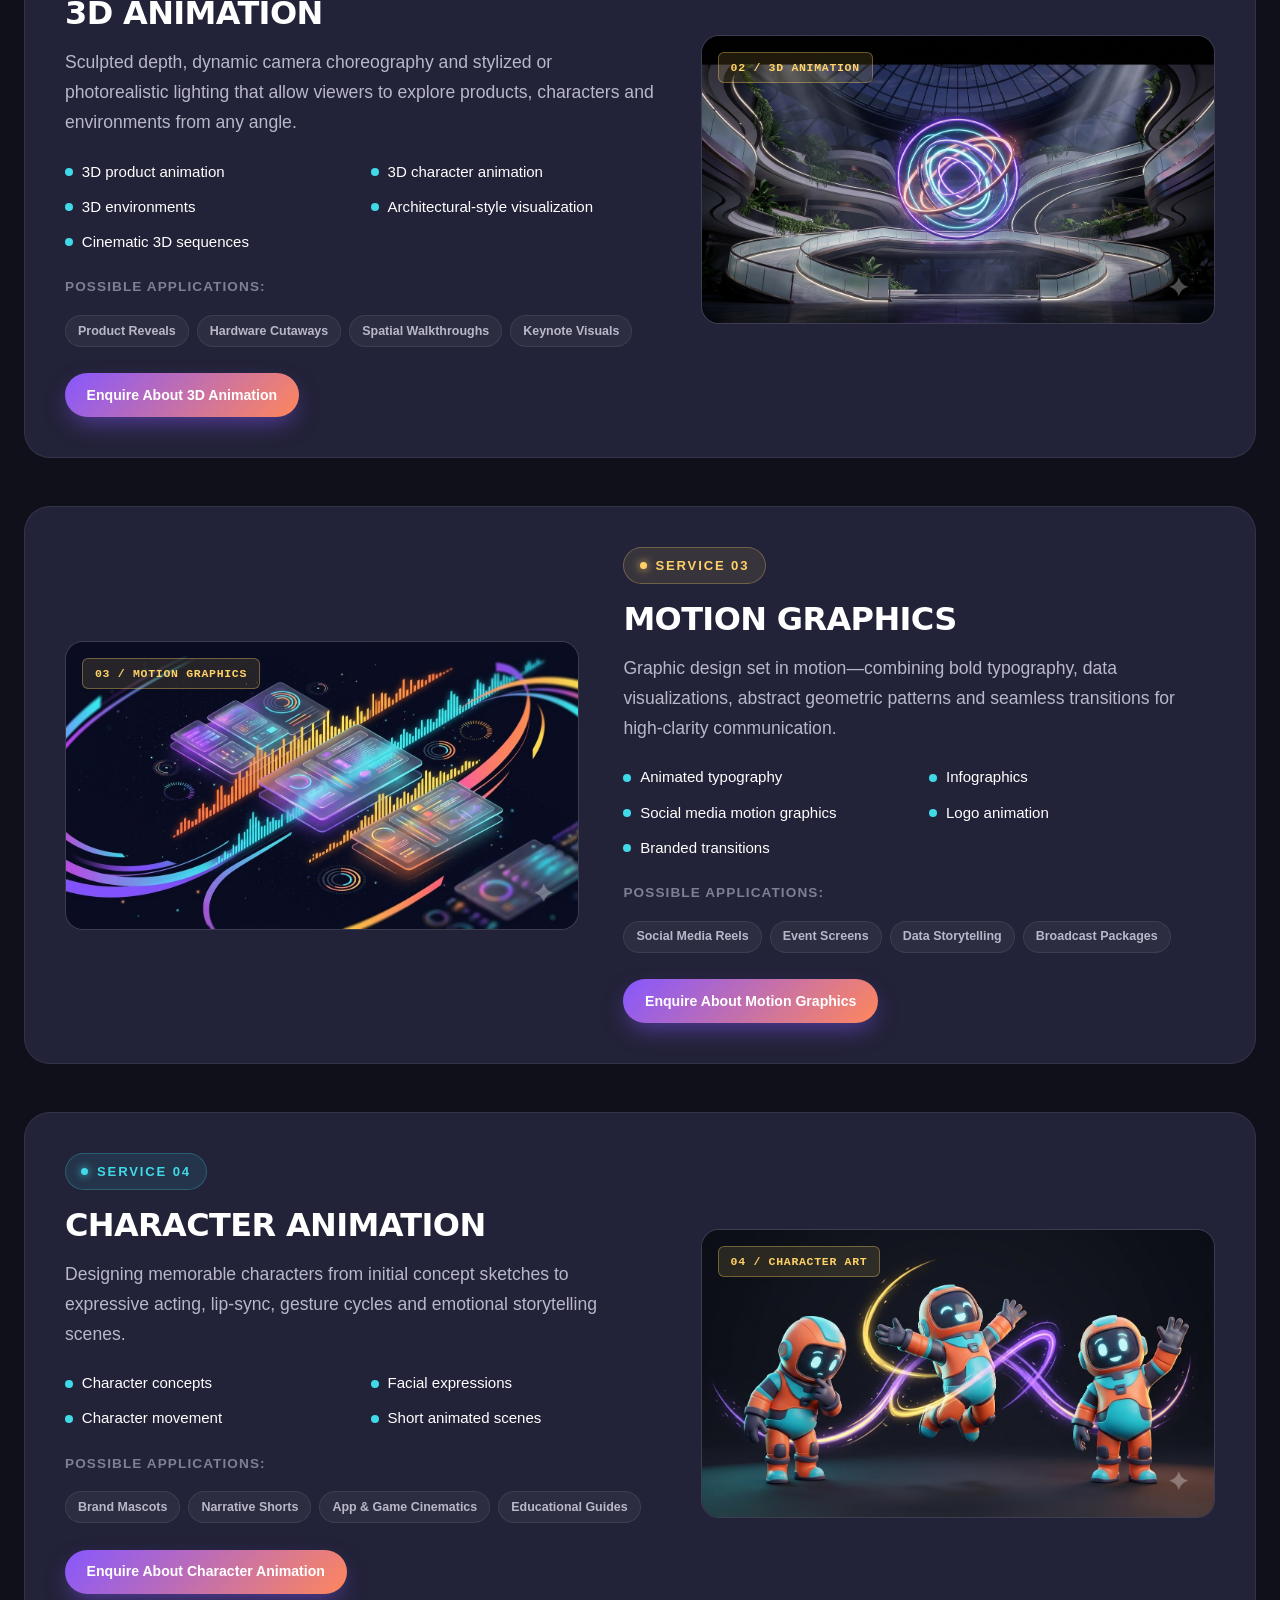
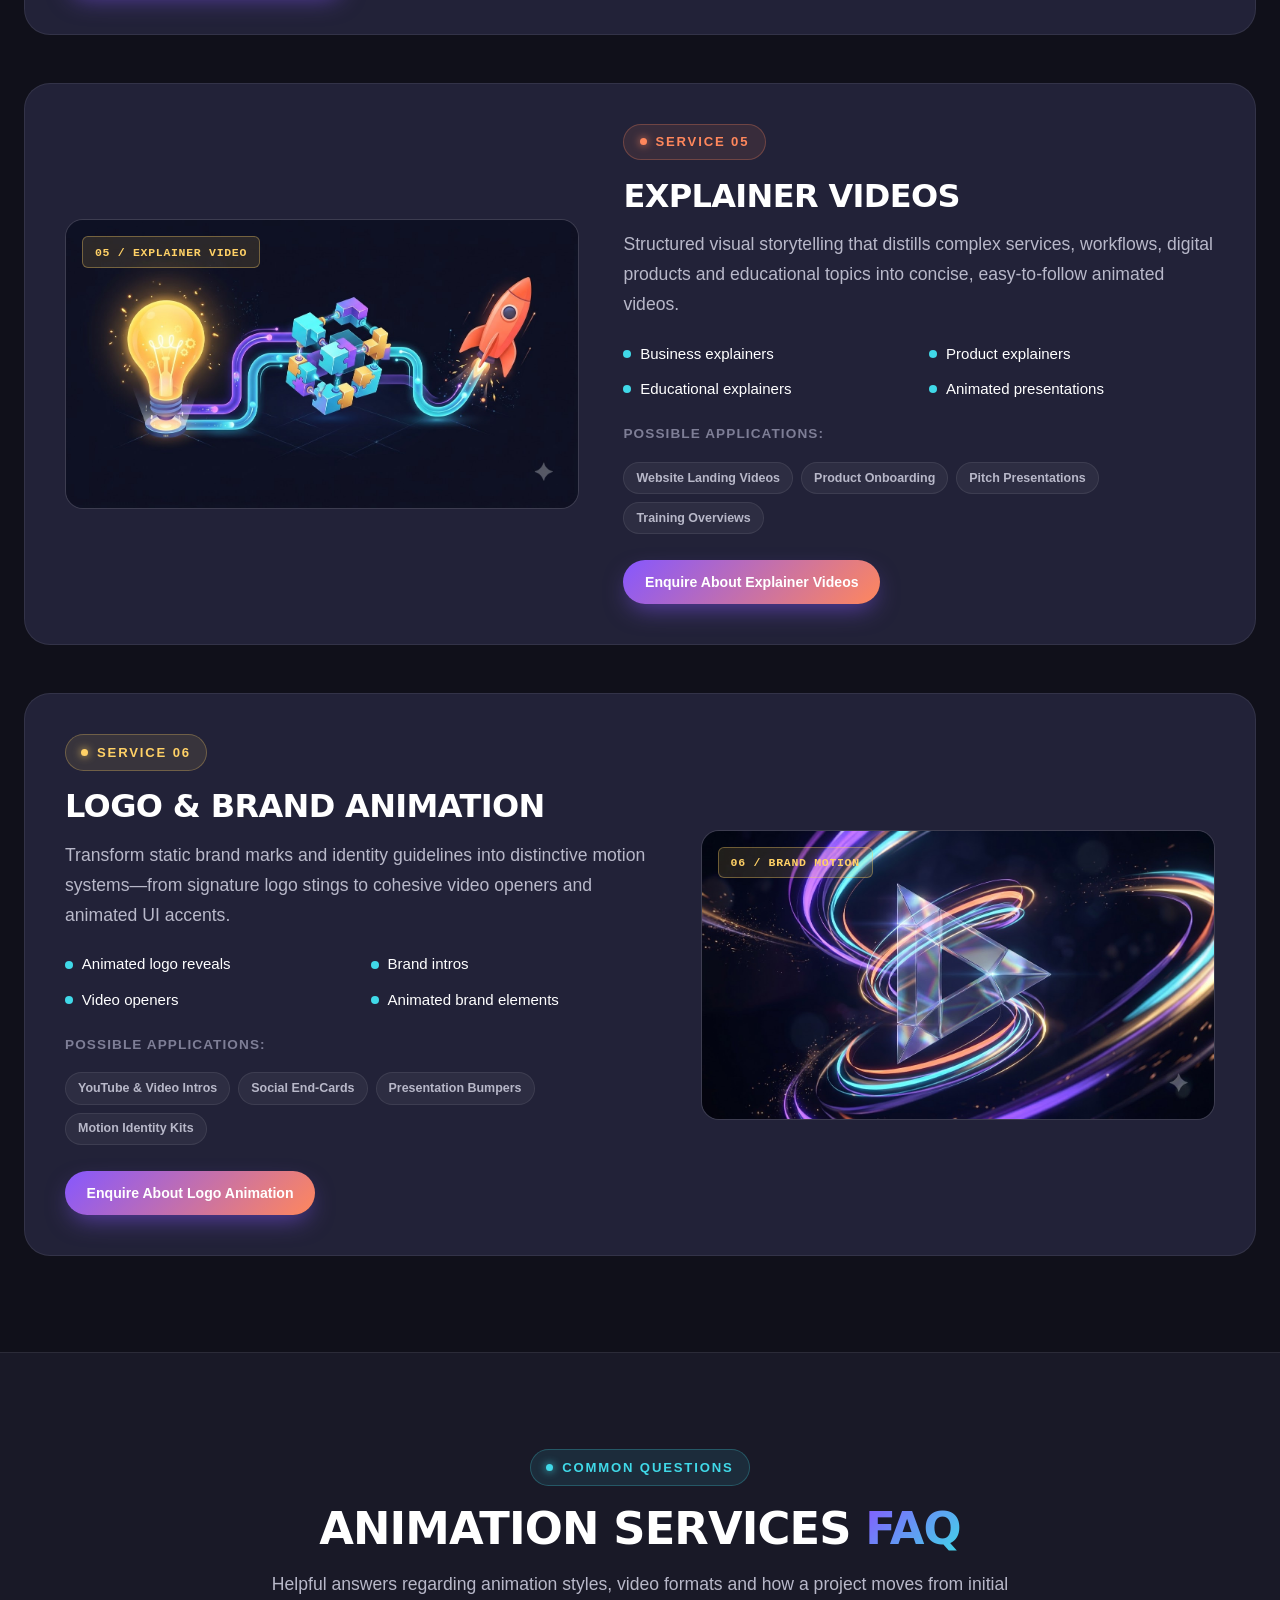
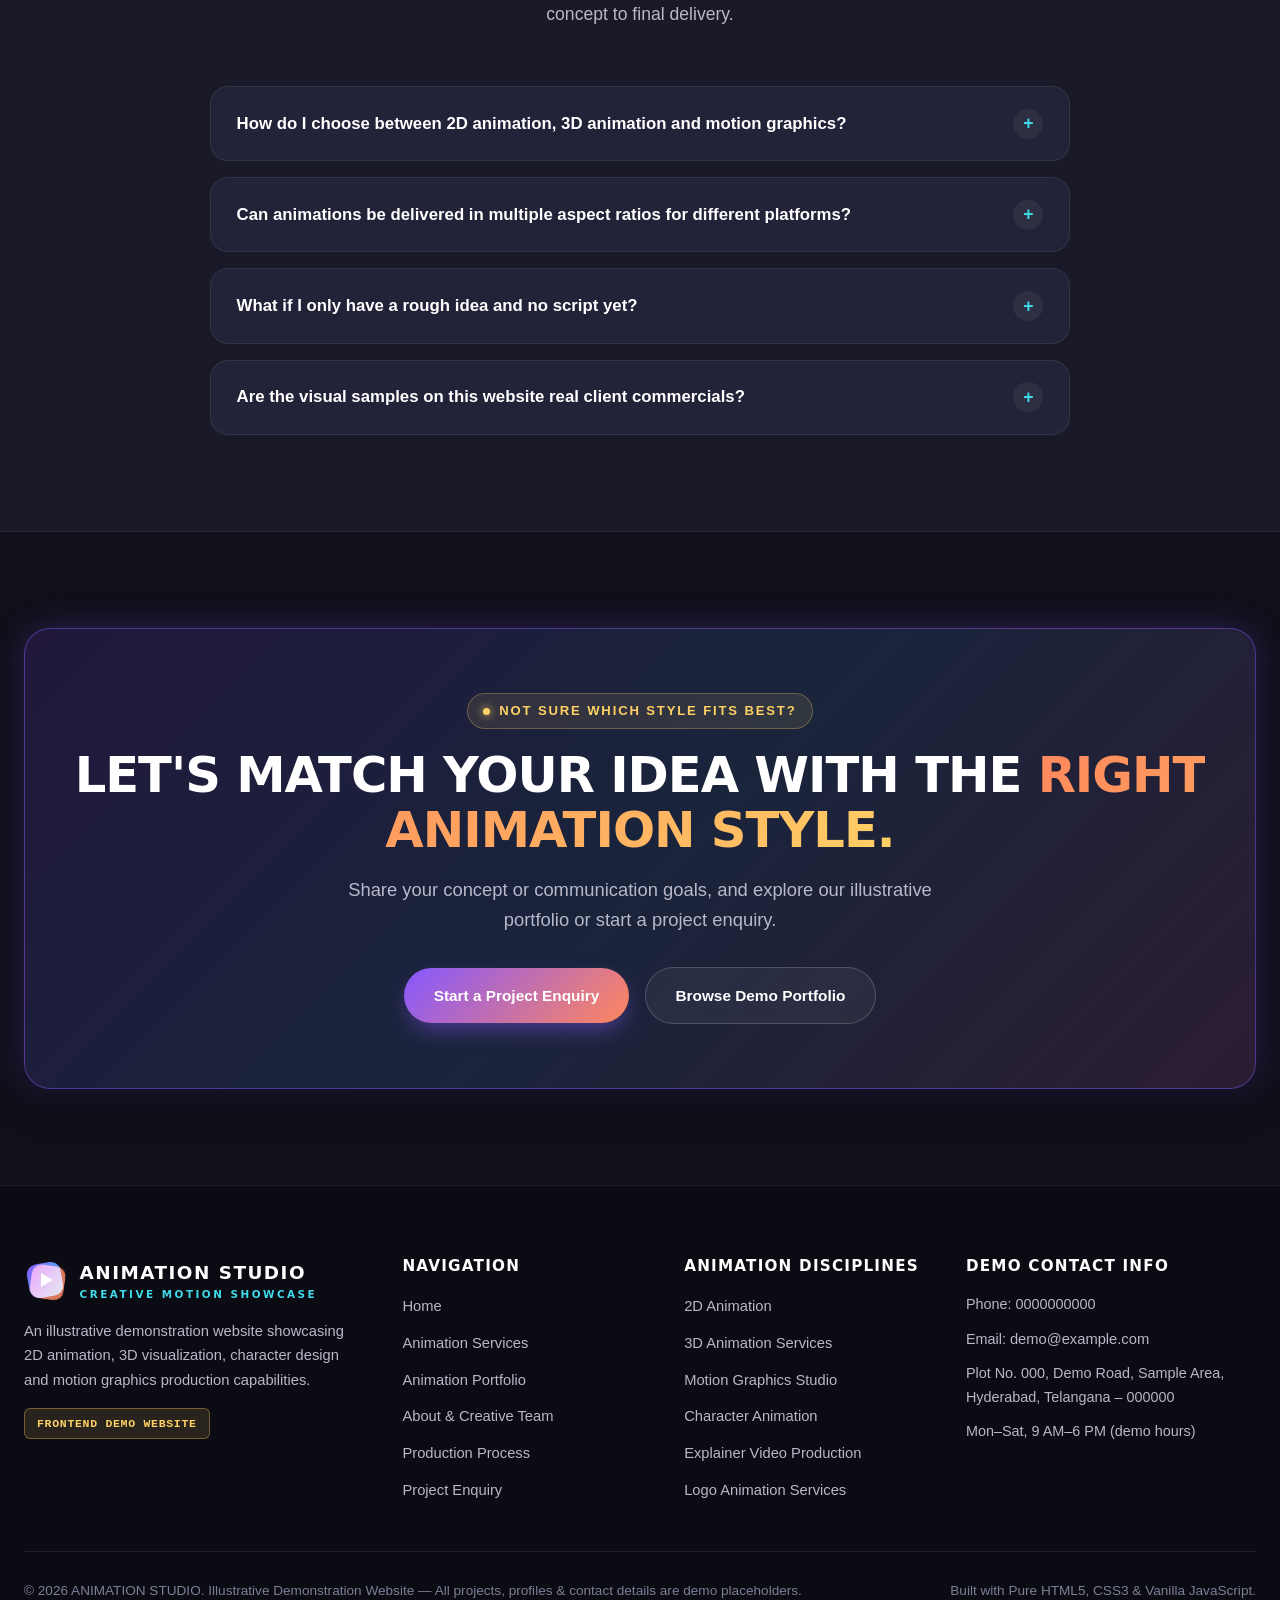
<file: services.html>
<!DOCTYPE html>
<html lang="en">
<head>
  <meta charset="UTF-8">
  <meta name="viewport" content="width=device-width, initial-scale=1.0">
  <title>Animation Services | 2D, 3D, Motion Graphics &amp; Explainer Videos — ANIMATION STUDIO</title>
  <meta name="description" content="Explore comprehensive animation services at ANIMATION STUDIO: 2D animation, 3D animation services, motion graphics, character animation, explainer video production, and logo animation.">
  <meta name="keywords" content="2D Animation Studio, 3D Animation Services, Motion Graphics Studio, Character Animation, Explainer Video Production, Logo Animation Services, Animated Video Production, Animation Studio">
  <meta property="og:title" content="Animation Services — ANIMATION STUDIO">
  <meta property="og:description" content="Detailed breakdown of our 2D animation, 3D visualization, character animation, explainer videos, and brand motion graphics disciplines.">
  <meta property="og:type" content="website">
  <meta property="og:url" content="services.html">
  <link rel="stylesheet" href="css/styles.css">
</head>
<body>
  <a href="#main-content" class="skip-link">Skip to main content</a>

  <!-- GLOBAL STICKY NAVIGATION -->
  <header class="site-header">
    <div class="container nav-container">
      <a href="index.html" class="brand-logo" aria-label="ANIMATION STUDIO Home">
        <span class="logo-mark" aria-hidden="true">
          <span class="logo-frame-1"></span>
          <span class="logo-frame-2"></span>
          <span class="logo-play"></span>
        </span>
        <span class="brand-text">
          ANIMATION STUDIO
          <span>Creative Motion Showcase</span>
        </span>
      </a>

      <nav aria-label="Primary Navigation">
        <ul class="nav-menu" id="primaryNav">
          <li><a href="index.html" class="nav-link">Home</a></li>
          <li><a href="services.html" class="nav-link active" aria-current="page">Services</a></li>
          <li><a href="portfolio.html" class="nav-link">Portfolio</a></li>
          <li><a href="about.html" class="nav-link">About</a></li>
          <li><a href="process.html" class="nav-link">Our Process</a></li>
          <li><a href="contact.html" class="nav-link">Contact</a></li>
        </ul>
      </nav>

      <div class="nav-actions">
        <a href="contact.html" class="btn btn-primary btn-sm">Start a Project</a>
        <button type="button" class="menu-toggle" aria-label="Toggle Menu" aria-expanded="false" aria-controls="primaryNav">
          <span class="bar"></span>
          <span class="bar"></span>
          <span class="bar"></span>
        </button>
      </div>
    </div>
  </header>

  <main id="main-content">
    <!-- PAGE HERO -->
    <section class="section section-alt">
      <div class="container">
        <div class="section-header center reveal" style="margin-bottom: 1.5rem;">
          <span class="eyebrow">Animation Capabilities</span>
          <h1 class="display-title">CRAFTING MOTION ACROSS <span class="text-gradient">EVERY DIMENSION.</span></h1>
          <p class="section-subtitle">
            From expressive 2D illustration and stylized 3D worlds to rhythmic motion graphics and clear explainer videos, explore how each discipline brings stories and concepts to life.
          </p>
        </div>

        <div class="demo-banner reveal" style="max-width: 860px; margin: 0 auto;">
          <p><strong>ILLUSTRATIVE SERVICES SHOWCASE:</strong> All visual examples below are demonstration placeholders representing typical animation deliverables and creative applications.</p>
          <span class="demo-badge">6 Core Disciplines</span>
        </div>
      </div>
    </section>

    <!-- DETAILED SERVICES SHOWCASE -->
    <section class="section">
      <div class="container service-detail-list">

        <!-- 1. 2D Animation -->
        <article id="service-2d" class="service-detail-card reveal">
          <div class="service-detail-visual">
            <div class="media-visual-wrap ratio-16-9">
              <img src="images/2d-animation-visual.jpeg" alt="2D Animation — Layered illustrated characters and storytelling scenes" class="media-visual-img" loading="lazy" width="1600" height="900">
              <div class="media-badge-overlay">
                <span class="demo-badge">01 / 2D Animation</span>
              </div>
            </div>
          </div>

          <div class="service-detail-content">
            <span class="eyebrow">Service 01</span>
            <h2 class="section-title" style="font-size: 2rem;">2D Animation</h2>
            <p class="section-subtitle">
              Timeless two-dimensional artistry combining custom illustration, expressive posing and fluid frame-by-frame or rig-based movement to tell memorable stories.
            </p>
            <ul class="service-capability-list">
              <li>Character animation</li>
              <li>Animated storytelling</li>
              <li>Educational animation</li>
              <li>Promotional animation</li>
              <li>Cartoon-style videos</li>
            </ul>
            <p style="font-size: 0.85rem; color: var(--text-muted); text-transform: uppercase; letter-spacing: 0.08em; font-weight: 700;">Possible Applications:</p>
            <div class="applications-tags">
              <span class="app-tag">Brand Storytelling</span>
              <span class="app-tag">Digital Campaigns</span>
              <span class="app-tag">E-Learning Modules</span>
              <span class="app-tag">Series Shorts</span>
            </div>
            <a href="contact.html?service=2d" class="btn btn-primary btn-sm">Enquire About 2D Animation</a>
          </div>
        </article>

        <!-- 2. 3D Animation -->
        <article id="service-3d" class="service-detail-card reveal">
          <div class="service-detail-visual">
            <div class="media-visual-wrap ratio-16-9">
              <img src="images/3d-animation-visual.jpeg" alt="3D Animation — Three-dimensional product geometry, lighting, and environments" class="media-visual-img" loading="lazy" width="1600" height="900">
              <div class="media-badge-overlay">
                <span class="demo-badge">02 / 3D Animation</span>
              </div>
            </div>
          </div>

          <div class="service-detail-content">
            <span class="eyebrow eyebrow-orange">Service 02</span>
            <h2 class="section-title" style="font-size: 2rem;">3D Animation</h2>
            <p class="section-subtitle">
              Sculpted depth, dynamic camera choreography and stylized or photorealistic lighting that allow viewers to explore products, characters and environments from any angle.
            </p>
            <ul class="service-capability-list">
              <li>3D product animation</li>
              <li>3D character animation</li>
              <li>3D environments</li>
              <li>Architectural-style visualization</li>
              <li>Cinematic 3D sequences</li>
            </ul>
            <p style="font-size: 0.85rem; color: var(--text-muted); text-transform: uppercase; letter-spacing: 0.08em; font-weight: 700;">Possible Applications:</p>
            <div class="applications-tags">
              <span class="app-tag">Product Reveals</span>
              <span class="app-tag">Hardware Cutaways</span>
              <span class="app-tag">Spatial Walkthroughs</span>
              <span class="app-tag">Keynote Visuals</span>
            </div>
            <a href="contact.html?service=3d" class="btn btn-primary btn-sm">Enquire About 3D Animation</a>
          </div>
        </article>

        <!-- 3. Motion Graphics -->
        <article id="service-motion" class="service-detail-card reveal">
          <div class="service-detail-visual">
            <div class="media-visual-wrap ratio-16-9">
              <img src="images/motion-graphics-visual.jpeg" alt="Motion Graphics — Kinetic typography and abstract geometric compositions" class="media-visual-img" loading="lazy" width="1600" height="900">
              <div class="media-badge-overlay">
                <span class="demo-badge">03 / Motion Graphics</span>
              </div>
            </div>
          </div>

          <div class="service-detail-content">
            <span class="eyebrow eyebrow-yellow">Service 03</span>
            <h2 class="section-title" style="font-size: 2rem;">Motion Graphics</h2>
            <p class="section-subtitle">
              Graphic design set in motion—combining bold typography, data visualizations, abstract geometric patterns and seamless transitions for high-clarity communication.
            </p>
            <ul class="service-capability-list">
              <li>Animated typography</li>
              <li>Infographics</li>
              <li>Social media motion graphics</li>
              <li>Logo animation</li>
              <li>Branded transitions</li>
            </ul>
            <p style="font-size: 0.85rem; color: var(--text-muted); text-transform: uppercase; letter-spacing: 0.08em; font-weight: 700;">Possible Applications:</p>
            <div class="applications-tags">
              <span class="app-tag">Social Media Reels</span>
              <span class="app-tag">Event Screens</span>
              <span class="app-tag">Data Storytelling</span>
              <span class="app-tag">Broadcast Packages</span>
            </div>
            <a href="contact.html?service=motion" class="btn btn-primary btn-sm">Enquire About Motion Graphics</a>
          </div>
        </article>

        <!-- 4. Character Animation -->
        <article id="service-character" class="service-detail-card reveal">
          <div class="service-detail-visual">
            <div class="media-visual-wrap ratio-16-9">
              <img src="images/character-animation.jpeg" alt="Character Animation — Expressive mascot turnaround and character poses" class="media-visual-img" loading="lazy" width="1600" height="900">
              <div class="media-badge-overlay">
                <span class="demo-badge">04 / Character Art</span>
              </div>
            </div>
          </div>

          <div class="service-detail-content">
            <span class="eyebrow">Service 04</span>
            <h2 class="section-title" style="font-size: 2rem;">Character Animation</h2>
            <p class="section-subtitle">
              Designing memorable characters from initial concept sketches to expressive acting, lip-sync, gesture cycles and emotional storytelling scenes.
            </p>
            <ul class="service-capability-list">
              <li>Character concepts</li>
              <li>Facial expressions</li>
              <li>Character movement</li>
              <li>Short animated scenes</li>
            </ul>
            <p style="font-size: 0.85rem; color: var(--text-muted); text-transform: uppercase; letter-spacing: 0.08em; font-weight: 700;">Possible Applications:</p>
            <div class="applications-tags">
              <span class="app-tag">Brand Mascots</span>
              <span class="app-tag">Narrative Shorts</span>
              <span class="app-tag">App &amp; Game Cinematics</span>
              <span class="app-tag">Educational Guides</span>
            </div>
            <a href="contact.html?service=character" class="btn btn-primary btn-sm">Enquire About Character Animation</a>
          </div>
        </article>

        <!-- 5. Explainer Videos -->
        <article id="service-explainer" class="service-detail-card reveal">
          <div class="service-detail-visual">
            <div class="media-visual-wrap ratio-16-9">
              <img src="images/explainer-animation.jpeg" alt="Explainer Videos — Conceptual step-by-step visual storytelling" class="media-visual-img" loading="lazy" width="1600" height="900">
              <div class="media-badge-overlay">
                <span class="demo-badge">05 / Explainer Video</span>
              </div>
            </div>
          </div>

          <div class="service-detail-content">
            <span class="eyebrow eyebrow-orange">Service 05</span>
            <h2 class="section-title" style="font-size: 2rem;">Explainer Videos</h2>
            <p class="section-subtitle">
              Structured visual storytelling that distills complex services, workflows, digital products and educational topics into concise, easy-to-follow animated videos.
            </p>
            <ul class="service-capability-list">
              <li>Business explainers</li>
              <li>Product explainers</li>
              <li>Educational explainers</li>
              <li>Animated presentations</li>
            </ul>
            <p style="font-size: 0.85rem; color: var(--text-muted); text-transform: uppercase; letter-spacing: 0.08em; font-weight: 700;">Possible Applications:</p>
            <div class="applications-tags">
              <span class="app-tag">Website Landing Videos</span>
              <span class="app-tag">Product Onboarding</span>
              <span class="app-tag">Pitch Presentations</span>
              <span class="app-tag">Training Overviews</span>
            </div>
            <a href="contact.html?service=explainer" class="btn btn-primary btn-sm">Enquire About Explainer Videos</a>
          </div>
        </article>

        <!-- 6. Logo & Brand Animation -->
        <article id="service-logo" class="service-detail-card reveal">
          <div class="service-detail-visual">
            <div class="media-visual-wrap ratio-16-9">
              <img src="images/logo-animation.jpeg" alt="Logo and Brand Animation — Dynamic geometric reveal and sting artwork" class="media-visual-img" loading="lazy" width="1600" height="900">
              <div class="media-badge-overlay">
                <span class="demo-badge">06 / Brand Motion</span>
              </div>
            </div>
          </div>

          <div class="service-detail-content">
            <span class="eyebrow eyebrow-yellow">Service 06</span>
            <h2 class="section-title" style="font-size: 2rem;">Logo &amp; Brand Animation</h2>
            <p class="section-subtitle">
              Transform static brand marks and identity guidelines into distinctive motion systems—from signature logo stings to cohesive video openers and animated UI accents.
            </p>
            <ul class="service-capability-list">
              <li>Animated logo reveals</li>
              <li>Brand intros</li>
              <li>Video openers</li>
              <li>Animated brand elements</li>
            </ul>
            <p style="font-size: 0.85rem; color: var(--text-muted); text-transform: uppercase; letter-spacing: 0.08em; font-weight: 700;">Possible Applications:</p>
            <div class="applications-tags">
              <span class="app-tag">YouTube &amp; Video Intros</span>
              <span class="app-tag">Social End-Cards</span>
              <span class="app-tag">Presentation Bumpers</span>
              <span class="app-tag">Motion Identity Kits</span>
            </div>
            <a href="contact.html?service=logo" class="btn btn-primary btn-sm">Enquire About Logo Animation</a>
          </div>
        </article>

      </div>
    </section>

    <!-- FAQ ACCORDION SECTION -->
    <section class="section section-alt">
      <div class="container">
        <div class="section-header center reveal">
          <span class="eyebrow">Common Questions</span>
          <h2 class="section-title">ANIMATION SERVICES <span class="text-gradient-cyber">FAQ</span></h2>
          <p class="section-subtitle">
            Helpful answers regarding animation styles, video formats and how a project moves from initial concept to final delivery.
          </p>
        </div>

        <div class="faq-list reveal">
          <div class="faq-item">
            <button type="button" class="faq-trigger" aria-expanded="false">
              <span>How do I choose between 2D animation, 3D animation and motion graphics?</span>
              <span class="faq-icon" aria-hidden="true">+</span>
            </button>
            <div class="faq-content">
              <div class="faq-content-inner">
                2D animation is ideal for character-driven narratives, warmth and illustrative metaphors. 3D animation works best when showcasing physical products, depth, spatial environments or tactile textures. Motion graphics excel at fast-paced typography, abstract concepts and graphic-led communication. Many projects combine two styles seamlessly.
              </div>
            </div>
          </div>

          <div class="faq-item">
            <button type="button" class="faq-trigger" aria-expanded="false">
              <span>Can animations be delivered in multiple aspect ratios for different platforms?</span>
              <span class="faq-icon" aria-hidden="true">+</span>
            </button>
            <div class="faq-content">
              <div class="faq-content-inner">
                Yes. When planned during the storyboard and visual development stages, compositions can be framed for Horizontal (16:9 widescreen), Vertical (9:16 social reels/stories) and Square (1:1 feed posts) so key visual elements remain clear across every screen.
              </div>
            </div>
          </div>

          <div class="faq-item">
            <button type="button" class="faq-trigger" aria-expanded="false">
              <span>What if I only have a rough idea and no script yet?</span>
              <span class="faq-icon" aria-hidden="true">+</span>
            </button>
            <div class="faq-content">
              <div class="faq-content-inner">
                Our production workflow begins with Stage 1 (Concept &amp; Discovery) and Stage 2 (Script &amp; Storyboard). We help shape raw concepts into structured scripts, visual boards and styleframes before animation production begins.
              </div>
            </div>
          </div>

          <div class="faq-item">
            <button type="button" class="faq-trigger" aria-expanded="false">
              <span>Are the visual samples on this website real client commercials?</span>
              <span class="faq-icon" aria-hidden="true">+</span>
            </button>
            <div class="faq-content">
              <div class="faq-content-inner">
                No. This website is an illustrative frontend demonstration built for an animation studio template. All project thumbnails, previews, profiles and contact details are labelled demo placeholders.
              </div>
            </div>
          </div>
        </div>
      </div>
    </section>

    <!-- FINAL CTA -->
    <section class="section">
      <div class="container">
        <div class="cta-banner reveal">
          <span class="eyebrow eyebrow-yellow">Not Sure Which Style Fits Best?</span>
          <h2>LET'S MATCH YOUR IDEA WITH THE <span class="text-gradient-warm">RIGHT ANIMATION STYLE.</span></h2>
          <p>Share your concept or communication goals, and explore our illustrative portfolio or start a project enquiry.</p>
          <div class="btn-group" style="justify-content: center;">
            <a href="contact.html" class="btn btn-primary">Start a Project Enquiry</a>
            <a href="portfolio.html" class="btn btn-secondary">Browse Demo Portfolio</a>
          </div>
        </div>
      </div>
    </section>
  </main>

  <!-- GLOBAL FOOTER -->
  <footer class="site-footer">
    <div class="container">
      <div class="footer-grid">
        <div class="footer-col">
          <a href="index.html" class="brand-logo" style="margin-bottom: 1rem;">
            <span class="logo-mark" aria-hidden="true">
              <span class="logo-frame-1"></span>
              <span class="logo-frame-2"></span>
              <span class="logo-play"></span>
            </span>
            <span class="brand-text">
              ANIMATION STUDIO
              <span>Creative Motion Showcase</span>
            </span>
          </a>
          <p style="color: var(--text-secondary); font-size: 0.92rem; margin-bottom: 1rem;">
            An illustrative demonstration website showcasing 2D animation, 3D visualization, character design and motion graphics production capabilities.
          </p>
          <span class="demo-badge">Frontend Demo Website</span>
        </div>

        <div class="footer-col">
          <h4>Navigation</h4>
          <ul class="footer-links">
            <li><a href="index.html">Home</a></li>
            <li><a href="services.html">Animation Services</a></li>
            <li><a href="portfolio.html">Animation Portfolio</a></li>
            <li><a href="about.html">About &amp; Creative Team</a></li>
            <li><a href="process.html">Production Process</a></li>
            <li><a href="contact.html">Project Enquiry</a></li>
          </ul>
        </div>

        <div class="footer-col">
          <h4>Animation Disciplines</h4>
          <ul class="footer-links">
            <li><a href="services.html#service-2d">2D Animation</a></li>
            <li><a href="services.html#service-3d">3D Animation Services</a></li>
            <li><a href="services.html#service-motion">Motion Graphics Studio</a></li>
            <li><a href="services.html#service-character">Character Animation</a></li>
            <li><a href="services.html#service-explainer">Explainer Video Production</a></li>
            <li><a href="services.html#service-logo">Logo Animation Services</a></li>
          </ul>
        </div>

        <div class="footer-col">
          <h4>Demo Contact Info</h4>
          <ul class="footer-links" style="color: var(--text-secondary); font-size: 0.9rem;">
            <li>Phone: 0000000000</li>
            <li>Email: <a href="mailto:demo@example.com">demo@example.com</a></li>
            <li>Plot No. 000, Demo Road, Sample Area, Hyderabad, Telangana – 000000</li>
            <li>Mon–Sat, 9 AM–6 PM (demo hours)</li>
          </ul>
        </div>
      </div>

      <div class="footer-bottom">
        <p>&copy; 2026 ANIMATION STUDIO. Illustrative Demonstration Website — All projects, profiles &amp; contact details are demo placeholders.</p>
        <p>Built with Pure HTML5, CSS3 &amp; Vanilla JavaScript.</p>
      </div>
    </div>
  </footer>

  <button type="button" id="backToTop" class="back-to-top" aria-label="Back to top">↑</button>
  <script src="js/main.js"></script>
</body>
</html>
</file>
<file: css/styles.css>
/* ==========================================================================
   ANIMATION STUDIO — PREMIUM CREATIVE WEBSITE STYLESHEET
   Pure CSS3 | Zero External Frameworks | Responsive Dark Studio Theme
   ========================================================================== */

:root {
  /* Core Palette */
  --bg-primary: #10101A;
  --bg-secondary: #191927;
  --bg-card: #222238;
  --bg-card-hover: #2A2A45;
  --bg-glass: rgba(25, 25, 39, 0.82);

  /* Brand Accents */
  --purple: #8657FF;
  --purple-glow: rgba(134, 87, 255, 0.35);
  --orange: #FF875C;
  --orange-glow: rgba(255, 135, 92, 0.35);
  --cyan: #40D9E8;
  --cyan-glow: rgba(64, 217, 232, 0.35);
  --yellow: #FFD166;
  --yellow-glow: rgba(255, 209, 102, 0.35);

  /* Text Colors */
  --text-white: #FFFFFF;
  --text-secondary: #B8B8C9;
  --text-muted: #7E7E96;

  /* Gradients */
  --grad-primary: linear-gradient(135deg, #8657FF 0%, #FF875C 100%);
  --grad-cyber: linear-gradient(135deg, #8657FF 0%, #40D9E8 100%);
  --grad-warm: linear-gradient(135deg, #FF875C 0%, #FFD166 100%);
  --grad-surface: linear-gradient(180deg, rgba(34, 34, 56, 0.9) 0%, rgba(25, 25, 39, 0.95) 100%);

  /* Borders & Shadows */
  --border-subtle: rgba(255, 255, 255, 0.08);
  --border-highlight: rgba(134, 87, 255, 0.45);
  --shadow-card: 0 18px 40px -12px rgba(0, 0, 0, 0.55);
  --shadow-glow: 0 0 32px rgba(134, 87, 255, 0.25);

  /* Layout & Spacing */
  --container-max: 1280px;
  --header-height: 82px;
  --radius-sm: 10px;
  --radius-md: 18px;
  --radius-lg: 26px;
  --radius-pill: 999px;

  /* Typography — Modern System Stack */
  --font-display: 'Trebuchet MS', 'Segoe UI', system-ui, -apple-system, sans-serif;
  --font-sans: 'Segoe UI', Roboto, 'Helvetica Neue', Arial, sans-serif;
  --font-mono: 'Consolas', 'SFMono-Regular', monospace;

  /* Transitions */
  --ease-out: cubic-bezier(0.16, 1, 0.3, 1);
  --transition-fast: 0.22s var(--ease-out);
  --transition-med: 0.4s var(--ease-out);
}

/* ==========================================================================
   1. RESET & BASE STYLES
   ========================================================================== */
*, *::before, *::after {
  box-sizing: border-box;
  margin: 0;
  padding: 0;
}

html {
  scroll-behavior: smooth;
  font-size: 16px;
  background-color: var(--bg-primary);
  color: var(--text-white);
}

body {
  font-family: var(--font-sans);
  background-color: var(--bg-primary);
  color: var(--text-white);
  line-height: 1.65;
  overflow-x: hidden;
  -webkit-font-smoothing: antialiased;
  position: relative;
}

/* Subtle ambient background grid & glow */
body::before {
  content: '';
  position: fixed;
  inset: 0;
  background-image: 
    radial-gradient(circle at 12% 18%, rgba(134, 87, 255, 0.09) 0%, transparent 38%),
    radial-gradient(circle at 88% 22%, rgba(64, 217, 232, 0.07) 0%, transparent 36%),
    radial-gradient(circle at 50% 85%, rgba(255, 135, 92, 0.06) 0%, transparent 42%);
  pointer-events: none;
  z-index: -1;
}

img, svg {
  max-width: 100%;
  display: block;
}

a {
  color: inherit;
  text-decoration: none;
  transition: color var(--transition-fast);
}

ul, ol {
  list-style: none;
}

button, input, select, textarea {
  font-family: inherit;
  font-size: inherit;
  color: inherit;
  background: none;
  border: none;
}

button {
  cursor: pointer;
}

/* Accessibility Skip Link */
.skip-link {
  position: absolute;
  top: -100px;
  left: 1rem;
  background: var(--purple);
  color: var(--text-white);
  padding: 0.75rem 1.25rem;
  border-radius: var(--radius-sm);
  z-index: 9999;
  font-weight: 700;
}
.skip-link:focus {
  top: 1rem;
}

/* ==========================================================================
   2. TYPOGRAPHY & UTILITY CLASSES
   ========================================================================== */
.container {
  width: 100%;
  max-width: var(--container-max);
  margin: 0 auto;
  padding: 0 1.5rem;
}

.section {
  padding: 6rem 0;
  position: relative;
}

.section-alt {
  background-color: var(--bg-secondary);
  border-top: 1px solid var(--border-subtle);
  border-bottom: 1px solid var(--border-subtle);
}

.eyebrow {
  display: inline-flex;
  align-items: center;
  gap: 0.55rem;
  font-size: 0.82rem;
  font-weight: 700;
  text-transform: uppercase;
  letter-spacing: 0.14em;
  color: var(--cyan);
  background: rgba(64, 217, 232, 0.1);
  border: 1px solid rgba(64, 217, 232, 0.25);
  padding: 0.4rem 0.95rem;
  border-radius: var(--radius-pill);
  margin-bottom: 1.15rem;
}

.eyebrow::before {
  content: '';
  width: 7px;
  height: 7px;
  border-radius: 50%;
  background: var(--cyan);
  box-shadow: 0 0 8px var(--cyan);
}

.eyebrow-orange {
  color: var(--orange);
  background: rgba(255, 135, 92, 0.1);
  border-color: rgba(255, 135, 92, 0.28);
}
.eyebrow-orange::before {
  background: var(--orange);
  box-shadow: 0 0 8px var(--orange);
}

.eyebrow-yellow {
  color: var(--yellow);
  background: rgba(255, 209, 102, 0.1);
  border-color: rgba(255, 209, 102, 0.28);
}
.eyebrow-yellow::before {
  background: var(--yellow);
  box-shadow: 0 0 8px var(--yellow);
}

h1, h2, h3, h4 {
  font-family: var(--font-display);
  font-weight: 800;
  line-height: 1.12;
  letter-spacing: -0.02em;
}

.display-title {
  font-size: clamp(2.4rem, 5vw + 0.5rem, 4.35rem);
  text-transform: uppercase;
  margin-bottom: 1.35rem;
}

.section-title {
  font-size: clamp(1.85rem, 3.5vw, 2.9rem);
  text-transform: uppercase;
  margin-bottom: 1rem;
}

.section-header {
  max-width: 760px;
  margin-bottom: 3.5rem;
}

.section-header.center {
  margin-left: auto;
  margin-right: auto;
  text-align: center;
}

.section-subtitle {
  font-size: 1.1rem;
  color: var(--text-secondary);
  line-height: 1.7;
}

.text-gradient {
  background: var(--grad-primary);
  -webkit-background-clip: text;
  background-clip: text;
  color: transparent;
}

.text-gradient-cyber {
  background: var(--grad-cyber);
  -webkit-background-clip: text;
  background-clip: text;
  color: transparent;
}

.text-gradient-warm {
  background: var(--grad-warm);
  -webkit-background-clip: text;
  background-clip: text;
  color: transparent;
}

/* Demo Notice Badges */
.demo-badge {
  display: inline-flex;
  align-items: center;
  gap: 0.45rem;
  font-family: var(--font-mono);
  font-size: 0.72rem;
  font-weight: 700;
  letter-spacing: 0.06em;
  text-transform: uppercase;
  padding: 0.32rem 0.75rem;
  border-radius: 6px;
  background: rgba(255, 209, 102, 0.12);
  color: var(--yellow);
  border: 1px solid rgba(255, 209, 102, 0.35);
}

.demo-banner {
  background: rgba(34, 34, 56, 0.9);
  border: 1px dashed rgba(255, 209, 102, 0.4);
  border-radius: var(--radius-md);
  padding: 1rem 1.4rem;
  display: flex;
  align-items: center;
  justify-content: space-between;
  flex-wrap: wrap;
  gap: 1rem;
  margin-bottom: 2.5rem;
}

.demo-banner p {
  font-size: 0.9rem;
  color: var(--text-secondary);
}
.demo-banner strong {
  color: var(--yellow);
}

/* ==========================================================================
   3. BUTTONS & ACTIONS
   ========================================================================== */
.btn-group {
  display: flex;
  flex-wrap: wrap;
  align-items: center;
  gap: 1rem;
}

.btn {
  display: inline-flex;
  align-items: center;
  justify-content: center;
  gap: 0.6rem;
  font-weight: 700;
  font-size: 0.96rem;
  padding: 0.9rem 1.85rem;
  border-radius: var(--radius-pill);
  transition: transform var(--transition-fast), box-shadow var(--transition-fast), background var(--transition-fast), border-color var(--transition-fast);
  position: relative;
  overflow: hidden;
  white-space: nowrap;
}

.btn-primary {
  background: var(--grad-primary);
  color: var(--text-white);
  box-shadow: 0 10px 24px -6px rgba(134, 87, 255, 0.55);
}
.btn-primary:hover {
  transform: translateY(-3px);
  box-shadow: 0 14px 28px -4px rgba(255, 135, 92, 0.55);
}

.btn-secondary {
  background: rgba(255, 255, 255, 0.05);
  color: var(--text-white);
  border: 1px solid rgba(255, 255, 255, 0.18);
}
.btn-secondary:hover {
  background: rgba(255, 255, 255, 0.11);
  border-color: var(--cyan);
  transform: translateY(-3px);
}

.btn-sm {
  padding: 0.65rem 1.35rem;
  font-size: 0.88rem;
}

.link-arrow {
  display: inline-flex;
  align-items: center;
  gap: 0.5rem;
  font-weight: 700;
  font-size: 0.92rem;
  color: var(--cyan);
  margin-top: auto;
  transition: gap var(--transition-fast), color var(--transition-fast);
}
.link-arrow:hover {
  gap: 0.8rem;
  color: var(--yellow);
}

/* ==========================================================================
   4. GLOBAL HEADER & NAVIGATION
   ========================================================================== */
.site-header {
  position: sticky;
  top: 0;
  z-index: 1000;
  height: var(--header-height);
  background: var(--bg-glass);
  backdrop-filter: blur(16px);
  -webkit-backdrop-filter: blur(16px);
  border-bottom: 1px solid var(--border-subtle);
  transition: background var(--transition-fast), box-shadow var(--transition-fast);
}

.site-header.scrolled {
  background: rgba(16, 16, 26, 0.95);
  box-shadow: 0 10px 30px rgba(0, 0, 0, 0.45);
}

.nav-container {
  height: 100%;
  display: flex;
  align-items: center;
  justify-content: space-between;
  gap: 1.5rem;
}

/* Abstract Geometric Motion Logo */
.brand-logo {
  display: inline-flex;
  align-items: center;
  gap: 0.85rem;
  font-family: var(--font-display);
  font-weight: 800;
  font-size: 1.15rem;
  letter-spacing: 0.08em;
  text-transform: uppercase;
  color: var(--text-white);
}

.logo-mark {
  position: relative;
  width: 42px;
  height: 42px;
  display: grid;
  place-items: center;
}

.logo-frame-1 {
  position: absolute;
  width: 34px;
  height: 34px;
  border-radius: 10px;
  background: linear-gradient(135deg, var(--purple), var(--cyan));
  transform: rotate(-10deg);
  transition: transform var(--transition-med);
}

.logo-frame-2 {
  position: absolute;
  width: 34px;
  height: 34px;
  border-radius: 10px;
  background: rgba(255, 135, 92, 0.85);
  transform: rotate(8deg) translate(3px, 2px);
  mix-blend-mode: screen;
  transition: transform var(--transition-med);
}

.logo-play {
  position: relative;
  z-index: 2;
  width: 0;
  height: 0;
  border-top: 7px solid transparent;
  border-bottom: 7px solid transparent;
  border-left: 12px solid var(--text-white);
  margin-left: 3px;
}

.brand-logo:hover .logo-frame-1 {
  transform: rotate(-18deg) scale(1.06);
}
.brand-logo:hover .logo-frame-2 {
  transform: rotate(16deg) translate(4px, 3px) scale(1.06);
}

.brand-text span {
  display: block;
  font-size: 0.65rem;
  letter-spacing: 0.24em;
  color: var(--cyan);
  font-weight: 700;
  margin-top: -2px;
}

.nav-menu {
  display: flex;
  align-items: center;
  gap: 0.35rem;
}

.nav-link {
  padding: 0.55rem 0.95rem;
  border-radius: var(--radius-pill);
  font-size: 0.93rem;
  font-weight: 600;
  color: var(--text-secondary);
  position: relative;
  transition: color var(--transition-fast), background var(--transition-fast);
}

.nav-link:hover {
  color: var(--text-white);
  background: rgba(255, 255, 255, 0.05);
}

.nav-link.active {
  color: var(--text-white);
  background: rgba(134, 87, 255, 0.18);
  border: 1px solid rgba(134, 87, 255, 0.4);
}

.nav-actions {
  display: flex;
  align-items: center;
  gap: 1rem;
}

/* Mobile Menu Button */
.menu-toggle {
  display: none;
  width: 44px;
  height: 44px;
  border-radius: var(--radius-sm);
  background: var(--bg-card);
  border: 1px solid var(--border-subtle);
  align-items: center;
  justify-content: center;
  flex-direction: column;
  gap: 5px;
}

.menu-toggle .bar {
  width: 22px;
  height: 2px;
  background-color: var(--text-white);
  border-radius: 2px;
  transition: transform var(--transition-fast), opacity var(--transition-fast);
}

.menu-toggle.open .bar:nth-child(1) {
  transform: translateY(7px) rotate(45deg);
}
.menu-toggle.open .bar:nth-child(2) {
  opacity: 0;
}
.menu-toggle.open .bar:nth-child(3) {
  transform: translateY(-7px) rotate(-45deg);
}

/* ==========================================================================
   5. PROFESSIONAL MEDIA & ARTWORK COMPONENTS
   ========================================================================== */
.media-visual-wrap {
  position: relative;
  width: 100%;
  border-radius: var(--radius-md);
  overflow: hidden;
  border: 1px solid rgba(255, 255, 255, 0.12);
  background: var(--bg-card);
  isolation: isolate;
}

.media-visual-img {
  width: 100%;
  height: 100%;
  object-fit: cover;
  display: block;
  transition: transform var(--transition-med);
}

.hero-art-card:hover .media-visual-img,
.service-detail-card:hover .media-visual-img,
.media-visual-wrap:hover .media-visual-img {
  transform: scale(1.03);
}

.project-thumb-img {
  width: 100%;
  aspect-ratio: 16 / 9;
  object-fit: cover;
  display: block;
  transition: transform var(--transition-med);
}

.project-card:hover .project-thumb-img {
  transform: scale(1.06);
}

.media-badge-overlay {
  position: absolute;
  top: 1rem;
  left: 1rem;
  z-index: 3;
  pointer-events: none;
}

.img-placeholder {
  position: relative;
  width: 100%;
  background: linear-gradient(145deg, #1b1b2d 0%, #252540 50%, #19192a 100%);
  border: 1px solid rgba(255, 255, 255, 0.12);
  border-radius: var(--radius-md);
  overflow: hidden;
  display: flex;
  flex-direction: column;
  justify-content: space-between;
  padding: 1.15rem;
  isolation: isolate;
}

/* Aspect Ratio Variants */
.ratio-16-9 { aspect-ratio: 16 / 9; }
.ratio-4-3  { aspect-ratio: 4 / 3; }
.ratio-1-1  { aspect-ratio: 1 / 1; }
.ratio-21-9 { aspect-ratio: 21 / 9; }

/* Grid lines overlay inside placeholder */
.img-placeholder::before {
  content: '';
  position: absolute;
  inset: 0;
  background-image: 
    linear-gradient(to right, rgba(255, 255, 255, 0.03) 1px, transparent 1px),
    linear-gradient(to bottom, rgba(255, 255, 255, 0.03) 1px, transparent 1px);
  background-size: 28px 28px;
  z-index: -1;
}

.placeholder-top,
.placeholder-bottom {
  display: flex;
  align-items: center;
  justify-content: space-between;
  gap: 0.5rem;
  z-index: 3;
  pointer-events: none;
}

.placeholder-tag {
  font-family: var(--font-mono);
  font-size: 0.68rem;
  font-weight: 700;
  text-transform: uppercase;
  letter-spacing: 0.08em;
  color: var(--text-secondary);
  background: rgba(16, 16, 26, 0.78);
  backdrop-filter: blur(6px);
  padding: 0.28rem 0.6rem;
  border-radius: 6px;
  border: 1px solid rgba(255, 255, 255, 0.1);
}

.placeholder-filename {
  font-family: var(--font-mono);
  font-size: 0.72rem;
  color: var(--cyan);
  background: rgba(16, 16, 26, 0.85);
  padding: 0.28rem 0.65rem;
  border-radius: 6px;
  border: 1px solid rgba(64, 217, 232, 0.28);
}

/* CSS Animated Art Stage inside Placeholders */
.placeholder-stage {
  position: absolute;
  inset: 0;
  display: flex;
  align-items: center;
  justify-content: center;
  z-index: 1;
  overflow: hidden;
}

/* Decorative Animated Shapes for Placeholders */
.art-orb {
  position: absolute;
  border-radius: 50%;
  filter: blur(2px);
  animation: floatSlow 7s ease-in-out infinite;
}

.art-orb.purple {
  width: 130px;
  height: 130px;
  background: radial-gradient(circle at 30% 30%, #b190ff, var(--purple) 70%);
  box-shadow: 0 0 40px var(--purple-glow);
}

.art-orb.orange {
  width: 95px;
  height: 95px;
  background: radial-gradient(circle at 30% 30%, #ffb599, var(--orange) 70%);
  box-shadow: 0 0 35px var(--orange-glow);
  animation-delay: -2.5s;
}

.art-orb.cyan {
  width: 110px;
  height: 110px;
  background: radial-gradient(circle at 30% 30%, #a2f3fa, var(--cyan) 70%);
  box-shadow: 0 0 35px var(--cyan-glow);
  animation-delay: -4s;
}

.art-orb.yellow {
  width: 80px;
  height: 80px;
  background: radial-gradient(circle at 30% 30%, #fff0c2, var(--yellow) 70%);
  box-shadow: 0 0 30px var(--yellow-glow);
  animation-delay: -1.5s;
}

.art-ring {
  position: absolute;
  width: 180px;
  height: 180px;
  border-radius: 50%;
  border: 3px solid rgba(64, 217, 232, 0.35);
  border-top-color: var(--cyan);
  animation: spinSlow 14s linear infinite;
}

.art-cube {
  width: 86px;
  height: 86px;
  border-radius: 20px;
  background: linear-gradient(135deg, var(--purple), var(--orange));
  transform: rotate(18deg);
  box-shadow: 0 16px 32px rgba(0, 0, 0, 0.45);
  animation: pulseRotate 6s ease-in-out infinite;
  display: grid;
  place-items: center;
}

.art-character-face {
  width: 92px;
  height: 92px;
  border-radius: 28px;
  background: linear-gradient(145deg, var(--orange), var(--yellow));
  position: relative;
  display: flex;
  align-items: center;
  justify-content: center;
  gap: 16px;
  box-shadow: 0 14px 30px rgba(0, 0, 0, 0.45);
  animation: floatSlow 5s ease-in-out infinite;
}
.art-character-face::before,
.art-character-face::after {
  content: '';
  width: 12px;
  height: 16px;
  border-radius: 50%;
  background: var(--bg-primary);
  margin-top: -8px;
}

.art-wave-bars {
  display: flex;
  align-items: center;
  gap: 7px;
  height: 70px;
}
.art-wave-bars span {
  width: 9px;
  border-radius: 99px;
  background: var(--grad-cyber);
  animation: equalize 1.6s ease-in-out infinite;
}
.art-wave-bars span:nth-child(1) { height: 28px; animation-delay: 0.1s; }
.art-wave-bars span:nth-child(2) { height: 55px; animation-delay: 0.3s; }
.art-wave-bars span:nth-child(3) { height: 70px; animation-delay: 0.0s; background: var(--grad-warm); }
.art-wave-bars span:nth-child(4) { height: 44px; animation-delay: 0.4s; }
.art-wave-bars span:nth-child(5) { height: 62px; animation-delay: 0.2s; }
.art-wave-bars span:nth-child(6) { height: 32px; animation-delay: 0.5s; }

/* ==========================================================================
   6. HERO SECTION (HOME PAGE)
   ========================================================================== */
.hero-section {
  padding: 4.5rem 0 6rem;
  position: relative;
  overflow: hidden;
}

.hero-grid {
  display: grid;
  grid-template-columns: 1.08fr 0.92fr;
  align-items: center;
  gap: 3.5rem;
}

.hero-content {
  position: relative;
  z-index: 2;
}

.hero-description {
  font-size: 1.18rem;
  color: var(--text-secondary);
  max-width: 580px;
  margin-bottom: 2.25rem;
}

.hero-meta-strip {
  display: flex;
  flex-wrap: wrap;
  gap: 1.75rem;
  margin-top: 2.75rem;
  padding-top: 1.75rem;
  border-top: 1px solid var(--border-subtle);
}

.hero-meta-item {
  display: flex;
  align-items: center;
  gap: 0.65rem;
  font-size: 0.9rem;
  color: var(--text-secondary);
}

.meta-dot {
  width: 10px;
  height: 10px;
  border-radius: 50%;
}
.meta-dot.purple { background: var(--purple); box-shadow: 0 0 10px var(--purple); }
.meta-dot.cyan   { background: var(--cyan); box-shadow: 0 0 10px var(--cyan); }
.meta-dot.orange { background: var(--orange); box-shadow: 0 0 10px var(--orange); }

/* Hero Visual Composition */
.hero-visual-wrap {
  position: relative;
}

.hero-art-card {
  position: relative;
  border-radius: var(--radius-lg);
  padding: 1rem;
  background: linear-gradient(145deg, rgba(34, 34, 56, 0.9), rgba(25, 25, 39, 0.95));
  border: 1px solid rgba(134, 87, 255, 0.35);
  box-shadow: var(--shadow-card), var(--shadow-glow);
}

/* Floating UI Chips around Hero */
.floating-chip {
  position: absolute;
  z-index: 4;
  background: rgba(25, 25, 39, 0.92);
  backdrop-filter: blur(12px);
  border: 1px solid rgba(255, 255, 255, 0.14);
  border-radius: var(--radius-md);
  padding: 0.75rem 1.1rem;
  display: flex;
  align-items: center;
  gap: 0.75rem;
  box-shadow: 0 12px 26px rgba(0, 0, 0, 0.45);
  animation: floatSlow 6s ease-in-out infinite;
}

.floating-chip.chip-top-left {
  top: -18px;
  left: -20px;
}

.floating-chip.chip-bottom-right {
  bottom: -20px;
  right: -16px;
  animation-delay: -3s;
}

.chip-icon {
  width: 36px;
  height: 36px;
  border-radius: 10px;
  display: grid;
  place-items: center;
  font-weight: 800;
  font-size: 0.85rem;
}
.chip-icon.purple { background: rgba(134, 87, 255, 0.25); color: var(--purple); }
.chip-icon.cyan   { background: rgba(64, 217, 232, 0.2); color: var(--cyan); }

.chip-text strong {
  display: block;
  font-size: 0.82rem;
  color: var(--text-white);
}
.chip-text span {
  font-size: 0.72rem;
  color: var(--text-secondary);
}

/* ==========================================================================
   7. INTRODUCTION & STUDIO PILLARS
   ========================================================================== */
.intro-grid {
  display: grid;
  grid-template-columns: 1.05fr 0.95fr;
  gap: 3.5rem;
  align-items: center;
}

.intro-lead {
  font-size: 1.15rem;
  color: var(--text-white);
  margin-bottom: 1.2rem;
  font-weight: 500;
}

.intro-text {
  color: var(--text-secondary);
  margin-bottom: 1.5rem;
}

.intro-highlights {
  display: grid;
  grid-template-columns: repeat(2, 1fr);
  gap: 1.25rem;
}

.highlight-box {
  background: var(--bg-card);
  border: 1px solid var(--border-subtle);
  border-radius: var(--radius-md);
  padding: 1.5rem;
  transition: transform var(--transition-fast), border-color var(--transition-fast);
}
.highlight-box:hover {
  transform: translateY(-4px);
  border-color: var(--purple);
}

.highlight-tag {
  font-family: var(--font-mono);
  font-size: 0.75rem;
  color: var(--cyan);
  text-transform: uppercase;
  letter-spacing: 0.08em;
  display: block;
  margin-bottom: 0.45rem;
}

.highlight-box h3 {
  font-size: 1.15rem;
  margin-bottom: 0.45rem;
}

.highlight-box p {
  font-size: 0.9rem;
  color: var(--text-secondary);
}

/* ==========================================================================
   8. SERVICES CARDS GRID
   ========================================================================== */
.services-grid {
  display: grid;
  grid-template-columns: repeat(3, 1fr);
  gap: 1.75rem;
}

.service-card {
  background: var(--bg-card);
  border: 1px solid var(--border-subtle);
  border-radius: var(--radius-lg);
  padding: 2rem;
  display: flex;
  flex-direction: column;
  gap: 1.1rem;
  transition: transform var(--transition-med), border-color var(--transition-med), box-shadow var(--transition-med);
  position: relative;
  overflow: hidden;
}

.service-card::after {
  content: '';
  position: absolute;
  top: 0;
  left: 0;
  right: 0;
  height: 4px;
  background: var(--grad-primary);
  opacity: 0;
  transition: opacity var(--transition-fast);
}

.service-card:hover {
  transform: translateY(-8px);
  border-color: rgba(134, 87, 255, 0.45);
  box-shadow: var(--shadow-card), var(--shadow-glow);
}

.service-card:hover::after {
  opacity: 1;
}

.service-illustration {
  width: 64px;
  height: 64px;
  border-radius: 18px;
  display: grid;
  place-items: center;
  position: relative;
  background: rgba(134, 87, 255, 0.14);
  border: 1px solid rgba(134, 87, 255, 0.32);
}

.service-illustration.orange {
  background: rgba(255, 135, 92, 0.14);
  border-color: rgba(255, 135, 92, 0.32);
}
.service-illustration.cyan {
  background: rgba(64, 217, 232, 0.14);
  border-color: rgba(64, 217, 232, 0.32);
}
.service-illustration.yellow {
  background: rgba(255, 209, 102, 0.14);
  border-color: rgba(255, 209, 102, 0.32);
}

.service-card h3 {
  font-size: 1.35rem;
}

.service-card p {
  color: var(--text-secondary);
  font-size: 0.96rem;
  flex-grow: 1;
}

/* Detailed Service Row (Services Page) */
.service-detail-list {
  display: flex;
  flex-direction: column;
  gap: 3rem;
}

.service-detail-card {
  background: var(--bg-card);
  border: 1px solid var(--border-subtle);
  border-radius: var(--radius-lg);
  padding: 2.5rem;
  display: grid;
  grid-template-columns: 1fr 1.15fr;
  gap: 2.75rem;
  align-items: center;
  transition: border-color var(--transition-fast);
}

.service-detail-card:nth-child(even) {
  grid-template-columns: 1.15fr 1fr;
}
.service-detail-card:nth-child(even) .service-detail-visual {
  order: 2;
}

.service-detail-card:hover {
  border-color: rgba(64, 217, 232, 0.4);
}

.service-capability-list {
  display: grid;
  grid-template-columns: repeat(2, 1fr);
  gap: 0.65rem 1.25rem;
  margin: 1.35rem 0;
}

.service-capability-list li {
  display: flex;
  align-items: center;
  gap: 0.55rem;
  font-size: 0.94rem;
  color: var(--text-white);
}

.service-capability-list li::before {
  content: '';
  width: 8px;
  height: 8px;
  border-radius: 50%;
  background: var(--cyan);
  flex-shrink: 0;
}

.applications-tags {
  display: flex;
  flex-wrap: wrap;
  gap: 0.5rem;
  margin: 1rem 0 1.65rem;
}

.app-tag {
  font-size: 0.78rem;
  font-weight: 600;
  color: var(--text-secondary);
  background: rgba(255, 255, 255, 0.05);
  border: 1px solid var(--border-subtle);
  padding: 0.3rem 0.75rem;
  border-radius: var(--radius-pill);
}

/* ==========================================================================
   9. PORTFOLIO & FEATURED PROJECTS
   ========================================================================== */
.portfolio-filter-bar {
  display: flex;
  flex-wrap: wrap;
  justify-content: center;
  gap: 0.65rem;
  margin-bottom: 2.75rem;
}

.filter-btn {
  padding: 0.65rem 1.3rem;
  border-radius: var(--radius-pill);
  background: var(--bg-card);
  border: 1px solid var(--border-subtle);
  color: var(--text-secondary);
  font-weight: 700;
  font-size: 0.88rem;
  transition: all var(--transition-fast);
}

.filter-btn:hover {
  color: var(--text-white);
  border-color: rgba(255, 255, 255, 0.25);
}

.filter-btn.active {
  background: var(--grad-primary);
  color: var(--text-white);
  border-color: transparent;
  box-shadow: 0 8px 20px -4px rgba(134, 87, 255, 0.5);
}

.projects-grid {
  display: grid;
  grid-template-columns: repeat(2, 1fr);
  gap: 2rem;
}

.project-card {
  background: var(--bg-card);
  border: 1px solid var(--border-subtle);
  border-radius: var(--radius-lg);
  overflow: hidden;
  display: flex;
  flex-direction: column;
  transition: transform var(--transition-med), border-color var(--transition-med), box-shadow var(--transition-med);
}

.project-card.hidden {
  display: none;
}

.project-card:hover {
  transform: translateY(-7px);
  border-color: rgba(134, 87, 255, 0.5);
  box-shadow: var(--shadow-card), var(--shadow-glow);
}

.project-thumb-wrap {
  position: relative;
  overflow: hidden;
}

.project-thumb-wrap .img-placeholder {
  border: none;
  border-radius: 0;
}

.play-trigger-btn {
  position: absolute;
  top: 50%;
  left: 50%;
  transform: translate(-50%, -50%);
  z-index: 4;
  width: 68px;
  height: 68px;
  border-radius: 50%;
  background: rgba(16, 16, 26, 0.82);
  border: 2px solid var(--cyan);
  color: var(--text-white);
  display: grid;
  place-items: center;
  box-shadow: 0 0 28px rgba(64, 217, 232, 0.45);
  transition: transform var(--transition-fast), background var(--transition-fast);
}

.play-trigger-btn:hover {
  transform: translate(-50%, -50%) scale(1.12);
  background: var(--purple);
  border-color: var(--text-white);
}

.play-icon-triangle {
  width: 0;
  height: 0;
  border-top: 10px solid transparent;
  border-bottom: 10px solid transparent;
  border-left: 16px solid var(--text-white);
  margin-left: 4px;
}

.project-body {
  padding: 1.75rem;
  display: flex;
  flex-direction: column;
  gap: 0.75rem;
  flex-grow: 1;
}

.project-meta {
  display: flex;
  align-items: center;
  justify-content: space-between;
  gap: 0.75rem;
  flex-wrap: wrap;
}

.project-category {
  font-size: 0.78rem;
  font-weight: 700;
  text-transform: uppercase;
  letter-spacing: 0.1em;
  color: var(--cyan);
}

.aspect-pill {
  font-family: var(--font-mono);
  font-size: 0.72rem;
  color: var(--text-secondary);
  background: rgba(255, 255, 255, 0.06);
  padding: 0.2rem 0.55rem;
  border-radius: 5px;
}

.project-body h3 {
  font-size: 1.4rem;
}

.project-body p {
  color: var(--text-secondary);
  font-size: 0.94rem;
  flex-grow: 1;
}

.project-footer {
  display: flex;
  align-items: center;
  justify-content: space-between;
  gap: 1rem;
  padding-top: 1rem;
  margin-top: 0.4rem;
  border-top: 1px solid var(--border-subtle);
  flex-wrap: wrap;
}

/* ==========================================================================
   10. PROJECT PREVIEW MODAL
   ========================================================================== */
.modal-backdrop {
  position: fixed;
  inset: 0;
  z-index: 2000;
  background: rgba(10, 10, 18, 0.88);
  backdrop-filter: blur(12px);
  display: flex;
  align-items: center;
  justify-content: center;
  padding: 1.25rem;
  opacity: 0;
  visibility: hidden;
  transition: opacity var(--transition-fast), visibility var(--transition-fast);
}

.modal-backdrop.active {
  opacity: 1;
  visibility: visible;
}

.modal-dialog {
  width: 100%;
  max-width: 920px;
  max-height: 92vh;
  overflow-y: auto;
  background: var(--bg-secondary);
  border: 1px solid rgba(134, 87, 255, 0.45);
  border-radius: var(--radius-lg);
  box-shadow: 0 28px 65px rgba(0, 0, 0, 0.75);
  padding: 2rem;
  position: relative;
}

.modal-header {
  display: flex;
  align-items: flex-start;
  justify-content: space-between;
  gap: 1rem;
  margin-bottom: 1.25rem;
}

.modal-close-btn {
  width: 42px;
  height: 42px;
  border-radius: 50%;
  background: var(--bg-card);
  border: 1px solid var(--border-subtle);
  color: var(--text-white);
  font-size: 1.35rem;
  display: grid;
  place-items: center;
  transition: background var(--transition-fast), transform var(--transition-fast);
}
.modal-close-btn:hover {
  background: var(--orange);
  transform: rotate(90deg);
}

/* Simulated Animation Stage inside Modal */
.modal-stage {
  position: relative;
  aspect-ratio: 16 / 9;
  border-radius: var(--radius-md);
  background: linear-gradient(135deg, #151526 0%, #241c3d 55%, #122536 100%);
  border: 1px solid rgba(255, 255, 255, 0.14);
  overflow: hidden;
  display: flex;
  flex-direction: column;
  justify-content: space-between;
  padding: 1.25rem;
  margin-bottom: 1.5rem;
}

.modal-stage-bg {
  position: absolute;
  inset: 0;
  width: 100%;
  height: 100%;
  object-fit: cover;
  z-index: 0;
  opacity: 0.82;
  transition: opacity var(--transition-med);
}

.modal-stage::after {
  content: '';
  position: absolute;
  inset: 0;
  background: linear-gradient(180deg, rgba(16, 16, 26, 0.4) 0%, rgba(16, 16, 26, 0.15) 50%, rgba(16, 16, 26, 0.8) 100%);
  pointer-events: none;
  z-index: 1;
}

.modal-stage-canvas {
  position: absolute;
  inset: 0;
  display: flex;
  align-items: center;
  justify-content: center;
  pointer-events: none;
}

.modal-player-bar {
  position: relative;
  z-index: 3;
  background: rgba(16, 16, 26, 0.85);
  backdrop-filter: blur(8px);
  border: 1px solid rgba(255, 255, 255, 0.12);
  border-radius: var(--radius-sm);
  padding: 0.65rem 1rem;
  display: flex;
  align-items: center;
  gap: 1rem;
}

.player-sim-btn {
  width: 34px;
  height: 34px;
  border-radius: 50%;
  background: var(--purple);
  color: var(--text-white);
  display: grid;
  place-items: center;
  font-size: 0.8rem;
  font-weight: 700;
}

.player-progress-track {
  flex-grow: 1;
  height: 6px;
  background: rgba(255, 255, 255, 0.12);
  border-radius: 99px;
  overflow: hidden;
  position: relative;
}

.player-progress-fill {
  width: 65%;
  height: 100%;
  background: var(--grad-cyber);
  border-radius: 99px;
  animation: progressLoop 5s linear infinite;
}

.modal-Stage-Paused .player-progress-fill,
.modal-Stage-Paused .art-orb,
.modal-Stage-Paused .art-ring,
.modal-Stage-Paused .art-cube {
  animation-play-state: paused !important;
}

.modal-footer-nav {
  display: flex;
  align-items: center;
  justify-content: space-between;
  gap: 1rem;
  margin-top: 1.5rem;
  padding-top: 1.25rem;
  border-top: 1px solid var(--border-subtle);
  flex-wrap: wrap;
}

/* ==========================================================================
   11. WHY ANIMATION PRINCIPLES & PRODUCTION TIMELINE
   ========================================================================== */
.principles-grid {
  display: grid;
  grid-template-columns: repeat(4, 1fr);
  gap: 1.5rem;
}

.principle-card {
  background: var(--bg-card);
  border: 1px solid var(--border-subtle);
  border-radius: var(--radius-md);
  padding: 1.85rem;
  transition: transform var(--transition-fast), border-color var(--transition-fast);
}
.principle-card:hover {
  transform: translateY(-5px);
  border-color: var(--cyan);
}

.principle-num {
  font-family: var(--font-mono);
  font-size: 0.85rem;
  font-weight: 700;
  color: var(--orange);
  margin-bottom: 0.75rem;
  display: block;
}

.principle-card h3 {
  font-size: 1.22rem;
  margin-bottom: 0.65rem;
}

.principle-card p {
  font-size: 0.92rem;
  color: var(--text-secondary);
}

/* 5-Step Process Timeline */
.timeline-steps {
  display: grid;
  grid-template-columns: repeat(5, 1fr);
  gap: 1.25rem;
  position: relative;
}

.timeline-step {
  background: var(--bg-card);
  border: 1px solid var(--border-subtle);
  border-radius: var(--radius-md);
  padding: 1.65rem 1.35rem;
  position: relative;
  transition: transform var(--transition-fast), border-color var(--transition-fast);
}

.timeline-step:hover {
  transform: translateY(-6px);
  border-color: var(--purple);
}

.step-badge {
  width: 40px;
  height: 40px;
  border-radius: 12px;
  background: var(--grad-primary);
  color: var(--text-white);
  font-weight: 800;
  font-size: 0.92rem;
  display: grid;
  place-items: center;
  margin-bottom: 1rem;
}

.timeline-step h3 {
  font-size: 1.1rem;
  margin-bottom: 0.5rem;
}

.timeline-step p {
  font-size: 0.88rem;
  color: var(--text-secondary);
}

/* Detailed Process Stages (Process Page) */
.process-stages-stack {
  display: flex;
  flex-direction: column;
  gap: 2rem;
  position: relative;
}

.process-stage-card {
  background: var(--bg-card);
  border: 1px solid var(--border-subtle);
  border-radius: var(--radius-lg);
  padding: 2.25rem;
  display: grid;
  grid-template-columns: auto 1fr 1fr;
  gap: 2rem;
  align-items: center;
  transition: border-color var(--transition-fast), transform var(--transition-fast);
}

.process-stage-card:hover {
  border-color: var(--cyan);
  transform: translateX(6px);
}

.stage-number-box {
  width: 72px;
  height: 72px;
  border-radius: 20px;
  background: rgba(134, 87, 255, 0.16);
  border: 1px solid rgba(134, 87, 255, 0.4);
  display: flex;
  flex-direction: column;
  align-items: center;
  justify-content: center;
  font-family: var(--font-display);
}
.stage-number-box span {
  font-size: 0.68rem;
  text-transform: uppercase;
  letter-spacing: 0.1em;
  color: var(--cyan);
}
.stage-number-box strong {
  font-size: 1.5rem;
  color: var(--text-white);
}

.stage-checklist {
  display: grid;
  grid-template-columns: repeat(2, 1fr);
  gap: 0.65rem 1rem;
  background: rgba(16, 16, 26, 0.5);
  padding: 1.25rem;
  border-radius: var(--radius-md);
  border: 1px solid var(--border-subtle);
}

.stage-checklist li {
  display: flex;
  align-items: center;
  gap: 0.5rem;
  font-size: 0.9rem;
  color: var(--text-white);
}
.stage-checklist li::before {
  content: '✦';
  color: var(--yellow);
}

/* ==========================================================================
   12. ABOUT & DEMO CREATIVE TEAM CARDS
   ========================================================================== */
.team-grid {
  display: grid;
  grid-template-columns: repeat(3, 1fr);
  gap: 2rem;
}

.team-card {
  background: var(--bg-card);
  border: 1px solid var(--border-subtle);
  border-radius: var(--radius-lg);
  padding: 2rem;
  display: flex;
  flex-direction: column;
  gap: 1.15rem;
  transition: transform var(--transition-fast), border-color var(--transition-fast);
}

.team-card:hover {
  transform: translateY(-6px);
  border-color: var(--orange);
}

.avatar-illustration {
  width: 100%;
  aspect-ratio: 4 / 3;
  border-radius: var(--radius-md);
  background: linear-gradient(135deg, #1d1d33, #2b2248);
  border: 1px solid rgba(255, 255, 255, 0.1);
  display: grid;
  place-items: center;
  position: relative;
  overflow: hidden;
}

.team-role-title {
  font-size: 1.35rem;
  color: var(--text-white);
}

.team-bio {
  font-size: 0.94rem;
  color: var(--text-secondary);
  flex-grow: 1;
}

/* ==========================================================================
   13. FAQ ACCORDION
   ========================================================================== */
.faq-list {
  max-width: 860px;
  margin: 0 auto;
  display: flex;
  flex-direction: column;
  gap: 1rem;
}

.faq-item {
  background: var(--bg-card);
  border: 1px solid var(--border-subtle);
  border-radius: var(--radius-md);
  overflow: hidden;
  transition: border-color var(--transition-fast);
}

.faq-item.open {
  border-color: var(--purple);
}

.faq-trigger {
  width: 100%;
  padding: 1.35rem 1.6rem;
  display: flex;
  align-items: center;
  justify-content: space-between;
  gap: 1rem;
  text-align: left;
  font-weight: 700;
  font-size: 1.05rem;
  color: var(--text-white);
}

.faq-icon {
  width: 30px;
  height: 30px;
  border-radius: 50%;
  background: rgba(255, 255, 255, 0.06);
  display: grid;
  place-items: center;
  font-size: 1.1rem;
  color: var(--cyan);
  transition: transform var(--transition-fast), background var(--transition-fast);
  flex-shrink: 0;
}

.faq-item.open .faq-icon {
  transform: rotate(45deg);
  background: var(--purple);
  color: var(--text-white);
}

.faq-content {
  max-height: 0;
  overflow: hidden;
  transition: max-height 0.35s ease;
}

.faq-content-inner {
  padding: 0 1.6rem 1.4rem;
  color: var(--text-secondary);
  font-size: 0.96rem;
}

/* ==========================================================================
   14. CONTACT & PROJECT ENQUIRY FORM
   ========================================================================== */
.contact-layout {
  display: grid;
  grid-template-columns: 0.88fr 1.12fr;
  gap: 3rem;
  align-items: start;
}

.contact-info-panel {
  background: var(--bg-card);
  border: 1px solid var(--border-subtle);
  border-radius: var(--radius-lg);
  padding: 2.25rem;
  display: flex;
  flex-direction: column;
  gap: 1.5rem;
}

.contact-detail-item {
  display: flex;
  gap: 1rem;
  align-items: flex-start;
  padding-bottom: 1.25rem;
  border-bottom: 1px solid var(--border-subtle);
}
.contact-detail-item:last-of-type {
  border-bottom: none;
  padding-bottom: 0;
}

.contact-icon-box {
  width: 44px;
  height: 44px;
  border-radius: 12px;
  background: rgba(64, 217, 232, 0.14);
  border: 1px solid rgba(64, 217, 232, 0.3);
  color: var(--cyan);
  display: grid;
  place-items: center;
  flex-shrink: 0;
  font-weight: 800;
}

.contact-detail-item h3 {
  font-size: 0.95rem;
  color: var(--text-secondary);
  font-weight: 600;
  margin-bottom: 0.2rem;
}

.contact-detail-item p,
.contact-detail-item a {
  font-size: 1.02rem;
  font-weight: 700;
  color: var(--text-white);
}

.enquiry-form-card {
  background: var(--bg-card);
  border: 1px solid var(--border-subtle);
  border-radius: var(--radius-lg);
  padding: 2.5rem;
}

.form-grid {
  display: grid;
  grid-template-columns: repeat(2, 1fr);
  gap: 1.35rem;
}

.form-group {
  display: flex;
  flex-direction: column;
  gap: 0.45rem;
}

.form-group.full-width {
  grid-column: 1 / -1;
}

.form-label {
  font-size: 0.88rem;
  font-weight: 700;
  color: var(--text-white);
  display: flex;
  align-items: center;
  justify-content: space-between;
}

.required-star {
  color: var(--orange);
}

.form-control {
  width: 100%;
  padding: 0.85rem 1rem;
  background: var(--bg-primary);
  border: 1px solid rgba(255, 255, 255, 0.14);
  border-radius: var(--radius-sm);
  color: var(--text-white);
  transition: border-color var(--transition-fast), box-shadow var(--transition-fast);
}

.form-control:focus {
  outline: none;
  border-color: var(--cyan);
  box-shadow: 0 0 0 3px rgba(64, 217, 232, 0.18);
}

.form-control.invalid {
  border-color: var(--orange);
}

select.form-control option {
  background: var(--bg-primary);
  color: var(--text-white);
}

textarea.form-control {
  min-height: 130px;
  resize: vertical;
}

.field-error {
  font-size: 0.78rem;
  color: var(--orange);
  min-height: 1.1rem;
  display: none;
}

.form-group.has-error .field-error {
  display: block;
}

.form-demo-feedback {
  display: none;
  margin-top: 1.5rem;
  padding: 1.35rem;
  border-radius: var(--radius-md);
  background: rgba(64, 217, 232, 0.12);
  border: 1px solid var(--cyan);
}

.form-demo-feedback.visible {
  display: block;
}

/* ==========================================================================
   15. CALL TO ACTION BANNER & FOOTER
   ========================================================================== */
.cta-banner {
  background: linear-gradient(135deg, #21183c 0%, #19243b 50%, #2b1d32 100%);
  border: 1px solid rgba(134, 87, 255, 0.45);
  border-radius: var(--radius-lg);
  padding: 4rem 3rem;
  text-align: center;
  position: relative;
  overflow: hidden;
  box-shadow: var(--shadow-card), var(--shadow-glow);
}

.cta-banner h2 {
  font-size: clamp(2rem, 4vw, 3.1rem);
  margin-bottom: 1rem;
}

.cta-banner p {
  font-size: 1.15rem;
  color: var(--text-secondary);
  max-width: 620px;
  margin: 0 auto 2rem;
}

.site-footer {
  background: #0B0B13;
  border-top: 1px solid var(--border-subtle);
  padding: 4.5rem 0 2rem;
}

.footer-grid {
  display: grid;
  grid-template-columns: 1.4fr 1fr 1fr 1.2fr;
  gap: 2.5rem;
  padding-bottom: 3rem;
  border-bottom: 1px solid var(--border-subtle);
}

.footer-col h4 {
  font-size: 0.95rem;
  text-transform: uppercase;
  letter-spacing: 0.08em;
  margin-bottom: 1.15rem;
  color: var(--text-white);
}

.footer-links {
  display: flex;
  flex-direction: column;
  gap: 0.65rem;
}

.footer-links a {
  color: var(--text-secondary);
  font-size: 0.92rem;
}
.footer-links a:hover {
  color: var(--cyan);
}

.footer-bottom {
  padding-top: 1.75rem;
  display: flex;
  align-items: center;
  justify-content: space-between;
  flex-wrap: wrap;
  gap: 1rem;
  font-size: 0.85rem;
  color: var(--text-muted);
}

/* Back to Top Button */
.back-to-top {
  position: fixed;
  bottom: 1.75rem;
  right: 1.75rem;
  z-index: 900;
  width: 48px;
  height: 48px;
  border-radius: 50%;
  background: var(--grad-primary);
  color: var(--text-white);
  display: grid;
  place-items: center;
  box-shadow: 0 10px 25px rgba(134, 87, 255, 0.5);
  opacity: 0;
  visibility: hidden;
  transform: translateY(12px);
  transition: all var(--transition-fast);
}

.back-to-top.visible {
  opacity: 1;
  visibility: visible;
  transform: translateY(0);
}

.back-to-top:hover {
  transform: translateY(-4px);
}

/* Scroll Reveal Animations */
.reveal {
  opacity: 0;
  transform: translateY(24px);
  transition: opacity 0.65s var(--ease-out), transform 0.65s var(--ease-out);
}

.reveal.revealed {
  opacity: 1;
  transform: translateY(0);
}

/* ==========================================================================
   16. KEYFRAME ANIMATIONS
   ========================================================================== */
@keyframes floatSlow {
  0%, 100% { transform: translateY(0px) rotate(0deg); }
  50% { transform: translateY(-12px) rotate(3deg); }
}

@keyframes spinSlow {
  from { transform: rotate(0deg); }
  to { transform: rotate(360deg); }
}

@keyframes pulseRotate {
  0%, 100% { transform: rotate(15deg) scale(1); }
  50% { transform: rotate(28deg) scale(1.08); }
}

@keyframes equalize {
  0%, 100% { transform: scaleY(0.45); }
  50% { transform: scaleY(1); }
}

@keyframes progressLoop {
  0% { width: 10%; }
  50% { width: 88%; }
  100% { width: 10%; }
}

/* ==========================================================================
   17. RESPONSIVE MEDIA QUERIES (TABLET & MOBILE)
   ========================================================================== */
@media (max-width: 1080px) {
  .hero-grid,
  .intro-grid,
  .contact-layout,
  .service-detail-card,
  .service-detail-card:nth-child(even) {
    grid-template-columns: 1fr;
  }

  .service-detail-card:nth-child(even) .service-detail-visual {
    order: 0;
  }

  .services-grid {
    grid-template-columns: repeat(2, 1fr);
  }

  .principles-grid {
    grid-template-columns: repeat(2, 1fr);
  }

  .timeline-steps {
    grid-template-columns: repeat(2, 1fr);
  }

  .process-stage-card {
    grid-template-columns: 1fr;
  }

  .team-grid {
    grid-template-columns: repeat(2, 1fr);
  }

  .footer-grid {
    grid-template-columns: repeat(2, 1fr);
  }
}

@media (max-width: 820px) {
  .menu-toggle {
    display: flex;
  }

  .nav-menu {
    position: fixed;
    top: var(--header-height);
    left: 0;
    right: 0;
    background: rgba(16, 16, 26, 0.98);
    border-bottom: 1px solid var(--border-subtle);
    flex-direction: column;
    align-items: stretch;
    padding: 1.5rem;
    gap: 0.5rem;
    transform: translateY(-120%);
    opacity: 0;
    visibility: hidden;
    transition: transform var(--transition-med), opacity var(--transition-med), visibility var(--transition-med);
  }

  .nav-menu.open {
    transform: translateY(0);
    opacity: 1;
    visibility: visible;
  }

  .nav-link {
    padding: 0.85rem 1rem;
    border-radius: var(--radius-sm);
  }

  .nav-actions .btn {
    display: none;
  }

  .projects-grid,
  .services-grid,
  .team-grid,
  .form-grid,
  .intro-highlights,
  .service-capability-list,
  .stage-checklist {
    grid-template-columns: 1fr;
  }

  .floating-chip {
    position: static;
    margin-top: 0.75rem;
  }
}

@media (max-width: 560px) {
  .section {
    padding: 4rem 0;
  }

  .principles-grid,
  .timeline-steps,
  .footer-grid {
    grid-template-columns: 1fr;
  }

  .cta-banner {
    padding: 2.75rem 1.5rem;
  }

  .enquiry-form-card,
  .contact-info-panel,
  .service-detail-card,
  .modal-dialog {
    padding: 1.4rem;
  }
}
</file>
